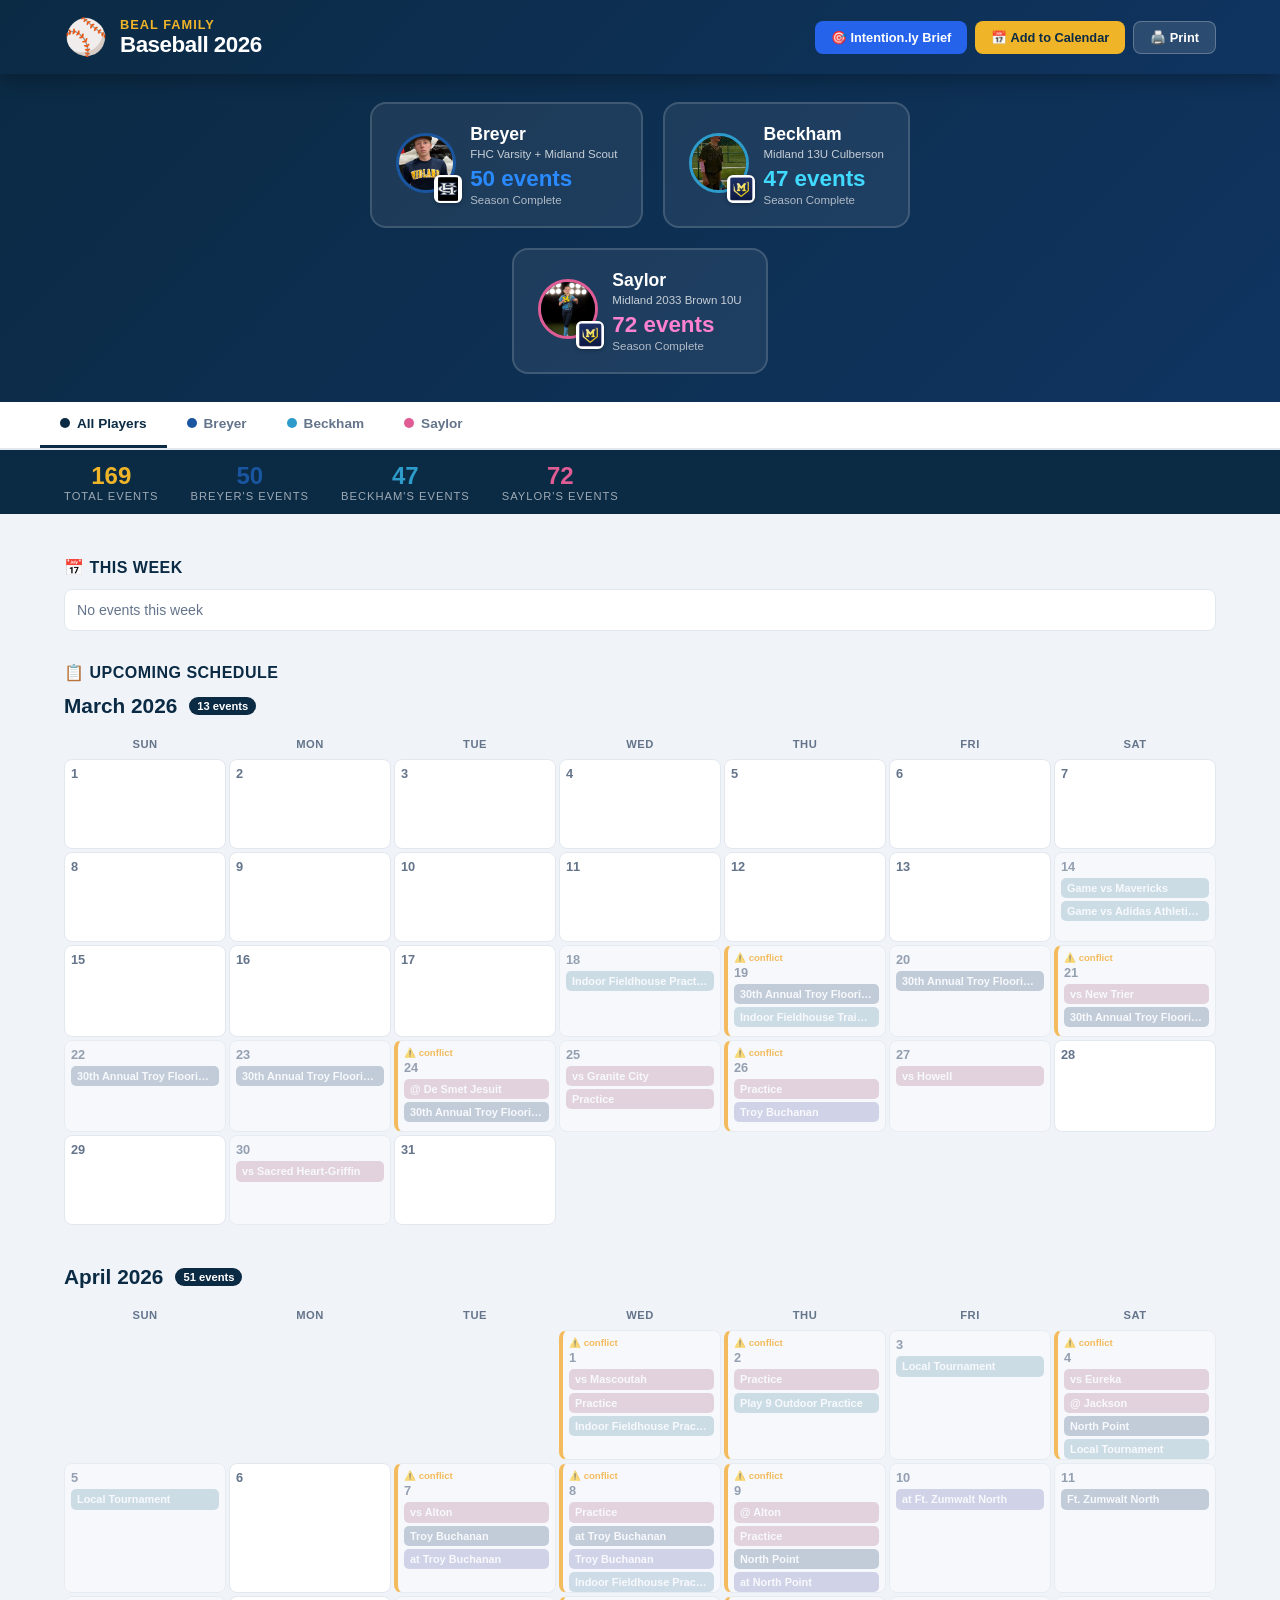
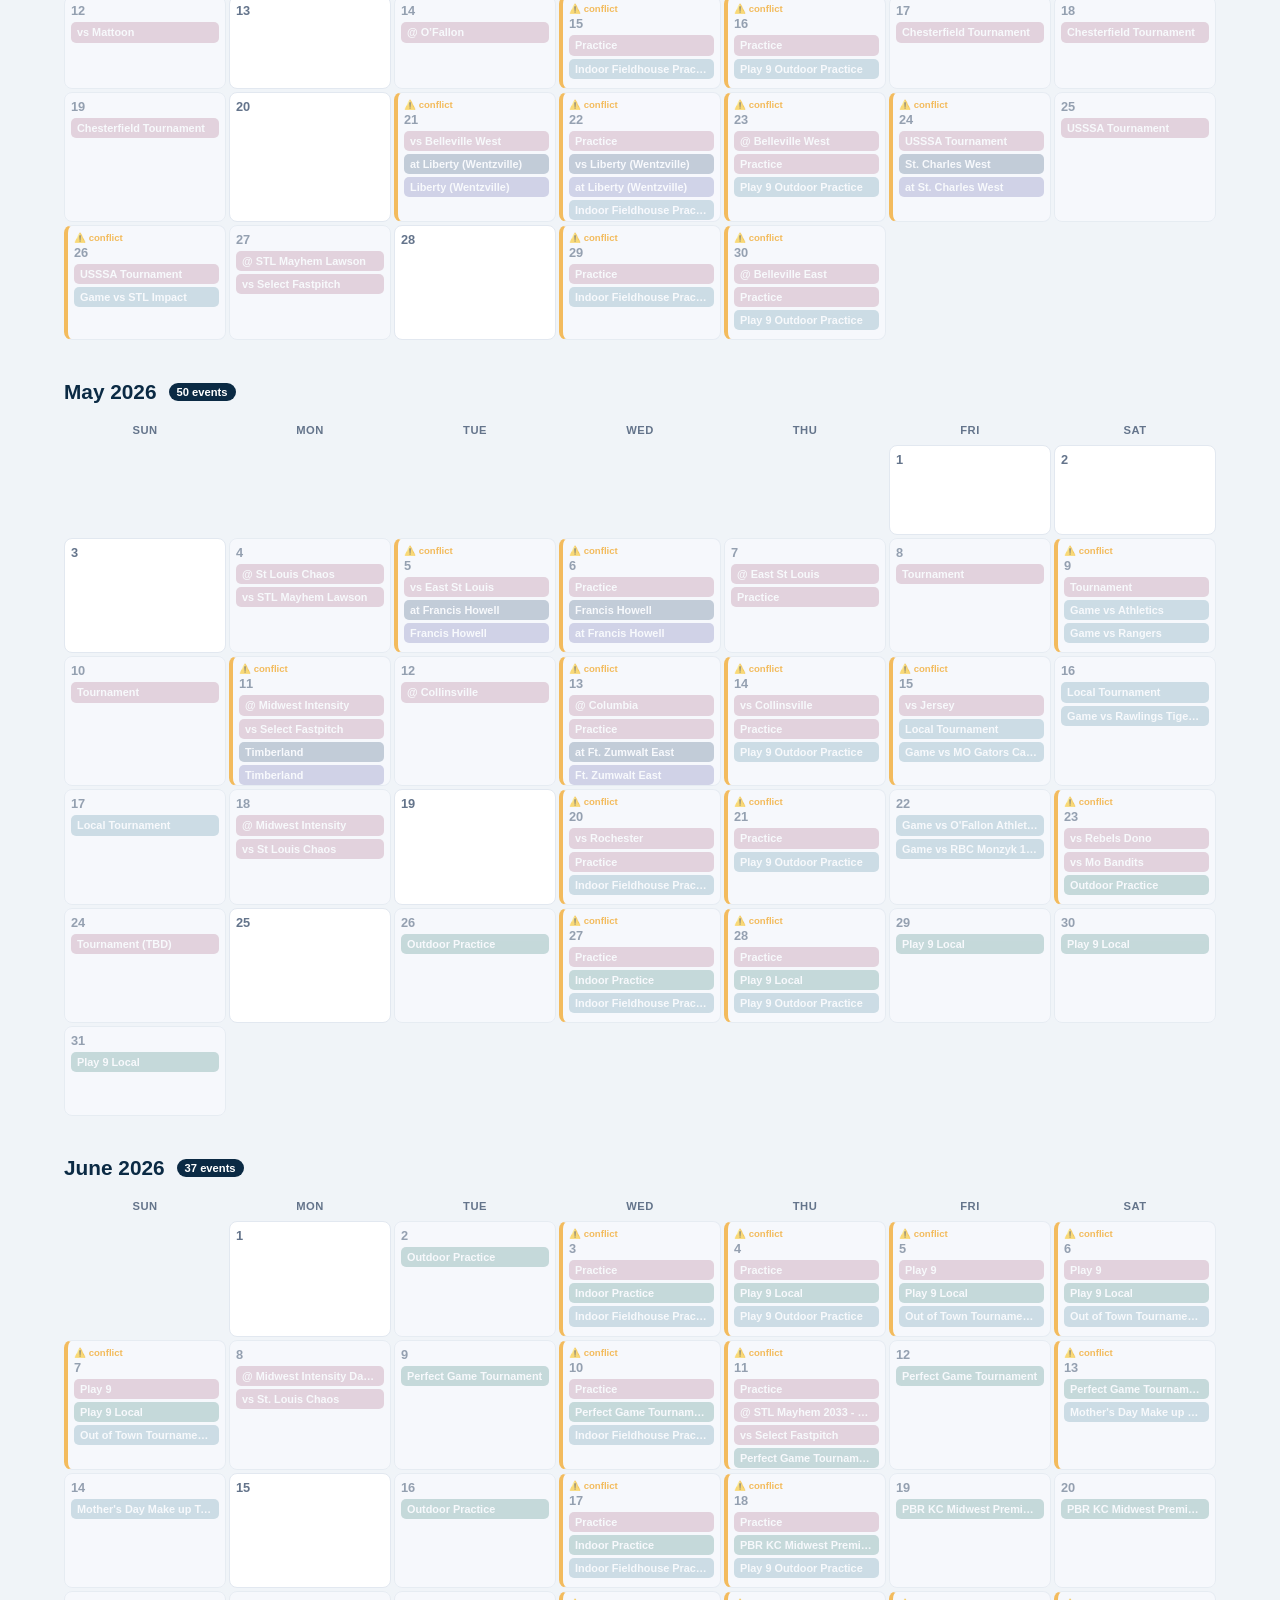
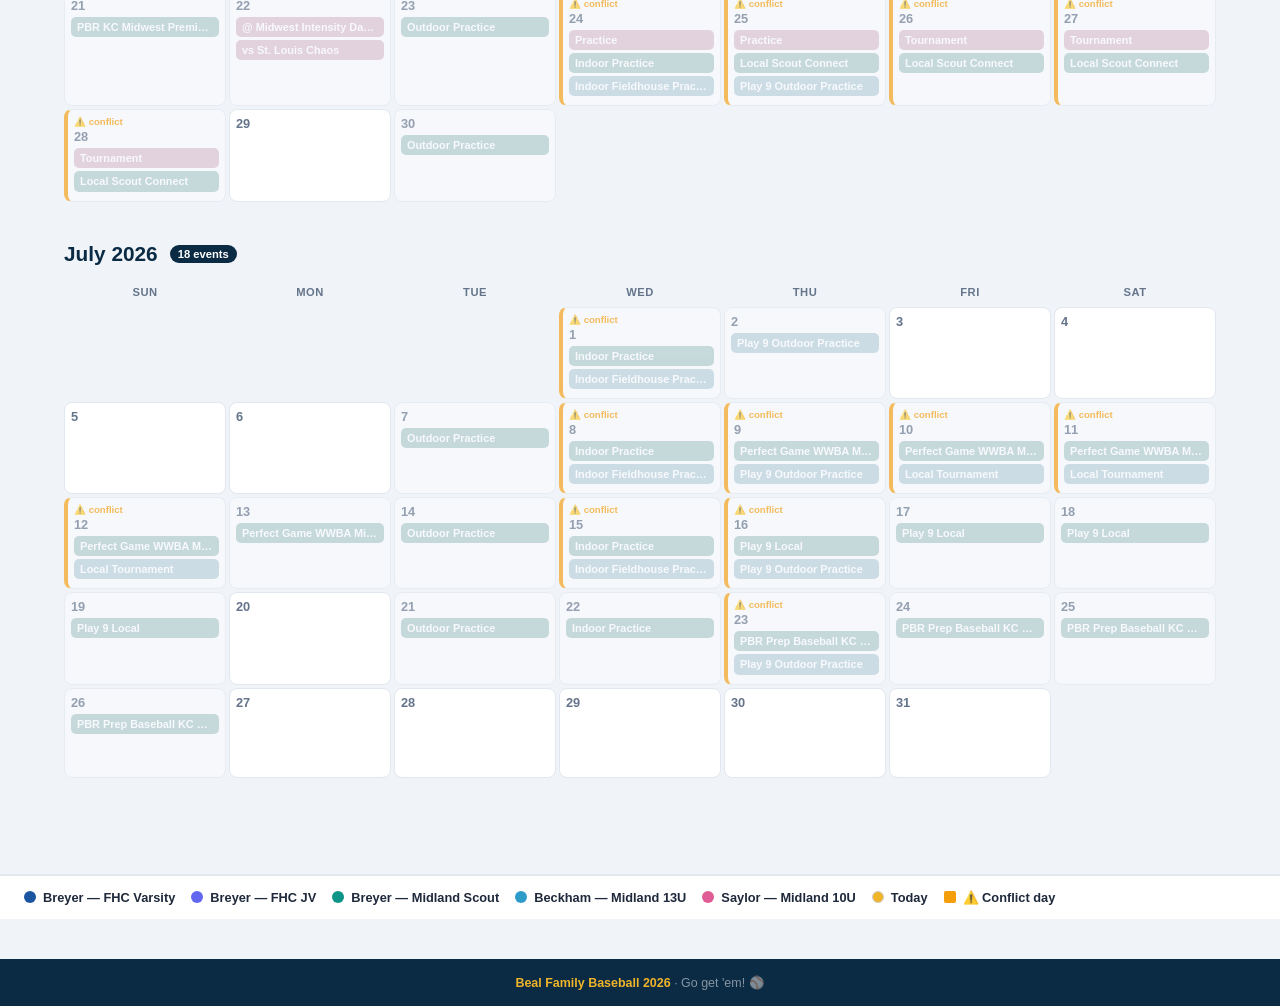
<file: index.html>
<!DOCTYPE html>
<html lang="en">
<head>
  <meta charset="UTF-8" />
  <meta name="viewport" content="width=device-width, initial-scale=1.0" />
  <meta name="robots" content="noindex, nofollow" />
  <title>⚾ Beal Family Baseball 2026</title>
  <link rel="icon" href="data:image/svg+xml,<svg xmlns='http://www.w3.org/2000/svg' viewBox='0 0 64 64'><rect width='64' height='64' rx='12' fill='%230b2a44'/><text y='48' x='32' font-size='40' text-anchor='middle'>⚾</text></svg>" />
  <style>
    *, *::before, *::after { box-sizing: border-box; margin: 0; padding: 0; }

    :root {
      --navy:   #0b2a44;
      --navy2:  #0f3460;
      --gold:   #f0b429;
      --breyer: #1a56a0;
      --breyer-varsity: #1a56a0;
      --breyer-jv:      #6366f1;
      --breyer-midland: #0d9488;
      --beckham:#2e9cca;
      --saylor: #e05c94;
      --bg:     #f0f4f8;
      --card:   #ffffff;
      --text:   #1e293b;
      --muted:  #64748b;
      --border: #e2e8f0;
      --radius: 12px;
    }

    body {
      font-family: -apple-system, BlinkMacSystemFont, 'Segoe UI', Arial, sans-serif;
      background: var(--bg);
      color: var(--text);
      min-height: 100vh;
    }

    /* ── HEADER ── */
    header {
      background: linear-gradient(135deg, var(--navy) 0%, var(--navy2) 100%);
      color: #fff;
      padding: 0;
      position: sticky;
      top: 0;
      z-index: 100;
      box-shadow: 0 4px 20px rgba(0,0,0,0.3);
    }
    .header-inner {
      max-width: 1200px;
      margin: 0 auto;
      padding: 16px 24px;
      display: flex;
      align-items: center;
      justify-content: space-between;
      flex-wrap: wrap;
      gap: 12px;
    }
    .header-title {
      display: flex;
      align-items: center;
      gap: 12px;
    }
    .header-title .ball { font-size: 2.2rem; }
    .header-title h1 { font-size: 1.4rem; font-weight: 800; letter-spacing: -0.5px; }
    .header-title .sub { font-size: 0.8rem; color: var(--gold); font-weight: 600; letter-spacing: 1px; text-transform: uppercase; }

    .header-btns { display: flex; gap: 8px; flex-wrap: wrap; }
    .btn {
      display: inline-flex; align-items: center; gap: 6px;
      padding: 8px 16px; border-radius: 8px; font-size: 0.8rem;
      font-weight: 700; text-decoration: none; cursor: pointer;
      border: none; transition: all 0.2s;
    }
    .btn-gold  { background: var(--gold); color: var(--navy); }
    .btn-ghost { background: rgba(255,255,255,0.12); color: #fff; border: 1px solid rgba(255,255,255,0.25); }
    .btn:hover { transform: translateY(-1px); opacity: 0.9; }

    /* ── PLAYER FILTER TABS ── */
    .filter-bar {
      background: #fff;
      border-bottom: 2px solid var(--border);
      padding: 0 24px;
    }
    .filter-inner {
      max-width: 1200px;
      margin: 0 auto;
      display: flex;
      gap: 0;
      overflow-x: auto;
    }
    .filter-tab {
      padding: 14px 20px;
      font-weight: 700;
      font-size: 0.85rem;
      cursor: pointer;
      border: none;
      background: none;
      border-bottom: 3px solid transparent;
      color: var(--muted);
      transition: all 0.2s;
      white-space: nowrap;
      display: flex;
      align-items: center;
      gap: 7px;
    }
    .filter-tab .dot {
      width: 10px; height: 10px; border-radius: 50%;
    }
    .filter-tab.active, .filter-tab:hover { color: var(--navy); }
    .filter-tab.active { border-bottom-color: var(--navy); }
    .filter-tab[data-kid="breyer"].active   { border-bottom-color: var(--breyer); color: var(--breyer); }
    .filter-tab[data-kid="beckham"].active  { border-bottom-color: var(--beckham); color: var(--beckham); }
    .filter-tab[data-kid="saylor"].active   { border-bottom-color: var(--saylor); color: var(--saylor); }

    /* ── STATS STRIP ── */
    .stats-strip {
      background: var(--navy);
      color: #fff;
    }
    .stats-inner {
      max-width: 1200px;
      margin: 0 auto;
      padding: 12px 24px;
      display: flex;
      gap: 32px;
      flex-wrap: wrap;
    }
    .stat-item { text-align: center; }
    .stat-num { font-size: 1.5rem; font-weight: 900; color: var(--gold); }
    .stat-lbl { font-size: 0.7rem; text-transform: uppercase; letter-spacing: 1px; color: rgba(255,255,255,0.6); }

    /* ── NEXT UP BANNER ── */
    #next-up {
      max-width: 1200px;
      margin: 20px auto 0;
      padding: 0 24px;
    }
    .next-card {
      background: linear-gradient(135deg, var(--navy) 0%, var(--navy2) 100%);
      color: #fff;
      border-radius: var(--radius);
      padding: 20px 24px;
      display: flex;
      align-items: center;
      gap: 16px;
      flex-wrap: wrap;
    }
    .next-badge {
      background: var(--gold);
      color: var(--navy);
      font-size: 0.7rem;
      font-weight: 800;
      padding: 4px 10px;
      border-radius: 20px;
      text-transform: uppercase;
      letter-spacing: 1px;
      white-space: nowrap;
    }
    .next-title { font-size: 1.1rem; font-weight: 800; }
    .next-sub   { font-size: 0.85rem; color: rgba(255,255,255,0.7); margin-top: 2px; }
    .next-days  { margin-left: auto; text-align: right; }
    .next-days .num { font-size: 2rem; font-weight: 900; color: var(--gold); line-height: 1; }
    .next-days .lbl { font-size: 0.7rem; color: rgba(255,255,255,0.6); }

    /* ── MAIN LAYOUT ── */
    main {
      max-width: 1200px;
      margin: 0 auto;
      padding: 24px;
      overflow-x: hidden;
    }
    body { overflow-x: hidden; }

    .month-section { margin-bottom: 40px; }
    .month-header {
      display: flex;
      align-items: center;
      gap: 12px;
      margin-bottom: 14px;
    }
    .month-header h2 {
      font-size: 1.3rem;
      font-weight: 800;
      color: var(--navy);
    }
    .month-header .event-count {
      background: var(--navy);
      color: #fff;
      font-size: 0.7rem;
      font-weight: 700;
      padding: 3px 8px;
      border-radius: 20px;
    }

    /* ── CALENDAR GRID ── */
    .cal-grid {
      display: grid;
      grid-template-columns: repeat(7, minmax(0, 1fr));
      gap: 3px;
      width: 100%;
    }
    .cal-dow {
      text-align: center;
      font-size: 0.7rem;
      font-weight: 700;
      color: var(--muted);
      padding: 6px 0;
      text-transform: uppercase;
      letter-spacing: 0.5px;
    }
    .cal-day {
      background: var(--card);
      border: 1px solid var(--border);
      border-radius: 8px;
      min-height: 90px;
      max-height: 130px;
      padding: 6px;
      overflow: hidden;
      transition: box-shadow 0.2s;
      position: relative;
    }
    .cal-day:hover { box-shadow: 0 2px 12px rgba(0,0,0,0.1); }
    .cal-day.empty { background: transparent; border-color: transparent; }
    .cal-day.today {
      border-color: var(--gold);
      box-shadow: 0 0 0 2px var(--gold);
    }
    .cal-day.has-event { background: #fafbff; }
    .day-num {
      font-size: 0.8rem;
      font-weight: 700;
      color: var(--muted);
      margin-bottom: 4px;
    }
    .cal-day.today .day-num {
      background: var(--gold);
      color: var(--navy);
      width: 22px; height: 22px;
      border-radius: 50%;
      display: flex; align-items: center; justify-content: center;
      font-size: 0.75rem;
    }

    /* ── EVENT CHIPS ── */
    .ev-chip {
      display: block;
      border-radius: 5px;
      padding: 3px 6px;
      font-size: 0.68rem;
      font-weight: 600;
      margin-bottom: 3px;
      line-height: 1.3;
      cursor: pointer;
      transition: opacity 0.2s;
      color: #fff;
      overflow: hidden;
      text-overflow: ellipsis;
      white-space: nowrap;
    }
    .ev-chip:hover { opacity: 0.85; }
    .ev-chip.breyer          { background: var(--breyer-varsity); }
    .ev-chip.breyer-varsity  { background: var(--breyer-varsity); }
    .ev-chip.breyer-jv       { background: var(--breyer-jv); }
    .ev-chip.breyer-midland  { background: var(--breyer-midland); }
    .ev-chip.beckham { background: var(--beckham); }
    .ev-chip.saylor  { background: var(--saylor); }

    /* hidden when filtered */
    .ev-chip.hidden { display: none; }

    /* ── UPCOMING LIST ── */
    .upcoming-section {
      margin-top: 32px;
    }
    .section-title {
      font-size: 1rem;
      font-weight: 800;
      color: var(--navy);
      margin-bottom: 12px;
      text-transform: uppercase;
      letter-spacing: 0.5px;
    }
    .upcoming-list { display: flex; flex-direction: column; gap: 8px; }
    .upcoming-item {
      background: var(--card);
      border: 1px solid var(--border);
      border-radius: 10px;
      padding: 14px 16px;
      display: flex;
      align-items: center;
      gap: 14px;
      transition: box-shadow 0.2s;
    }
    .upcoming-item:hover { box-shadow: 0 2px 12px rgba(0,0,0,0.08); }
    .upcoming-item.hidden { display: none; }
    .ev-color-bar { width: 4px; height: 44px; border-radius: 4px; flex-shrink: 0; }
    .ev-color-bar.breyer          { background: var(--breyer-varsity); }
    .ev-color-bar.breyer-varsity  { background: var(--breyer-varsity); }
    .ev-color-bar.breyer-jv       { background: var(--breyer-jv); }
    .ev-color-bar.breyer-midland  { background: var(--breyer-midland); }
    .ev-color-bar.beckham { background: var(--beckham); }
    .ev-color-bar.saylor  { background: var(--saylor); }
    .ev-date-block { text-align: center; min-width: 44px; }
    .ev-date-block .ev-month { font-size: 0.65rem; font-weight: 700; text-transform: uppercase; color: var(--muted); }
    .ev-date-block .ev-day   { font-size: 1.4rem; font-weight: 900; color: var(--navy); line-height: 1; }
    .ev-info { flex: 1; }
    .ev-info .ev-name { font-weight: 700; font-size: 0.9rem; }
    .ev-info .ev-loc  { font-size: 0.78rem; color: var(--muted); margin-top: 2px; }
    .ev-player-badge {
      padding: 4px 10px; border-radius: 20px; font-size: 0.72rem; font-weight: 700;
      color: #fff; white-space: nowrap;
    }
    .ev-player-badge.breyer          { background: var(--breyer-varsity); }
    .ev-player-badge.breyer-varsity  { background: var(--breyer-varsity); }
    .ev-player-badge.breyer-jv       { background: var(--breyer-jv); }
    .ev-player-badge.breyer-midland  { background: var(--breyer-midland); }
    .ev-player-badge.beckham { background: var(--beckham); }
    .ev-player-badge.saylor  { background: var(--saylor); }

    /* ── LEGEND ── */
    .legend-bar {
      display: flex; gap: 16px; flex-wrap: wrap;
      background: var(--card);
      border-top: 2px solid var(--border);
      padding: 14px 24px;
      margin-top: 32px;
    }
    .legend-bar .leg {
      display: flex; align-items: center; gap: 7px;
      font-size: 0.8rem; font-weight: 600; color: var(--text);
    }
    .leg-dot { width: 12px; height: 12px; border-radius: 50%; }

    /* ── FOOTER ── */
    footer {
      background: var(--navy);
      color: rgba(255,255,255,0.5);
      text-align: center;
      padding: 16px;
      font-size: 0.78rem;
      margin-top: 40px;
    }
    footer span { color: var(--gold); font-weight: 700; }

    /* ── MODAL ── */
    .modal-overlay {
      display: none;
      position: fixed; inset: 0;
      background: rgba(0,0,0,0.5);
      z-index: 999;
      align-items: center;
      justify-content: center;
    }
    .modal-overlay.open { display: flex; }
    .modal {
      background: #fff;
      border-radius: 16px;
      padding: 28px;
      max-width: 420px;
      width: 90%;
      box-shadow: 0 20px 60px rgba(0,0,0,0.3);
    }
    .modal h3 { font-size: 1.1rem; font-weight: 800; margin-bottom: 12px; }
    .modal-row { display: flex; gap: 8px; align-items: flex-start; margin: 8px 0; font-size: 0.9rem; }
    .modal-row .icon { font-size: 1rem; flex-shrink: 0; margin-top: 2px; }
    .modal-close {
      margin-top: 20px; width: 100%;
      padding: 10px; border-radius: 8px; border: none;
      background: var(--navy); color: #fff;
      font-weight: 700; cursor: pointer; font-size: 0.9rem;
    }

    /* Player Cards Hero */
    .players-hero {
      background: linear-gradient(135deg, var(--navy) 0%, var(--navy2) 100%);
      padding: 28px 20px;
    }
    .players-inner {
      max-width: 800px; margin: 0 auto;
      display: flex; gap: 20px; justify-content: center;
      flex-wrap: wrap;
    }
    .player-card {
      background: rgba(255,255,255,0.07);
      border: 2px solid rgba(255,255,255,0.15);
      border-radius: 16px;
      padding: 20px 24px;
      display: flex; align-items: center; gap: 14px;
      cursor: pointer; transition: transform 0.2s, background 0.2s;
      min-width: 180px;
    }
    .player-card:hover { transform: translateY(-3px); background: rgba(255,255,255,0.12); }
    .player-card img {
      width: 60px; height: 60px; border-radius: 50%;
      object-fit: cover; border: 3px solid;
    }
    .player-card.breyer img { border-color: var(--breyer); }
    .player-card.beckham img { border-color: var(--beckham); }
    .player-card.saylor img { border-color: var(--saylor); }
    .player-card-info { color: #fff; }
    .player-card-name { font-size: 1.1rem; font-weight: 800; }
    .player-card-team { font-size: 0.72rem; opacity: 0.75; margin-top: 2px; line-height: 1.3; }
    .player-card-count { font-size: 1.4rem; font-weight: 900; margin-top: 4px; }
    .player-card.breyer .player-card-count { color: var(--breyer); filter: brightness(1.6); }
    .player-card.beckham .player-card-count { color: var(--beckham); filter: brightness(1.4); }
    .player-card.saylor .player-card-count { color: var(--saylor); filter: brightness(1.4); }
    .player-card-next { font-size: 0.72rem; color: rgba(255,255,255,0.65); margin-top: 2px; }

    @media (max-width: 768px) {
      main { padding: 8px; overflow-x: hidden; }
      .cal-grid { gap: 1px; }
      .cal-day { min-height: 52px; max-height: 100px; padding: 3px; border-radius: 4px; }
      .ev-chip { font-size: 0.58rem; padding: 1px 3px; margin-bottom: 2px; }
      .day-num { font-size: 0.7rem; margin-bottom: 2px; }
      .cal-dow { font-size: 0.6rem; padding: 4px 0; }
      .header-title h1 { font-size: 1.1rem; }
      .stats-inner { gap: 12px; padding: 10px 16px; }
      .stat-num { font-size: 1.2rem; }
      .players-inner { gap: 12px; }
      .player-card { padding: 14px 16px; min-width: 140px; }
      .player-card img { width: 48px; height: 48px; }
      .month-header h2 { font-size: 1.1rem; }
      .next-card { padding: 14px 16px; }
    }
    @media (max-width: 420px) {
      main { padding: 6px; }
      .cal-day { min-height: 38px; max-height: 80px; padding: 2px; }
      .ev-chip { font-size: 0.5rem; padding: 1px 2px; }
      .day-num { font-size: 0.62rem; }
      .cal-dow { font-size: 0.55rem; }
      .player-card-name { font-size: 0.95rem; }
      .player-card-team { font-size: 0.65rem; }
    }

    /* ── THIS WEEK ── */
    .this-week-section { margin-bottom: 28px; }
    .week-day-group { margin-bottom: 14px; }
    .week-day-label { font-size: 0.78rem; font-weight: 800; color: var(--navy); text-transform: uppercase; letter-spacing: 0.5px; margin-bottom: 6px; padding-bottom: 4px; border-bottom: 1px solid var(--border); }
    .week-ev-row { display: flex; align-items: center; gap: 10px; padding: 8px 12px; background: var(--card); border: 1px solid var(--border); border-radius: 8px; margin-bottom: 4px; cursor: pointer; transition: box-shadow 0.2s; font-size: 0.85rem; }
    .week-ev-row:hover { box-shadow: 0 2px 8px rgba(0,0,0,0.08); }
    .week-ev-row.hidden { display: none; }
    .week-dot { width: 10px; height: 10px; border-radius: 50%; flex-shrink: 0; }
    .week-time { color: var(--muted); font-size: 0.78rem; min-width: 60px; }
    .week-title { flex: 1; font-weight: 600; }
    .no-week-events { color: var(--muted); font-size: 0.88rem; padding: 12px; background: var(--card); border-radius: 8px; border: 1px solid var(--border); }

    /* ── CONFLICT DETECTOR ── */
    .cal-day.has-conflict { border-left: 4px solid #f59e0b; }
    .conflict-badge { font-size: 0.6rem; font-weight: 700; color: #f59e0b; margin-bottom: 2px; }

    /* ── PAST EVENTS ── */
    .ev-chip.past { opacity: 0.4; filter: grayscale(0.5); }
    .cal-day.all-past { opacity: 0.65; }

    /* ── PRINT ── */
    @page { size: landscape; margin: 0.4in; }
    @media print {
      * { -webkit-print-color-adjust: exact !important; print-color-adjust: exact !important; }
      .header-btns, .filter-bar, .stats-strip, #next-up, .players-hero,
      .this-week-section, .upcoming-section, .legend-bar, footer { display: none !important; }
      header { position: static; box-shadow: none; background: none !important; padding: 0 0 6px 0; }
      header .sub { color: #888 !important; }
      header h1 { color: #000 !important; font-size: 1rem; }
      main { padding: 0; max-width: 100%; }
      .month-section { page-break-after: always; break-after: page; margin-bottom: 0; }
      .month-section:last-child { page-break-after: avoid; break-after: avoid; }
      .cal-grid { gap: 2px; }
      .cal-dow { font-size: 0.65rem; padding: 3px 0; }
      .cal-day { background: #fff !important; border: 1px solid #bbb !important; min-height: 72px; padding: 3px; box-shadow: none !important; opacity: 1 !important; border-radius: 3px; }
      .cal-day.today { border: 2px solid #f0b429 !important; }
      .cal-day.has-conflict { border-left: 3px solid #f59e0b !important; }
      .cal-day.all-past { opacity: 1 !important; }
      .day-num { font-size: 0.7rem; margin-bottom: 2px; }
      .ev-chip { font-size: 6.5px !important; padding: 1px 3px !important; margin-bottom: 2px; opacity: 1 !important; filter: none !important; border-radius: 3px; }
      .ev-chip.past { opacity: 1 !important; filter: none !important; }
      .month-header { margin-bottom: 6px; }
      .month-header h2 { font-size: 1rem; color: #000; }
      .month-header .event-count { background: #0b2a44; color: #fff; font-size: 0.65rem; }
      /* Print legend at bottom */
      .print-legend { display: flex !important; gap: 14px; flex-wrap: wrap; margin-top: 8px; padding-top: 6px; border-top: 1px solid #ccc; font-size: 8px; }
      .print-legend span { display: inline-flex; align-items: center; gap: 4px; }
      .print-legend .dot { width: 8px; height: 8px; border-radius: 50%; display: inline-block; }
      body::before { content: "⚾  Beal Family Baseball 2026  ·  " attr(data-print-date); display: block; text-align: center; font-size: 11px; font-weight: bold; margin-bottom: 10px; padding-bottom: 6px; border-bottom: 1px solid #ccc; letter-spacing: 0.5px; }
    }
  </style>
</head>
<body>

<!-- HEADER -->
<header>
  <div class="header-inner">
    <div class="header-title">
      <span class="ball">⚾</span>
      <div>
        <div class="sub">Beal Family</div>
        <h1>Baseball 2026</h1>
      </div>
    </div>
    <div class="header-btns">
      <a href="intentionally.html" class="btn" style="background:#2563eb;color:#fff;font-weight:700;">🎯 Intention.ly Brief</a>
      <a href="beal-family-baseball.ics" download class="btn btn-gold">📅 Add to Calendar</a>
      <button onclick="window.print()" class="btn btn-ghost">🖨️ Print</button>
    </div>
  </div>
</header>

<!-- PLAYER HEROES -->
<div class="players-hero">
  <div class="players-inner">
    <div class="player-card breyer" onclick="setFilter('breyer', document.querySelector('[data-kid=breyer]'))">
      <div style="position:relative;flex-shrink:0">
        <img src="breyer.png" alt="Breyer" />
        <img src="fhc-logo.png" alt="FHC" style="position:absolute;bottom:-6px;right:-6px;width:28px;height:28px;border-radius:6px;border:2px solid #fff;object-fit:contain;background:#fff;box-shadow:0 1px 4px rgba(0,0,0,0.3)" />
      </div>
      <div class="player-card-info">
        <div class="player-card-name">Breyer</div>
        <div class="player-card-team">FHC Varsity + Midland Scout</div>
        <div class="player-card-count" id="count-breyer">— events</div>
        <div class="player-card-next" id="next-breyer"></div>
      </div>
    </div>
    <div class="player-card beckham" onclick="setFilter('beckham', document.querySelector('[data-kid=beckham]'))">
      <div style="position:relative;flex-shrink:0">
        <img src="beckham.png" alt="Beckham" />
        <img src="baseball-logo.png" alt="Midland" style="position:absolute;bottom:-6px;right:-6px;width:28px;height:28px;border-radius:6px;border:2px solid #fff;object-fit:contain;background:#fff;box-shadow:0 1px 4px rgba(0,0,0,0.3)" />
      </div>
      <div class="player-card-info">
        <div class="player-card-name">Beckham</div>
        <div class="player-card-team">Midland 13U Culberson</div>
        <div class="player-card-count" id="count-beckham">— events</div>
        <div class="player-card-next" id="next-beckham"></div>
      </div>
    </div>
    <div class="player-card saylor" onclick="setFilter('saylor', document.querySelector('[data-kid=saylor]'))">
      <div style="position:relative;flex-shrink:0">
        <img src="saylor.png" alt="Saylor" />
        <img src="baseball-logo.png" alt="Midland" style="position:absolute;bottom:-6px;right:-6px;width:28px;height:28px;border-radius:6px;border:2px solid #fff;object-fit:contain;background:#fff;box-shadow:0 1px 4px rgba(0,0,0,0.3)" />
      </div>
      <div class="player-card-info">
        <div class="player-card-name">Saylor</div>
        <div class="player-card-team">Midland 2033 Brown 10U</div>
        <div class="player-card-count" id="count-saylor">— events</div>
        <div class="player-card-next" id="next-saylor"></div>
      </div>
    </div>
  </div>
</div>

<!-- FILTER TABS -->
<div class="filter-bar">
  <div class="filter-inner">
    <button class="filter-tab active" data-kid="all" onclick="setFilter('all',this)">
      <span class="dot" style="background:#0b2a44"></span> All Players
    </button>
    <button class="filter-tab" data-kid="breyer" onclick="setFilter('breyer',this)">
      <span class="dot" style="background:var(--breyer)"></span> Breyer
    </button>
    <button class="filter-tab" data-kid="beckham" onclick="setFilter('beckham',this)">
      <span class="dot" style="background:var(--beckham)"></span> Beckham
    </button>
    <button class="filter-tab" data-kid="saylor" onclick="setFilter('saylor',this)">
      <span class="dot" style="background:var(--saylor)"></span> Saylor
    </button>
  </div>
</div>

<!-- STATS STRIP -->
<div class="stats-strip">
  <div class="stats-inner" id="stats-strip">
    <!-- filled by JS -->
  </div>
</div>

<!-- NEXT UP -->
<div id="next-up"></div>

<!-- MAIN -->
<main id="main-content">
  <!-- filled by JS -->
</main>

<!-- LEGEND -->
<div class="legend-bar">
  <div class="leg"><div class="leg-dot" style="background:#1a56a0"></div> Breyer — FHC Varsity</div>
  <div class="leg"><div class="leg-dot" style="background:#6366f1"></div> Breyer — FHC JV</div>
  <div class="leg"><div class="leg-dot" style="background:#0d9488"></div> Breyer — Midland Scout</div>
  <div class="leg"><div class="leg-dot" style="background:var(--beckham)"></div> Beckham — Midland 13U</div>
  <div class="leg"><div class="leg-dot" style="background:var(--saylor)"></div> Saylor — Midland 10U</div>
  <div class="leg"><div class="leg-dot" style="background:var(--gold);border:1px solid #ccc"></div> Today</div>
  <div class="leg"><div class="leg-dot" style="background:#f59e0b;border-radius:2px"></div> ⚠️ Conflict day</div>
</div>

<!-- PRINT LEGEND (only shows when printing) -->
<div class="print-legend" style="display:none">
  <span><span class="dot" style="background:#1a56a0"></span> Breyer FHC Varsity</span>
  <span><span class="dot" style="background:#6366f1"></span> Breyer FHC JV</span>
  <span><span class="dot" style="background:#0d9488"></span> Breyer Midland Scout</span>
  <span><span class="dot" style="background:#2e9cca"></span> Beckham Midland 13U</span>
  <span><span class="dot" style="background:#e05c94"></span> Saylor Midland 10U</span>
  <span><span class="dot" style="background:#f0b429;border:1px solid #ccc"></span> Today</span>
  <span><span class="dot" style="background:#f59e0b;border-radius:2px"></span> ⚠️ Conflict</span>
</div>

<!-- FOOTER -->
<footer>
  <span>Beal Family Baseball 2026</span> · Go get 'em! ⚾
</footer>

<!-- EVENT MODAL -->
<div class="modal-overlay" id="modal" onclick="closeModal(event)">
  <div class="modal" id="modal-box">
    <h3 id="modal-title"></h3>
    <div class="modal-row"><span class="icon">📅</span><span id="modal-date"></span></div>
    <div class="modal-row"><span class="icon">🕐</span><span id="modal-time"></span></div>
    <div class="modal-row"><span class="icon">📍</span><span id="modal-loc"></span></div>
    <div class="modal-row"><span class="icon">👤</span><span id="modal-kid"></span> — <span id="modal-team"></span></div>
    <button class="modal-close" style="background:#16a34a;margin-bottom:8px" onclick="downloadICS()">📅 Add to Calendar</button>
    <button class="modal-close" onclick="document.getElementById('modal').classList.remove('open')">Close</button>
  </div>
</div>

<script src="calendar-data.js"></script>
<script>
const events = typeof BEAL_EVENTS !== 'undefined' ? BEAL_EVENTS : [];

// Returns CSS color class for an event (handles Breyer's 3 sub-teams)
function kidClass(ev) {
  if (ev.kid.toLowerCase() !== 'breyer') return ev.kid.toLowerCase();
  const t = (ev.team || '').toLowerCase();
  if (t.includes('jv'))      return 'breyer-jv';
  if (t.includes('midland')) return 'breyer-midland';
  return 'breyer-varsity';
}
const months = [
  {year:2026, month:2, name:"March"},
  {year:2026, month:3, name:"April"},
  {year:2026, month:4, name:"May"},
  {year:2026, month:5, name:"June"},
  {year:2026, month:6, name:"July"},
];

const DAYS = ["Sun","Mon","Tue","Wed","Thu","Fri","Sat"];
const MONTH_SHORT = ["Jan","Feb","Mar","Apr","May","Jun","Jul","Aug","Sep","Oct","Nov","Dec"];

let currentFilter = "all";
let currentModalEvent = null;

function setFilter(kid, btn) {
  currentFilter = kid;
  document.querySelectorAll('.filter-tab').forEach(t => t.classList.remove('active'));
  btn.classList.add('active');
  document.querySelectorAll('.ev-chip').forEach(el => {
    const chipKid = [...el.classList].find(c => c !== 'ev-chip' && c !== 'hidden' && c !== 'past');
    const matches = kid === 'all' || (chipKid && chipKid.startsWith(kid));
    el.classList.toggle('hidden', !matches);
  });
  document.querySelectorAll('.upcoming-item').forEach(el => {
    el.classList.toggle('hidden', kid !== 'all' && el.dataset.kid !== kid);
  });
  document.querySelectorAll('.week-ev-row').forEach(el => {
    el.classList.toggle('hidden', kid !== 'all' && el.dataset.kid !== kid);
  });
  document.querySelectorAll('.week-day-group').forEach(grp => {
    grp.style.display = grp.querySelectorAll('.week-ev-row:not(.hidden)').length ? '' : 'none';
  });
  // Hide month sections that have no events for this kid
  document.querySelectorAll('.month-section').forEach(sec => {
    if (kid === 'all') { sec.style.display = ''; return; }
    sec.style.display = sec.dataset['has' + kid.charAt(0).toUpperCase() + kid.slice(1)] === '1' ? '' : 'none';
  });
  history.replaceState(null, '', kid === 'all' ? location.pathname : '?kid=' + kid);
}

// Normalize events: multi-day events use startDate/endDate, single use date
function getEventDate(ev) { return ev.date || ev.startDate; }
function eventMatchesDate(ev, dateStr) {
  if (ev.date) return ev.date === dateStr;
  if (ev.startDate && ev.endDate) {
    const d = new Date(dateStr + 'T12:00:00');
    const s = new Date(ev.startDate + 'T12:00:00');
    const e = new Date(ev.endDate + 'T12:00:00');
    return d >= s && d <= e;
  }
  return false;
}

function openModal(ev) {
  currentModalEvent = ev;
  const dateStr = getEventDate(ev);
  const d = new Date(dateStr + 'T12:00:00');
  document.getElementById('modal-title').textContent = ev.title;
  let dateLabel = d.toLocaleDateString('en-US',{weekday:'long',month:'long',day:'numeric',year:'numeric'});
  if (ev.startDate && ev.endDate && ev.startDate !== ev.endDate) {
    const s = new Date(ev.startDate+'T12:00:00');
    const e = new Date(ev.endDate+'T12:00:00');
    dateLabel = s.toLocaleDateString('en-US',{month:'long',day:'numeric'}) + ' – ' + e.toLocaleDateString('en-US',{month:'long',day:'numeric',year:'numeric'});
  }
  document.getElementById('modal-date').textContent = dateLabel;
  document.getElementById('modal-loc').textContent = ev.location;
  document.getElementById('modal-kid').textContent = ev.kid.charAt(0).toUpperCase() + ev.kid.slice(1);
  document.getElementById('modal-team').textContent = ev.team || '';
  document.getElementById('modal-time').textContent = ev.time || '';
  document.getElementById('modal').classList.add('open');
}

function closeModal(e) {
  if (e.target.id === 'modal') document.getElementById('modal').classList.remove('open');
}

function downloadICS() {
  const ev = currentModalEvent;
  if (!ev) return;
  const isMultiDay = ev.startDate && ev.endDate && ev.startDate !== ev.endDate;
  let dtstart, dtend;
  if (isMultiDay) {
    dtstart = 'DTSTART;VALUE=DATE:' + ev.startDate.replace(/-/g,'');
    const endD = new Date(ev.endDate + 'T12:00:00');
    endD.setDate(endD.getDate() + 1);
    dtend = 'DTEND;VALUE=DATE:' + endD.getFullYear() + String(endD.getMonth()+1).padStart(2,'0') + String(endD.getDate()).padStart(2,'0');
  } else {
    const ds = getEventDate(ev).replace(/-/g,'');
    const tm = ev.time && ev.time.match(/(\d+):(\d+)\s*(AM|PM)/i);
    if (tm) {
      let h = parseInt(tm[1]), mn = parseInt(tm[2]);
      if (tm[3].toUpperCase()==='PM' && h!==12) h+=12;
      if (tm[3].toUpperCase()==='AM' && h===12) h=0;
      const fmt = (n) => String(n).padStart(2,'0');
      dtstart = 'DTSTART:' + ds + 'T' + fmt(h) + fmt(mn) + '00';
      dtend   = 'DTEND:'   + ds + 'T' + fmt(h+2) + fmt(mn) + '00';
    } else {
      dtstart = 'DTSTART;VALUE=DATE:' + ds;
      dtend   = 'DTEND;VALUE=DATE:'   + ds;
    }
  }
  const ics = [
    'BEGIN:VCALENDAR','VERSION:2.0','PRODID:-//BealBaseball//2026//EN',
    'BEGIN:VEVENT', dtstart, dtend,
    'SUMMARY:' + ev.title,
    'LOCATION:' + (ev.location || ''),
    'DESCRIPTION:' + (ev.kid.charAt(0).toUpperCase()+ev.kid.slice(1)) + ' - ' + (ev.team || ''),
    'END:VEVENT','END:VCALENDAR'
  ].join('\r\n');
  const a = document.createElement('a');
  a.href = URL.createObjectURL(new Blob([ics], {type:'text/calendar'}));
  a.download = ev.title.replace(/[^a-z0-9]/gi,'_') + '.ics';
  a.click();
}

function buildStats() {
  const today = new Date(); today.setHours(0,0,0,0);
  const total = events.length;
  const kids = ['breyer','beckham','saylor'];
  const strip = document.getElementById('stats-strip');
  strip.innerHTML = `
    <div class="stat-item"><div class="stat-num">${total}</div><div class="stat-lbl">Total Events</div></div>
    ${kids.map(k => `<div class="stat-item"><div class="stat-num" style="color:var(--${k})">${events.filter(e=>e.kid.toLowerCase()===k).length}</div><div class="stat-lbl">${k.charAt(0).toUpperCase()+k.slice(1)}'s Events</div></div>`).join('')}
  `;
  kids.forEach(k => {
    const el = document.getElementById('count-' + k);
    const nextEl = document.getElementById('next-' + k);
    const count = events.filter(e => e.kid.toLowerCase() === k).length;
    if (el) el.textContent = count + ' events';
    if (nextEl) {
      const kidFuture = events
        .filter(e => e.kid.toLowerCase() === k)
        .map(e => ({...e, d: new Date(getEventDate(e)+'T12:00:00')}))
        .filter(e => e.d >= today)
        .sort((a,b) => a.d - b.d);
      if (!kidFuture.length) {
        nextEl.textContent = 'Season Complete';
      } else {
        const diff = Math.round((kidFuture[0].d - today) / 86400000);
        if (diff === 0) nextEl.textContent = 'Next: Today!';
        else if (diff === 1) nextEl.textContent = 'Next: Tomorrow';
        else nextEl.textContent = `Next: ${MONTH_SHORT[kidFuture[0].d.getMonth()]} ${kidFuture[0].d.getDate()}`;
      }
    }
  });
}

function buildNextUp() {
  const today = new Date(); today.setHours(0,0,0,0);
  const upcoming = events
    .map(e => ({...e, d: new Date(getEventDate(e)+'T12:00:00')}))
    .filter(e => e.d >= today)
    .sort((a,b) => a.d - b.d);
  const next = upcoming[0];
  if (!next) return;
  const diff = Math.round((next.d - today) / 86400000);
  const label = diff === 0 ? 'TODAY!' : diff === 1 ? 'TOMORROW' : `IN ${diff} DAYS`;
  document.getElementById('next-up').innerHTML = `
    <div class="next-card">
      <div>
        <div class="next-badge">⚾ Next Up</div>
        <div class="next-title" style="margin-top:6px">${next.title}</div>
        <div class="next-sub">📍 ${next.location}</div>
      </div>
      <div class="next-days">
        <div class="num">${diff === 0 ? '🔥' : diff}</div>
        <div class="lbl">${label}</div>
      </div>
    </div>
  `;
}

function buildCalendars() {
  const today = new Date(); today.setHours(0,0,0,0);
  const main = document.getElementById('main-content');
  const DOW_FULL = ['Sunday','Monday','Tuesday','Wednesday','Thursday','Friday','Saturday'];

  // Upcoming list (future events only)
  const sortedEvents = [...events]
    .map(e => ({...e, d: new Date(getEventDate(e)+'T12:00:00')}))
    .filter(e => e.d >= today)
    .sort((a,b) => a.d - b.d);

  // ── This Week section ──
  let thisWeekHTML = `<div class="this-week-section"><div class="section-title">📅 This Week</div>`;
  const weekDays = [];
  for (let i = 0; i <= 6; i++) {
    const d = new Date(today); d.setDate(today.getDate() + i);
    const ds = `${d.getFullYear()}-${String(d.getMonth()+1).padStart(2,'0')}-${String(d.getDate()).padStart(2,'0')}`;
    const dayEvs = events.filter(e => eventMatchesDate(e, ds));
    if (dayEvs.length) weekDays.push({d, dayEvs, i});
  }
  if (!weekDays.length) {
    const nextEv = sortedEvents[0];
    thisWeekHTML += `<div class="no-week-events">No events this week${nextEv ? ` — next up is <strong>${nextEv.title}</strong>` : ''}</div>`;
  } else {
    weekDays.forEach(({d, dayEvs, i}) => {
      const lbl = i===0 ? `Today - ${DOW_FULL[d.getDay()]} ${MONTH_SHORT[d.getMonth()]} ${d.getDate()}`
                : i===1 ? `Tomorrow - ${DOW_FULL[d.getDay()]} ${MONTH_SHORT[d.getMonth()]} ${d.getDate()}`
                        : `${DOW_FULL[d.getDay()]} ${MONTH_SHORT[d.getMonth()]} ${d.getDate()}`;
      thisWeekHTML += `<div class="week-day-group"><div class="week-day-label">${lbl}</div>`;
      dayEvs.forEach(ev => {
        const kLC = ev.kid.toLowerCase();
        const kClass = kidClass(ev);
        const dotColors = {'breyer-varsity':'#1a56a0','breyer-jv':'#6366f1','breyer-midland':'#0d9488','beckham':'#2e9cca','saylor':'#e05c94'};
        const dotColor = dotColors[kClass] || '#1a56a0';
        thisWeekHTML += `<div class="week-ev-row" data-kid="${kLC}" onclick='openModal(${JSON.stringify(ev)})'>
          <span class="week-dot" style="background:${dotColor}"></span>
          <span class="week-time">${ev.time || ''}</span>
          <span class="week-title">${ev.title}</span>
          <span class="ev-player-badge ${kClass}">${ev.kid.charAt(0).toUpperCase()+ev.kid.slice(1)} · ${ev.team||''}</span>
        </div>`;
      });
      thisWeekHTML += `</div>`;
    });
  }
  thisWeekHTML += `</div>`;

  // ── Upcoming list ──
  let upcomingHTML = `<div class="upcoming-section">
    <div class="section-title">📋 Upcoming Schedule</div>
    <div class="upcoming-list">`;
  sortedEvents.forEach(ev => {
    const d = ev.d;
    const kidLC = ev.kid.toLowerCase();
    const kClass = kidClass(ev);
    upcomingHTML += `
      <div class="upcoming-item" data-kid="${kidLC}" onclick='openModal(${JSON.stringify(ev)})'>
        <div class="ev-color-bar ${kClass}"></div>
        <div class="ev-date-block">
          <div class="ev-month">${MONTH_SHORT[d.getMonth()]}</div>
          <div class="ev-day">${d.getDate()}</div>
        </div>
        <div class="ev-info">
          <div class="ev-name">${ev.title}</div>
          <div class="ev-loc">📍 ${ev.location} · ${ev.team || ''}</div>
        </div>
        <div class="ev-player-badge ${kClass}">${ev.kid.charAt(0).toUpperCase()+ev.kid.slice(1)}</div>
      </div>`;
  });
  upcomingHTML += `</div></div>`;

  main.innerHTML = thisWeekHTML + upcomingHTML;

  // ── Calendar months ──
  months.forEach(m => {
    const monthEvents = events.filter(e => {
      const dateStr = getEventDate(e);
      if (!dateStr) return false;
      const [y,mo] = dateStr.split('-').map(Number);
      if (e.startDate && e.endDate) {
        const s = new Date(e.startDate+'T12:00:00');
        const endD = new Date(e.endDate+'T12:00:00');
        const mStart = new Date(m.year, m.month, 1);
        const mEnd = new Date(m.year, m.month+1, 0);
        return s <= mEnd && endD >= mStart;
      }
      return y === m.year && mo === m.month+1;
    });

    const sec = document.createElement('div');
    sec.className = 'month-section';

    const hdr = document.createElement('div');
    hdr.className = 'month-header';
    hdr.innerHTML = `<h2>${m.name} 2026</h2>${monthEvents.length ? `<span class="event-count">${monthEvents.length} event${monthEvents.length>1?'s':''}</span>` : ''}`;
    sec.appendChild(hdr);

    const grid = document.createElement('div');
    grid.className = 'cal-grid';

    DAYS.forEach(d => {
      const dow = document.createElement('div');
      dow.className = 'cal-dow';
      dow.textContent = d;
      grid.appendChild(dow);
    });

    const firstDay = new Date(m.year, m.month, 1).getDay();
    const daysInMonth = new Date(m.year, m.month+1, 0).getDate();

    for (let i = 0; i < firstDay; i++) {
      const blank = document.createElement('div');
      blank.className = 'cal-day empty';
      grid.appendChild(blank);
    }

    for (let d = 1; d <= daysInMonth; d++) {
      const dateStr = `${m.year}-${String(m.month+1).padStart(2,'0')}-${String(d).padStart(2,'0')}`;
      const dayEvents = events.filter(e => eventMatchesDate(e, dateStr));
      const isToday = new Date(m.year, m.month, d).getTime() === today.getTime();
      const cellDate = new Date(m.year, m.month, d);
      const isPastDay = cellDate < today;

      // Conflict: 2+ different kids
      const kidsOnDay = [...new Set(dayEvents.map(e => e.kid.toLowerCase()))];
      const hasConflict = kidsOnDay.length >= 2;

      const cell = document.createElement('div');
      let cls = 'cal-day';
      if (isToday) cls += ' today';
      if (dayEvents.length) cls += ' has-event';
      if (hasConflict) cls += ' has-conflict';
      cell.className = cls;

      if (hasConflict) {
        const badge = document.createElement('div');
        badge.className = 'conflict-badge';
        badge.textContent = '⚠️ conflict';
        cell.appendChild(badge);
      }

      const num = document.createElement('div');
      num.className = 'day-num';
      num.textContent = d;
      cell.appendChild(num);

      const maxChips = window.innerWidth < 420 ? 2 : window.innerWidth < 768 ? 3 : 4;
      dayEvents.forEach((ev, idx) => {
        if (idx === maxChips && dayEvents.length > maxChips) {
          const more = document.createElement('div');
          more.className = 'ev-chip ev-more';
          more.textContent = `+${dayEvents.length - maxChips} more`;
          more.style.cssText = 'background:#64748b;cursor:default;';
          cell.appendChild(more);
          return;
        }
        if (idx > maxChips) return;
        const chip = document.createElement('div');
        chip.className = `ev-chip ${kidClass(ev)}${isPastDay ? ' past' : ''}`;
        chip.title = ev.title;
        chip.textContent = ev.title.replace(/^(Breyer|Beckham|Saylor)\s+[–-]\s+/i,'');
        chip.onclick = () => openModal(ev);
        cell.appendChild(chip);
      });

      // All-past cell
      if (dayEvents.length && isPastDay) cell.classList.add('all-past');

      grid.appendChild(cell);
    }

    sec.appendChild(grid);
    // Add a data attribute so filter can hide months with no matching events
    sec.dataset.hasBreyer = monthEvents.some(e=>e.kid.toLowerCase()==='breyer') ? '1' : '0';
    sec.dataset.hasBeckham = monthEvents.some(e=>e.kid.toLowerCase()==='beckham') ? '1' : '0';
    sec.dataset.hasSaylor = monthEvents.some(e=>e.kid.toLowerCase()==='saylor') ? '1' : '0';
    main.appendChild(sec);
  });
}

buildStats();
buildNextUp();
buildCalendars();

// Set print date attribute
document.body.setAttribute('data-print-date', new Date().toLocaleDateString('en-US',{month:'long',year:'numeric'}));

// Apply URL ?kid= filter on load
(function() {
  const kid = new URLSearchParams(location.search).get('kid');
  if (kid && ['breyer','beckham','saylor','all'].includes(kid)) {
    const tab = document.querySelector(`[data-kid="${kid}"]`);
    if (tab) setFilter(kid, tab);
  }
})();
</script>
</body>
</html>
</file>
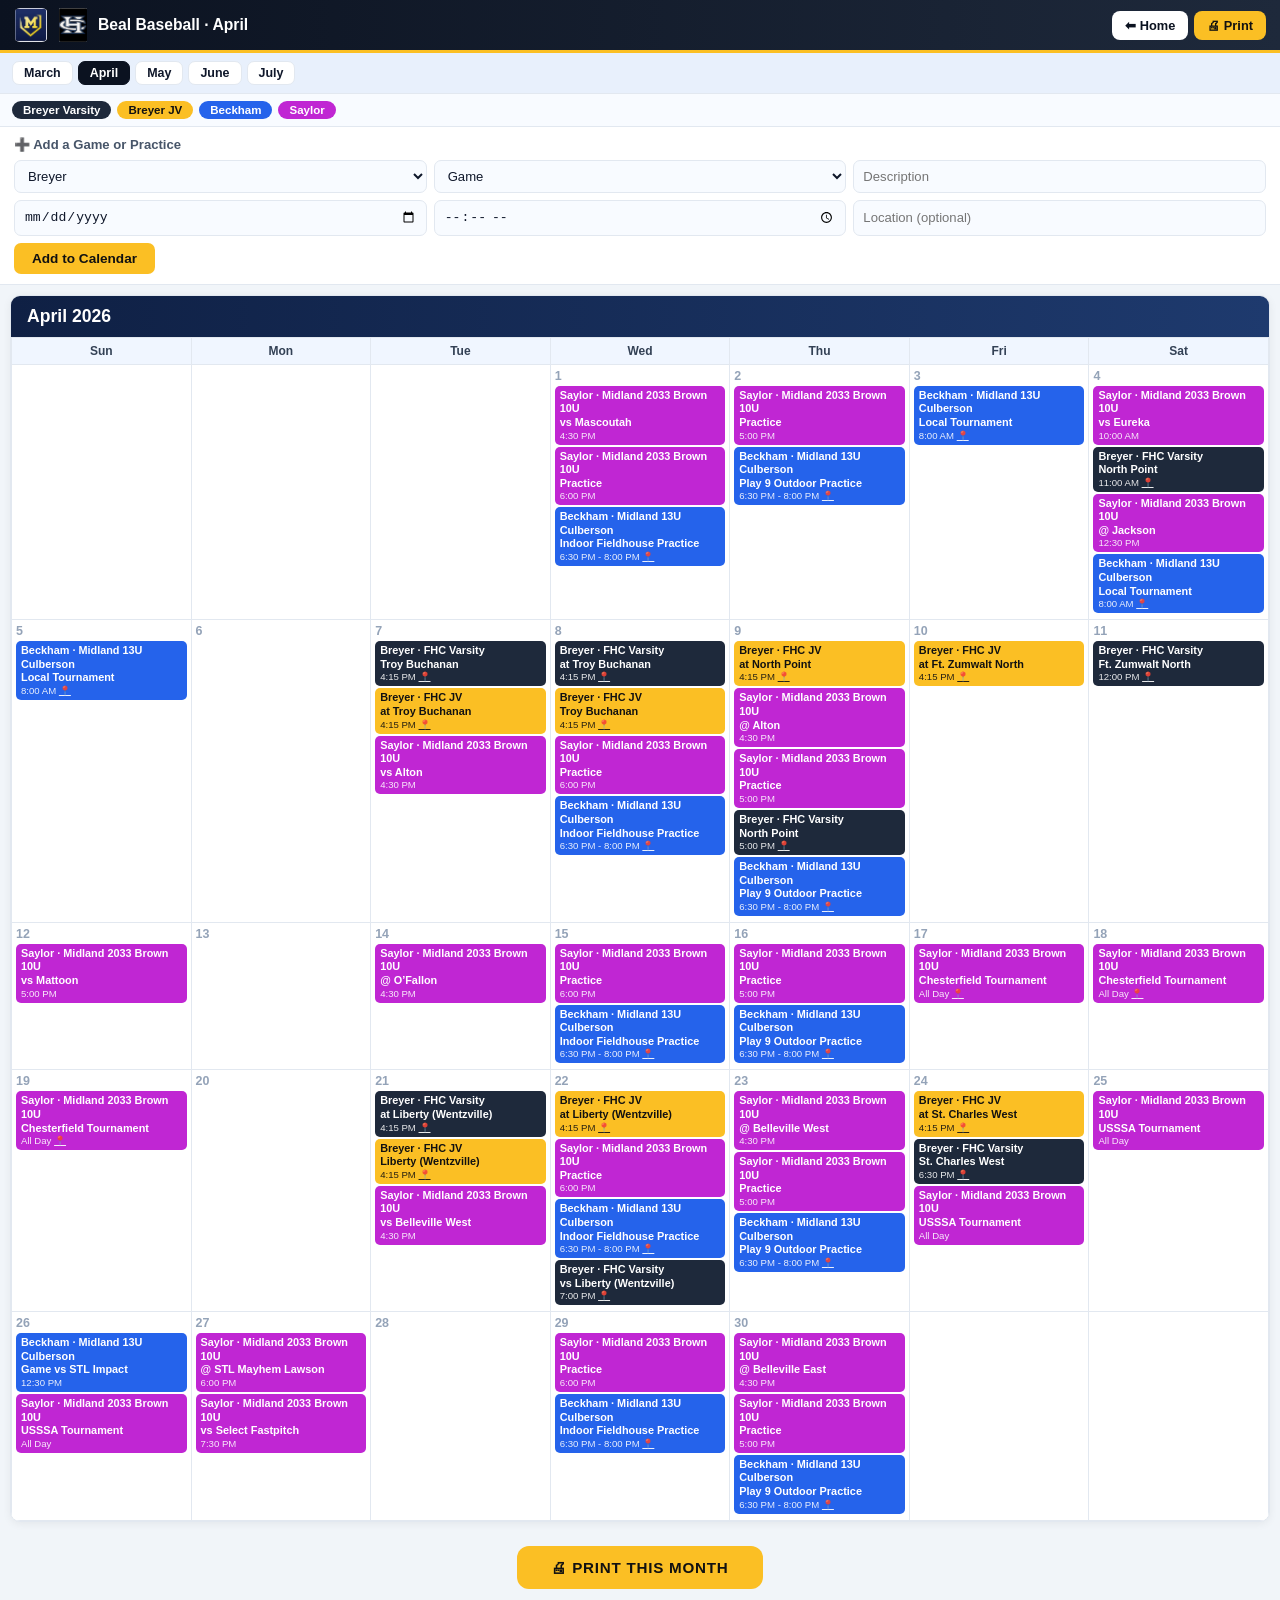
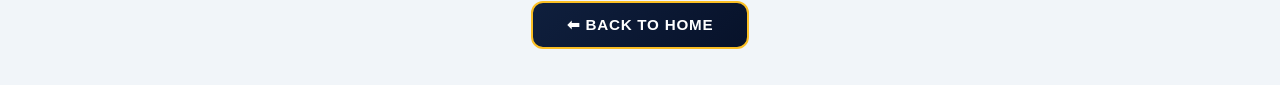
<file: april.html>
<!doctype html>
<html lang="en">
<head>
  <meta charset="UTF-8"/>
  <meta name="viewport" content="width=device-width, initial-scale=1.0"/>
  <title>April - Beal Family Baseball 2026</title>
  <style>
    @page { size: landscape; margin: 0.2in; }
    * { box-sizing: border-box; margin: 0; padding: 0; }
    :root {
      --navy: #0b1220; --gold: #fbbf24;
      --breyer: #1e293b; --bj: #fbbf24;
      --beckham: #2563eb; --saylor: #c026d3;
      --line: #e2e8f0; --bg: #f1f5f9;
    }
    body { font-family: "Segoe UI", Arial, sans-serif; background: var(--bg); color: #0f172a; }

    /* ── TOPBAR ── */
    .topbar {
      background: linear-gradient(90deg, var(--navy), #1e293b);
      color: #fff; padding: 8px 14px;
      display: flex; align-items: center; justify-content: space-between;
      gap: 8px; border-bottom: 3px solid var(--gold);
      position: sticky; top: 0; z-index: 10;
    }
    .tl { display: flex; align-items: center; gap: 8px; min-width: 0; flex: 1; }
    .tl img { height: 34px; width: 34px; object-fit: contain; border-radius: 6px; flex-shrink: 0; }
    .tl h1 { font-size: clamp(.75rem, 2vw, .98rem); font-weight: 800; white-space: nowrap; overflow: hidden; text-overflow: ellipsis; }
    .tr { display: flex; align-items: center; gap: 6px; flex-shrink: 0; }
    .btn { border: 0; border-radius: 8px; padding: 7px 13px; font-weight: 700; font-size: .8rem; text-decoration: none; cursor: pointer; white-space: nowrap; display: inline-block; }
    .btn-home { background: #fff; color: #0b1220; }
    .btn-print { background: var(--gold); color: #111; }

    /* ── MONTH NAV ── */
    .mnav { display: flex; flex-wrap: wrap; gap: 5px; padding: 8px 12px; background: #e8f0fc; border-bottom: 1px solid var(--line); }
    .mnav a { background: #fff; border: 1px solid var(--line); border-radius: 7px; padding: 4px 11px; font-size: .78rem; font-weight: 700; text-decoration: none; color: #0f172a; }
    .mnav a.active, .mnav a:hover { background: var(--navy); color: #fff; border-color: var(--navy); }

    /* ── LEGEND ── */
    .legend { display: flex; flex-wrap: wrap; gap: 6px; padding: 7px 12px; background: #f8fbff; border-bottom: 1px solid var(--line); }
    .chip { padding: 3px 11px; border-radius: 999px; font-size: .72rem; font-weight: 700; }
    .chip.bv { background: var(--breyer); color: #fff; }
    .chip.bj { background: var(--bj); color: #111; }
    .chip.be { background: var(--beckham); color: #fff; }
    .chip.sa { background: var(--saylor); color: #fff; }

    /* ── ADD EVENT ── */
    .add-form { background: #fff; border-bottom: 1px solid var(--line); padding: 10px 14px; }
    .add-form h3 { font-size: .82rem; color: #475569; margin-bottom: 8px; }
    .form-row { display: flex; flex-wrap: wrap; gap: 7px; margin-bottom: 7px; }
    .form-row select, .form-row input { flex: 1; min-width: 100px; padding: 7px 9px; border: 1px solid var(--line); border-radius: 7px; font-size: .82rem; background: #f8fbff; color: #0f172a; }
    .add-form button { background: var(--gold); color: #111; border: 0; border-radius: 7px; padding: 8px 18px; font-weight: 700; cursor: pointer; font-size: .85rem; }

    /* ── CALENDAR GRID ── */
    #cal { padding: 10px 10px 0; }
    .month { background: #fff; border-radius: 10px; border: 1px solid var(--line); overflow: hidden; box-shadow: 0 2px 8px rgba(0,0,0,.06); }
    .month-hdr { padding: 10px 16px; background: linear-gradient(90deg, #0f2044, #1e3a6e); color: #fff; display: flex; align-items: center; gap: 10px; }
    .month-hdr h2 { font-size: 1.1rem; font-weight: 800; }
    .grid { width: 100%; border-collapse: collapse; table-layout: fixed; }
    .grid thead th { background: #f0f6ff; color: #334155; padding: 6px 2px; font-size: .75rem; font-weight: 700; text-align: center; border: 1px solid var(--line); }
    .grid td { border: 1px solid var(--line); vertical-align: top; height: 120px; padding: 4px; background: #fff; }
    .grid td:hover { background: #f8fbff; }
    .day-num { font-size: .78rem; font-weight: 700; color: #94a3b8; margin-bottom: 3px; }
    .event { border-radius: 5px; color: #fff; padding: 3px 5px; margin: 2px 0; font-size: .68rem; line-height: 1.25; cursor: default; }
    .event b { display: block; font-size: .68rem; }
    .event span { display: block; font-size: .6rem; opacity: .9; }
    .event a { color: inherit; text-decoration: underline; }
    .event.breyer-varsity { background: var(--breyer); }
    .event.breyer-jv { background: var(--bj); color: #111; }
    .event.beckham { background: var(--beckham); }
    .event.saylor { background: var(--saylor); }

    /* ── BOTTOM NAV ── */
    .bottom { text-align: center; padding: 24px 16px 36px; }
    .btn-back { display: inline-block; background: linear-gradient(135deg,#0f1f3d,#07122a); color: #fff; border: 2px solid var(--gold); border-radius: 12px; padding: 13px 34px; font-size: .95rem; font-weight: 800; text-decoration: none; letter-spacing: .05em; text-transform: uppercase; }

    /* ── MOBILE ── */
    @media (max-width: 640px) {
      .grid td { height: 80px; padding: 2px; }
      .event { font-size: .58rem; padding: 2px 3px; }
      .event b { font-size: .58rem; }
      .event span { display: none; }
      .tl h1 { max-width: 140px; }
    }

    /* ── PRINT ── */
    @page { size: landscape; margin: 0.15in; }
    @media print {
      * { -webkit-print-color-adjust: exact !important; print-color-adjust: exact !important; }
      html { zoom: 0.72; }
      .topbar, .mnav, .add-form, .bottom { display: none !important; }
      body { background: #fff; }
      #cal { padding: 0; }
      .month { border-radius: 0; box-shadow: none; border: 1px solid #ccc; }
      .month-hdr { padding: 5px 10px; }
      .month-hdr h2 { font-size: 1rem; }
      #cal-wrap { width: 100%; }
      .legend { padding: 4px 10px; }
      .chip { font-size: .65rem; padding: 2px 8px; }
      .grid thead th { font-size: .7rem; padding: 4px 2px; }
      .grid td { height: 100px; padding: 2px; }
      .day-num { font-size: .72rem; }
      .event { font-size: .6rem; padding: 2px 3px; margin: 1px 0; }
      .event b { font-size: .6rem; }
      .event span { font-size: .55rem; }
    }
  </style>
</head>
<body>
  <header class="topbar">
    <div class="tl">
      <img src="baseball-logo.png" alt="M"/>
      <img src="fhc-logo.png" alt="FHC"/>
      <h1>Beal Baseball · April</h1>
    </div>
    <div class="tr">
      <a class="btn btn-home" href="index.html">⬅ Home</a>
      <button class="btn btn-print" onclick="window.print()">🖨 Print</button>
    </div>
  </header>

  <nav class="mnav">
    <a href="march.html" >March</a>
    <a href="april.html" class="active">April</a>
    <a href="may.html"   >May</a>
    <a href="june.html"  >June</a>
    <a href="july.html"  >July</a>
  </nav>

  <div class="legend">
    <span class="chip bv">Breyer Varsity</span>
    <span class="chip bj">Breyer JV</span>
    <span class="chip be">Beckham</span>
    <span class="chip sa">Saylor</span>
  </div>

  <div class="add-form">
    <form id="aef">
      <h3>➕ Add a Game or Practice</h3>
      <div class="form-row">
        <select id="ak"><option>Breyer</option><option>Beckham</option><option>Saylor</option></select>
        <select id="at"><option>Game</option><option>Practice</option><option>Tournament</option></select>
        <input type="text" id="atitle" placeholder="Description" required/>
      </div>
      <div class="form-row">
        <input type="date" id="adate" required/>
        <input type="time" id="atime"/>
        <input type="text" id="aloc" placeholder="Location (optional)"/>
      </div>
      <button type="submit">Add to Calendar</button>
    </form>
  </div>

  <div id="cal"><div id="cal-wrap"></div></div>

  <div class="bottom">
    <button onclick="window.print()" style="display:inline-block;background:var(--gold);color:#111;border:0;border-radius:12px;padding:13px 34px;font-size:.95rem;font-weight:800;cursor:pointer;letter-spacing:.05em;text-transform:uppercase;margin-bottom:12px;">🖨 Print This Month</button><br/>
    <a class="btn-back" href="index.html">⬅ Back to Home</a>
  </div>

  <script src="calendar-data.js"></script>
  <script>
  (() => {
    const MI = 1;
    const MMETA = [{m:2,name:"March 2026"},{m:3,name:"April 2026"},{m:4,name:"May 2026"},{m:5,name:"June 2026"},{m:6,name:"July 2026"}];
    const {m, name} = MMETA[MI];
    const Y = 2026;
    const pad = n => String(n).padStart(2,"0");
    const iso = d => `${d.getFullYear()}-${pad(d.getMonth()+1)}-${pad(d.getDate())}`;
    const esc = (s="") => String(s).replace(/[&<>"']/g,c=>({'&':'&amp;','<':'&lt;','>':'&gt;','"':'&quot;',"'":'&#39;'}[c]));
    function inRange(d,s,e){return d>=s&&d<=e}
    function occursOn(ev,dt){return ev.date===dt||(ev.startDate&&ev.endDate&&inRange(dt,ev.startDate,ev.endDate))}
    function cls(ev){if(ev.kid==="Breyer")return(ev.team||"").toLowerCase().includes("jv")?"breyer-jv":"breyer-varsity";return ev.kid.toLowerCase();}
    function mapLink(loc){if(!loc||loc==="TBD")return "";return `<a target="_blank" href="https://maps.google.com/?q=${encodeURIComponent(loc)}">📍</a>`;}
    function evHtml(ev){
      const loc=ev.location||"TBD";
      return `<div class="event ${cls(ev)}"><b>${esc(ev.kid)}${ev.team?` · ${esc(ev.team)}`:""}<br>${esc(ev.title)}</b><span>${esc(ev.time||"All Day")} ${mapLink(loc)}</span></div>`;
    }
    function render(){
      const first=new Date(Y,m,1), last=new Date(Y,m+1,0);
      const days=last.getDate(), sw=first.getDay();
      let html=`<div class="month"><div class="month-hdr"><h2>${name}</h2></div><table class="grid"><thead><tr><th>Sun</th><th>Mon</th><th>Tue</th><th>Wed</th><th>Thu</th><th>Fri</th><th>Sat</th></tr></thead><tbody><tr>`;
      let cell=0;
      for(;cell<sw;cell++) html+="<td></td>";
      for(let day=1;day<=days;day++,cell++){
        if(cell%7===0&&cell!==0) html+="</tr><tr>";
        const dt=iso(new Date(Y,m,day));
        const evs=(window.BEAL_EVENTS||[]).filter(ev=>occursOn(ev,dt)).sort((a,b)=>(a.time||"").localeCompare(b.time||""));
        html+=`<td><div class="day-num">${day}</div>${evs.map(evHtml).join("")}</td>`;
      }
      while(cell%7!==0){html+="<td></td>";cell++}
      html+="</tr></tbody></table></div>";
      document.getElementById("cal-wrap").innerHTML=html;
    }
    render();
    document.getElementById("aef").addEventListener("submit",function(e){
      e.preventDefault();
      const kid=document.getElementById("ak").value;
      const type=document.getElementById("at").value;
      const title=document.getElementById("atitle").value.trim();
      const date=document.getElementById("adate").value;
      const rt=document.getElementById("atime").value;
      const loc=document.getElementById("aloc").value.trim()||"TBD";
      if(!title||!date)return;
      let time="TBD";
      if(rt){const[h,mn]=rt.split(":").map(Number);const ap=h>=12?"PM":"AM";time=`${h%12||12}:${pad(mn)} ${ap}`;}
      window.BEAL_EVENTS.push({kid,team:"",date,title:`${type}: ${title}`,time,location:loc});
      render();e.target.reset();
    });
  })();
  </script>
</body>
</html>
</file>
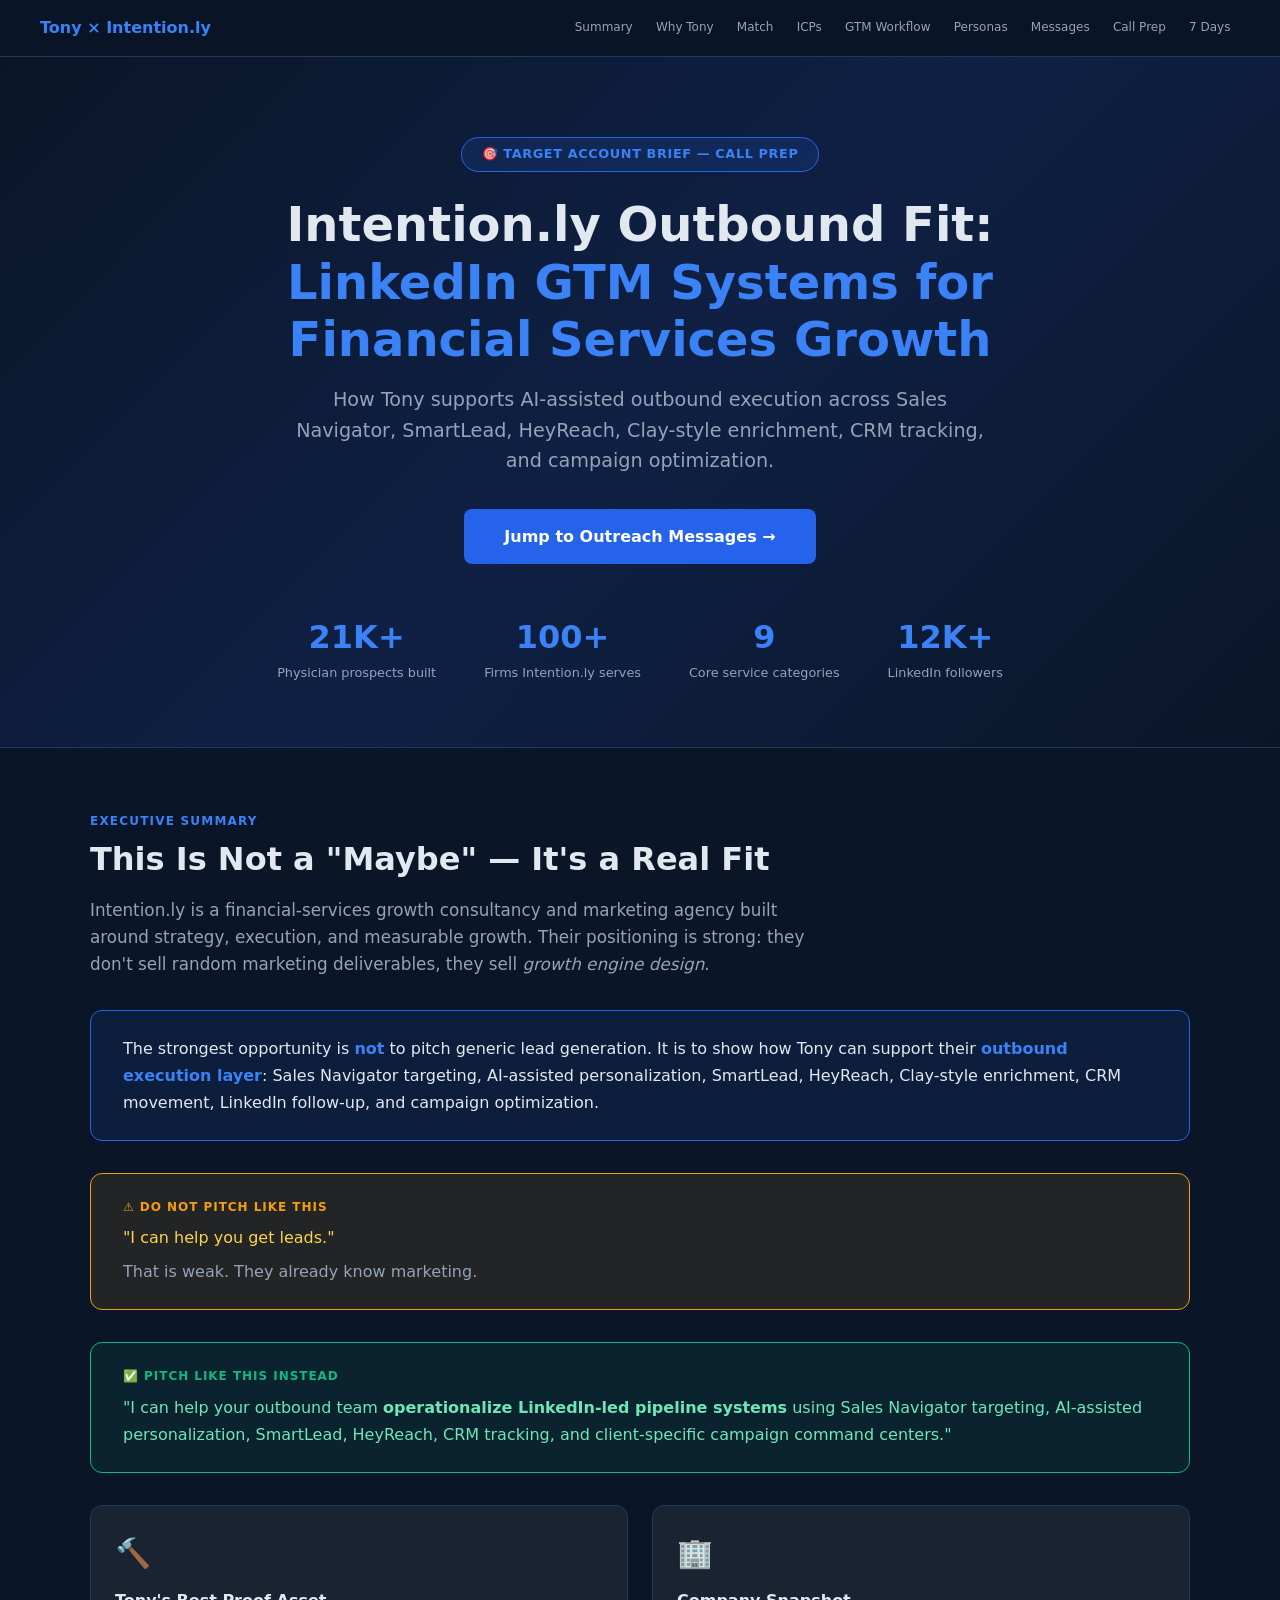
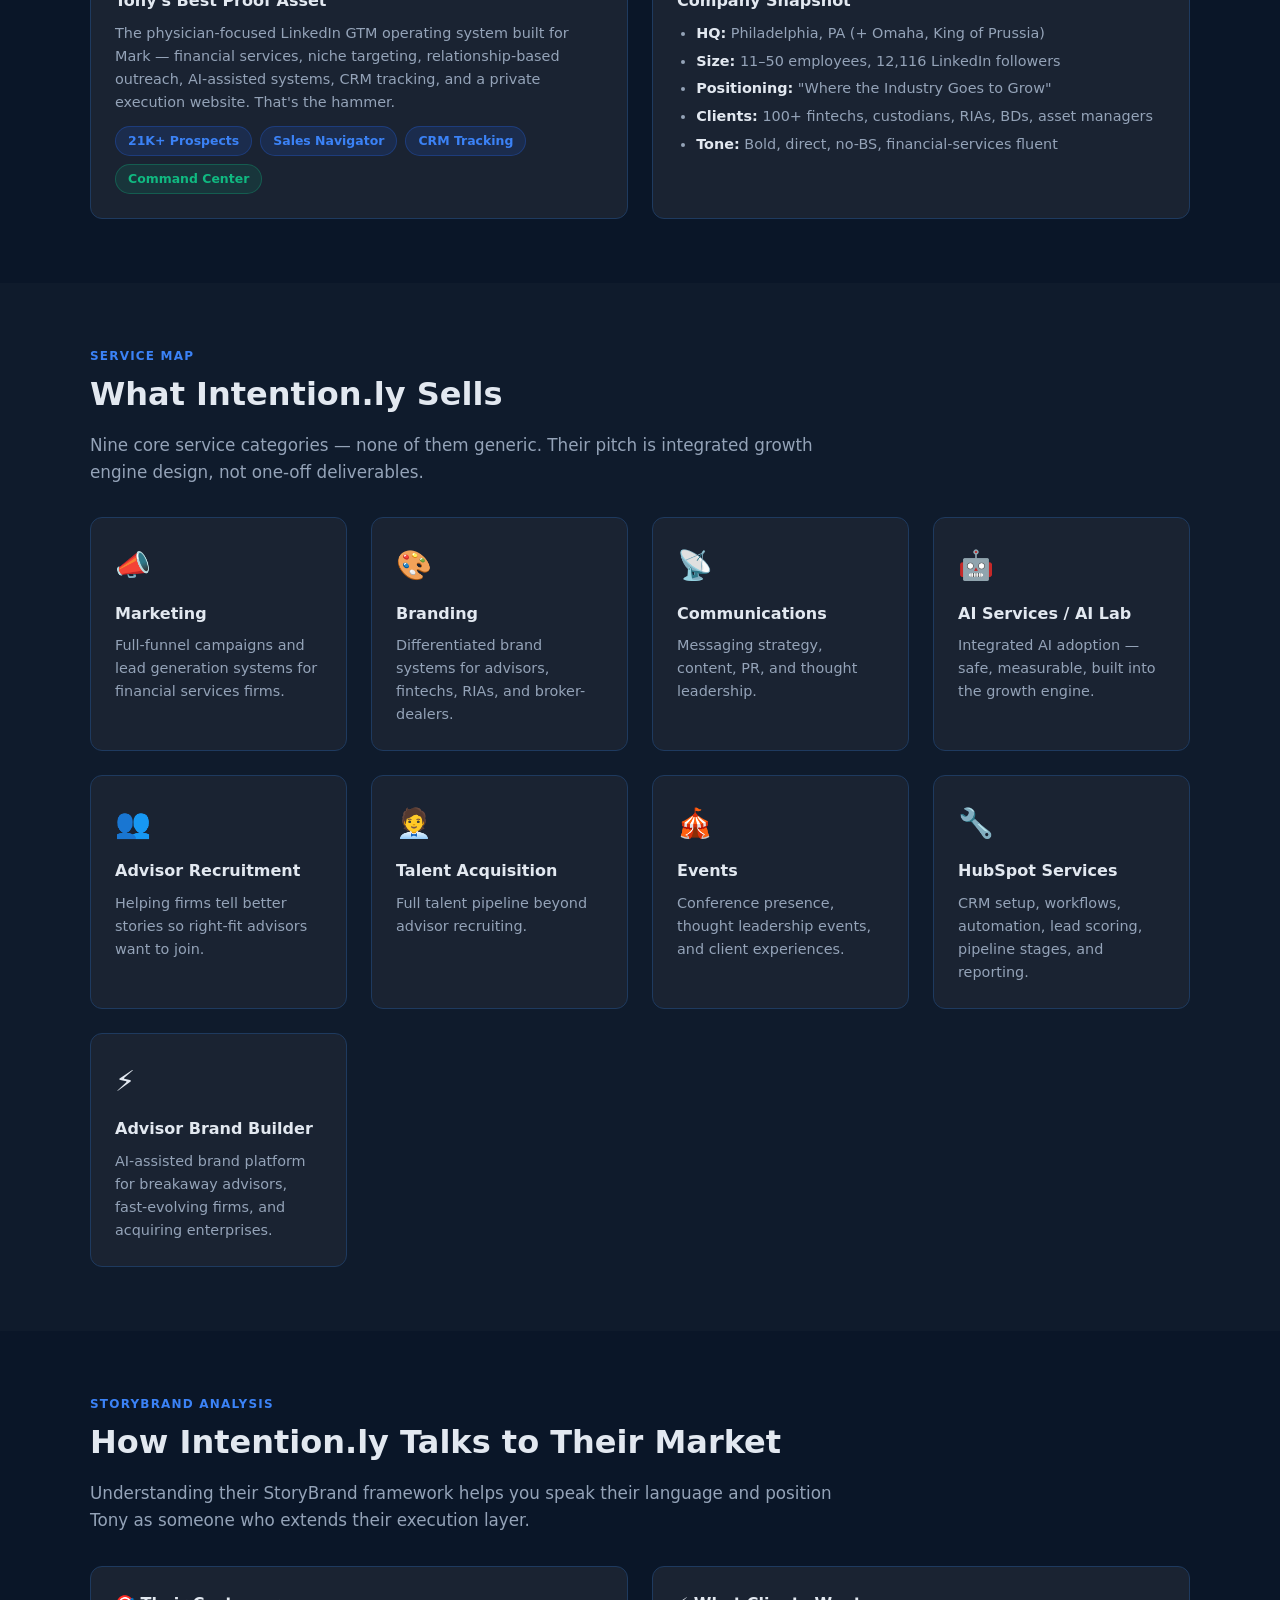
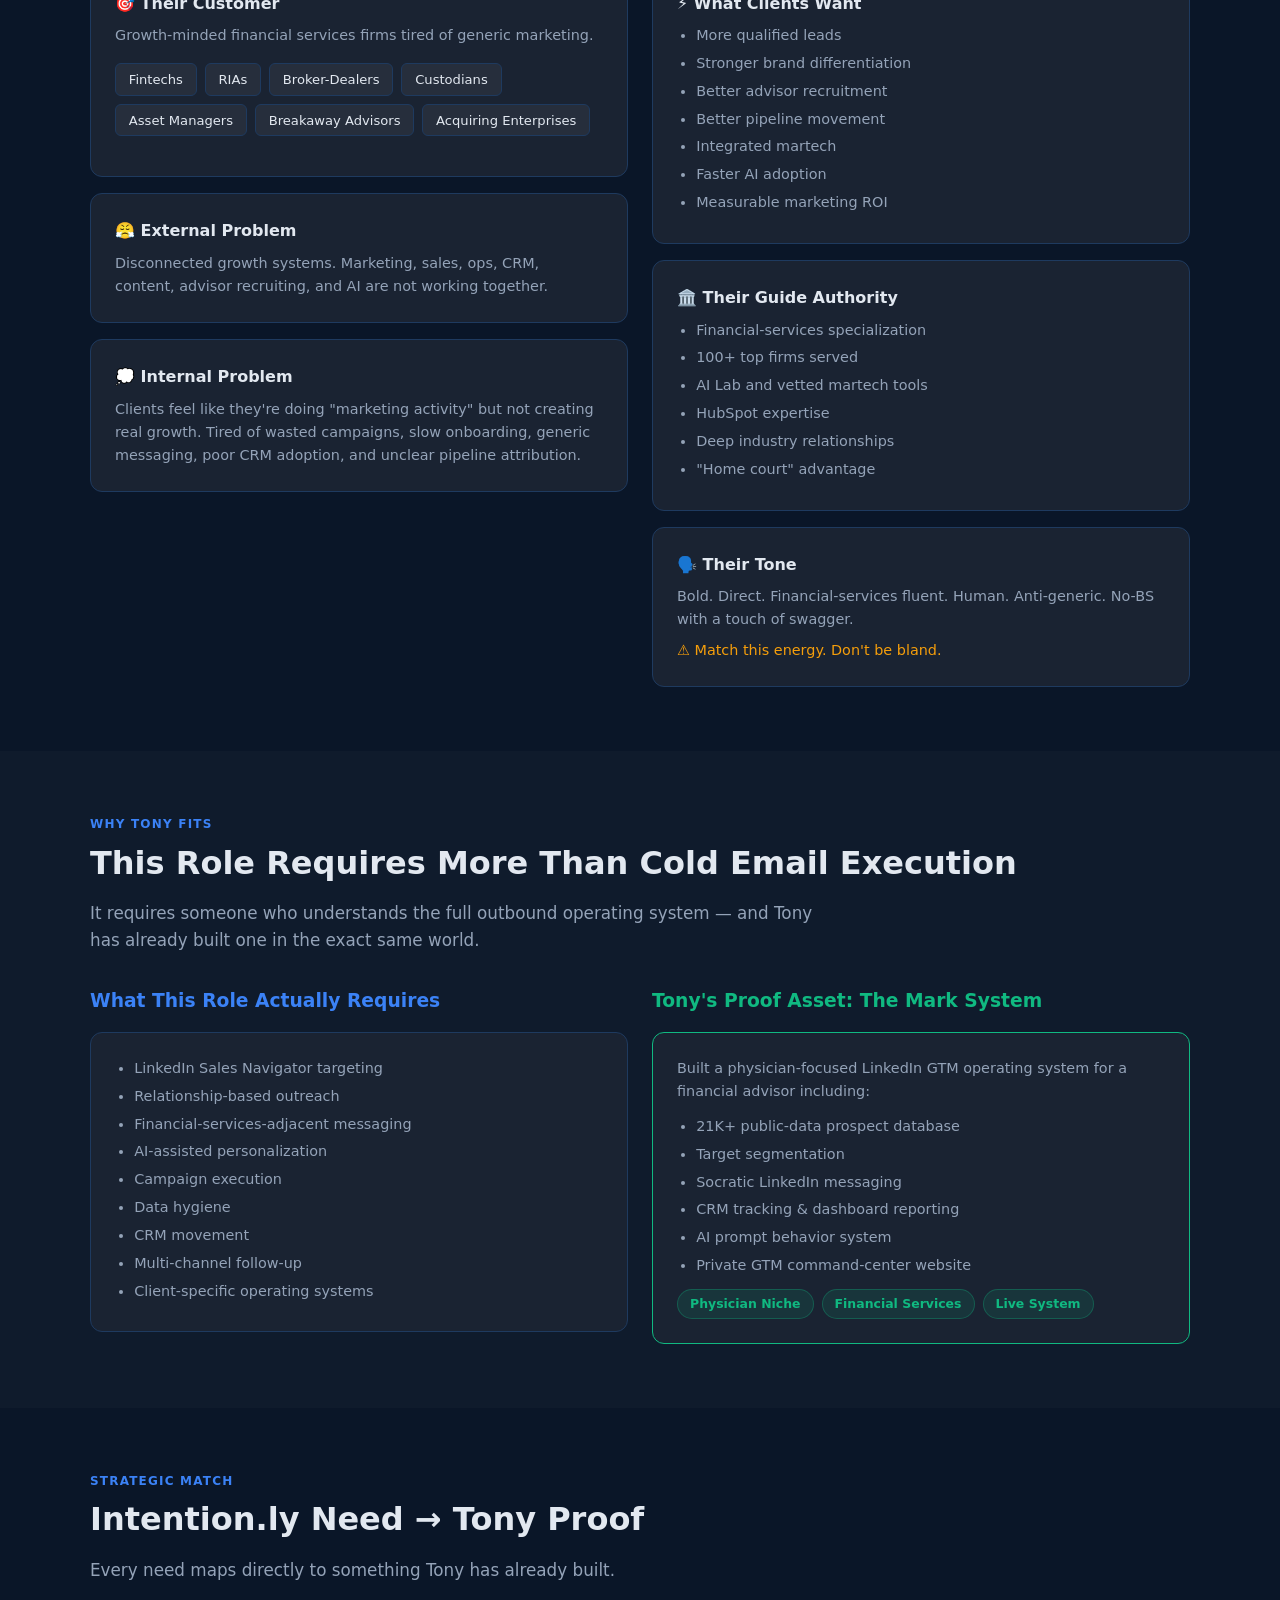
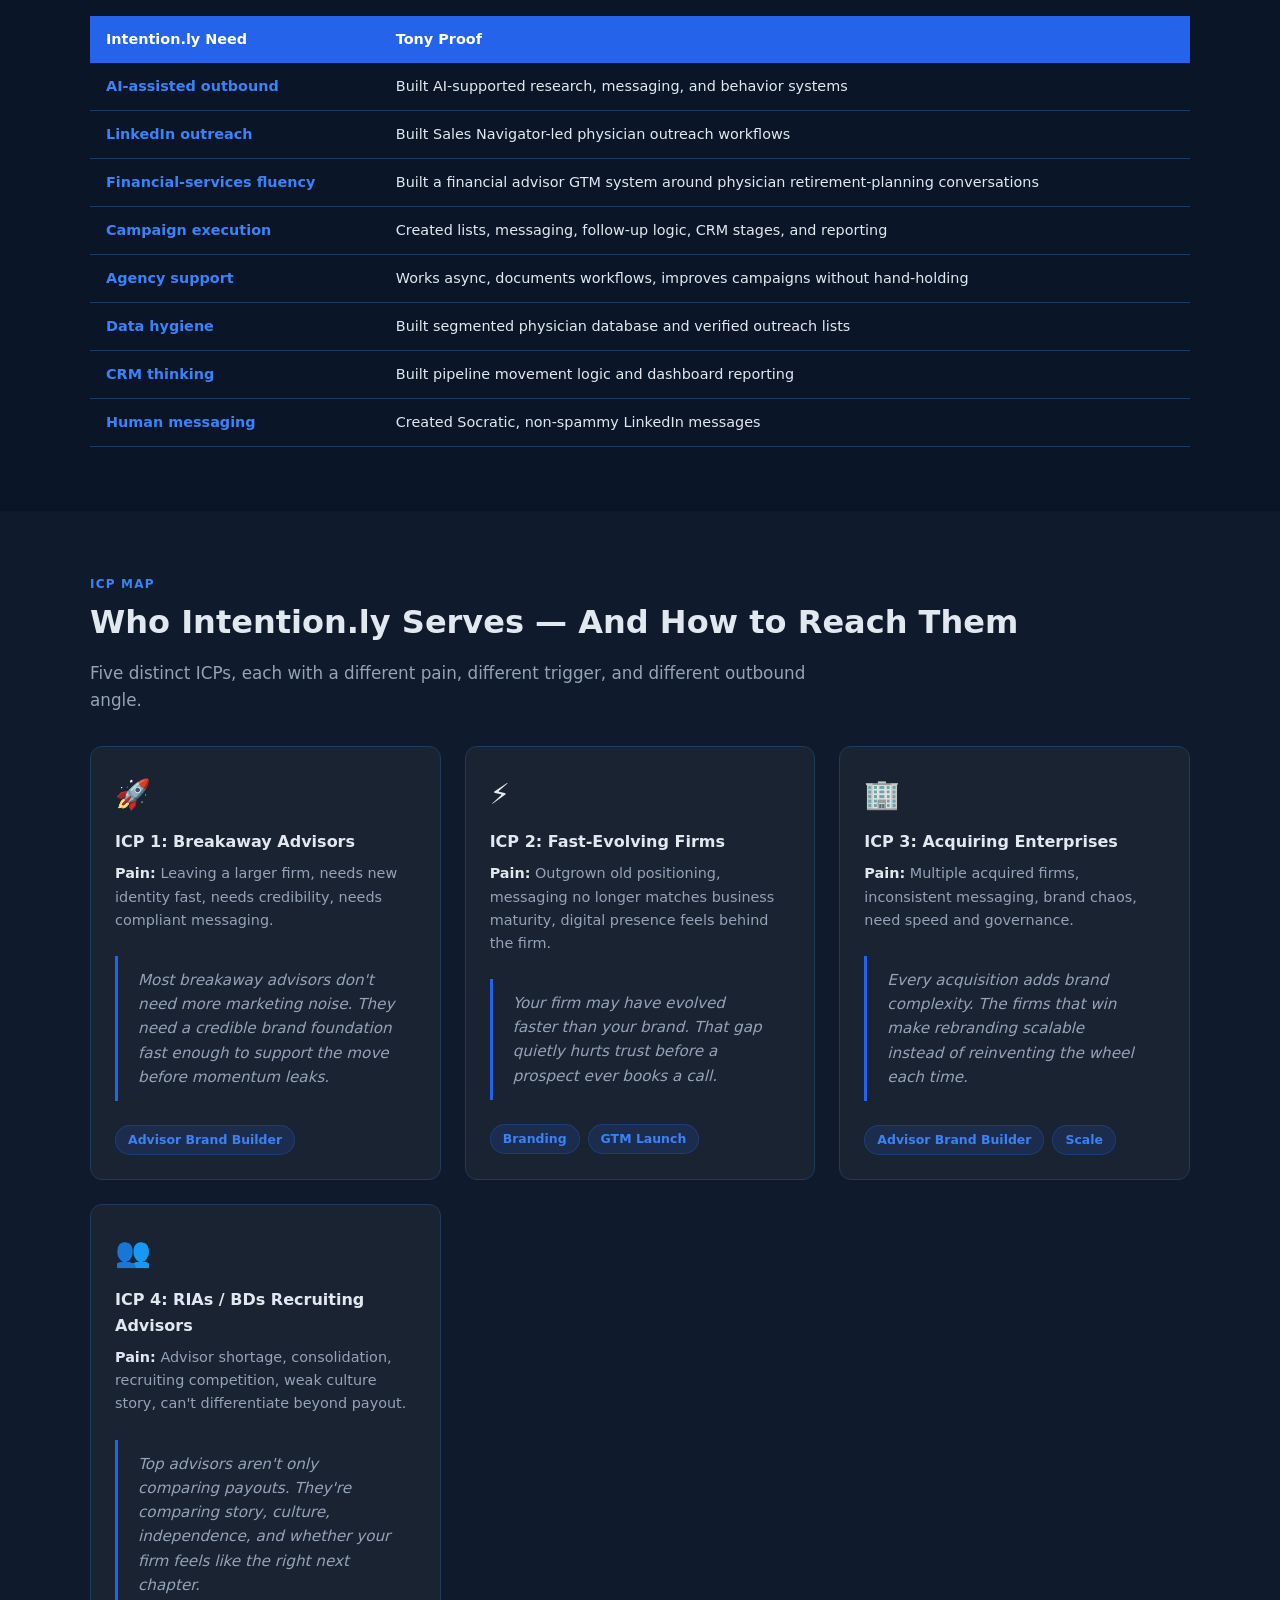
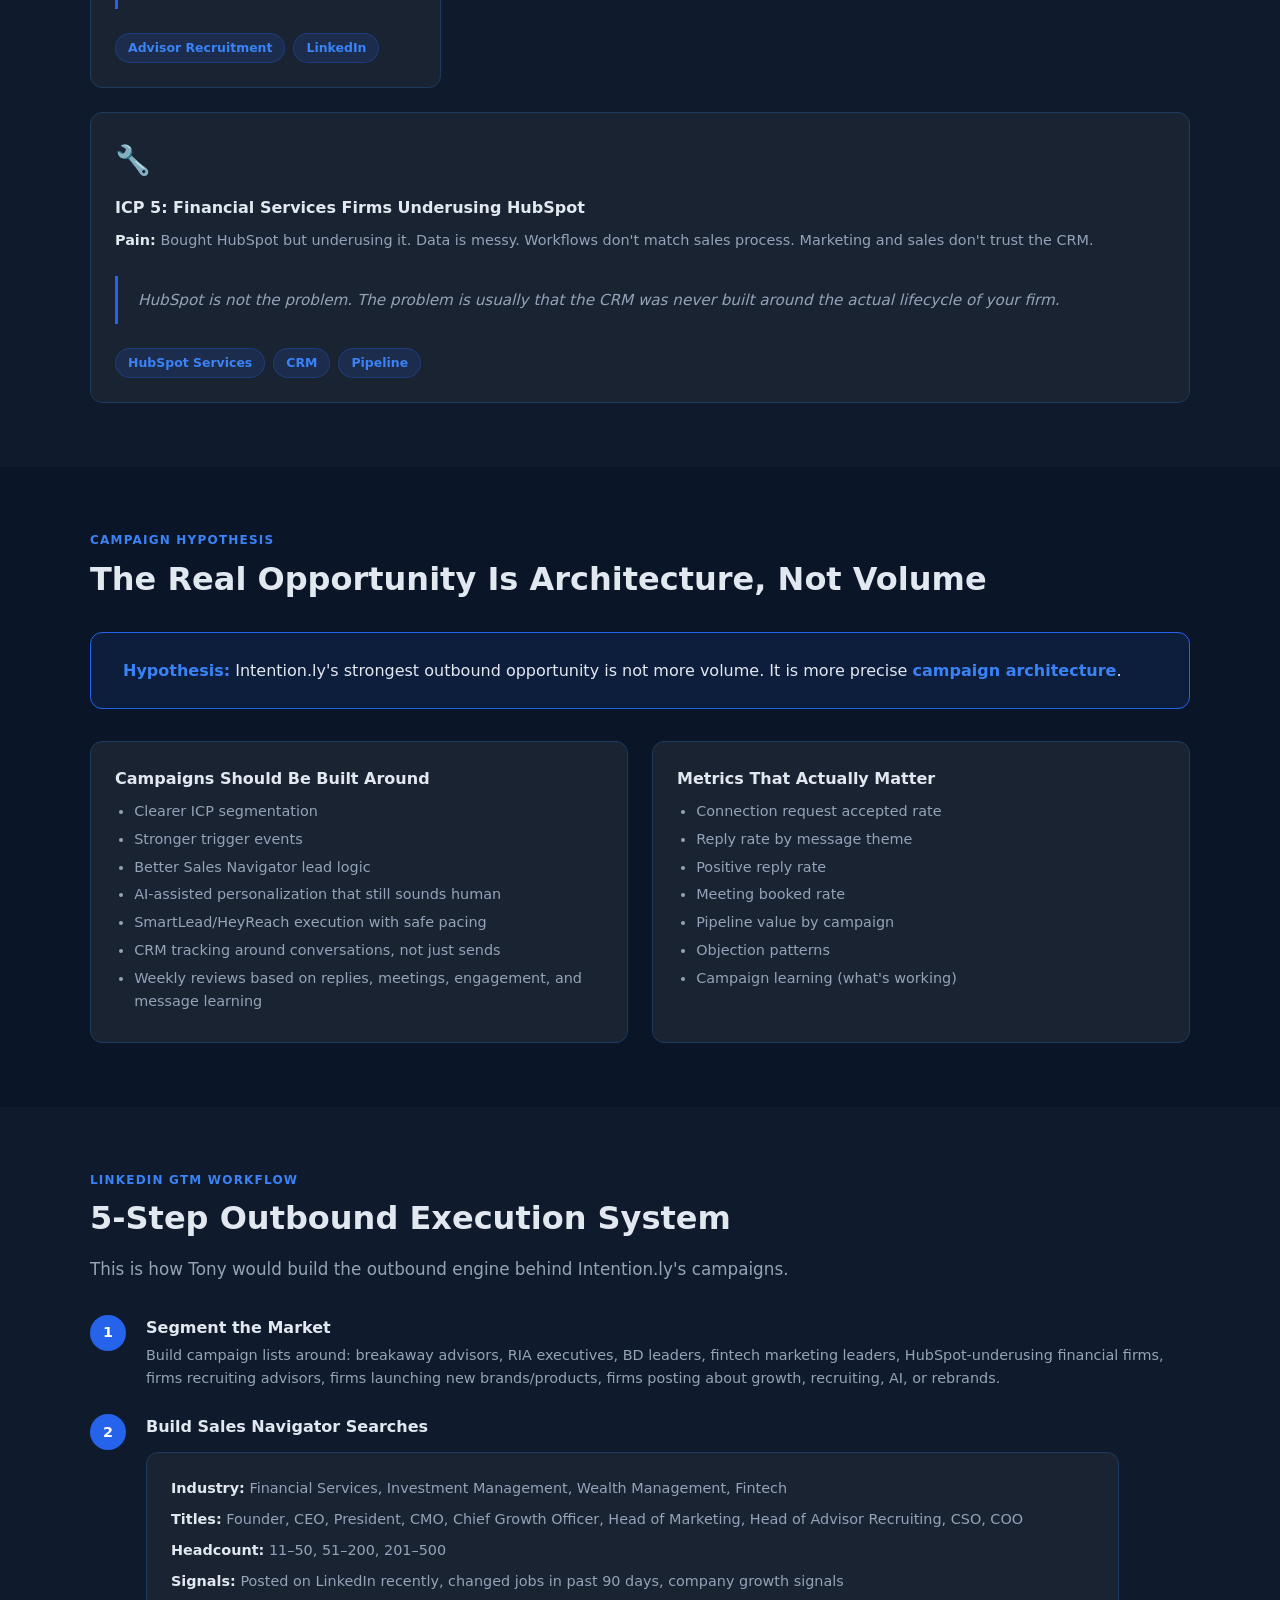
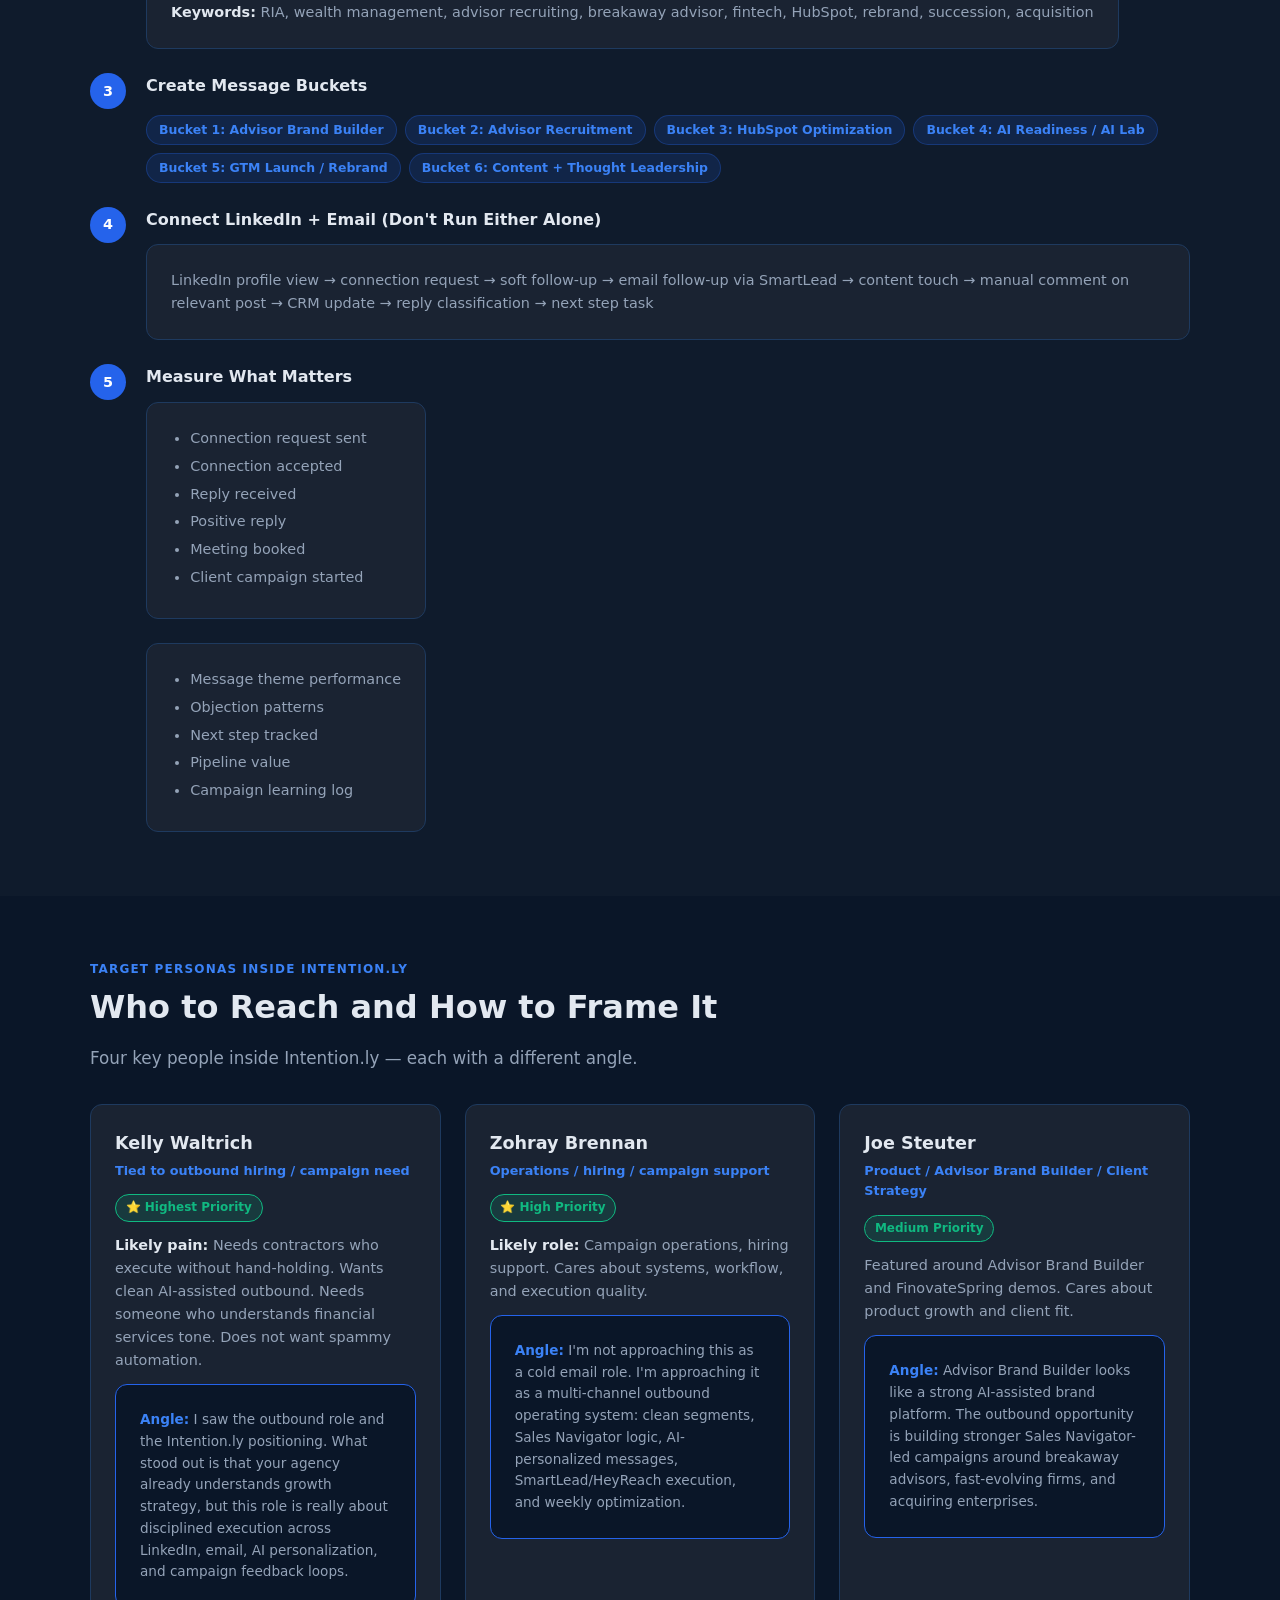
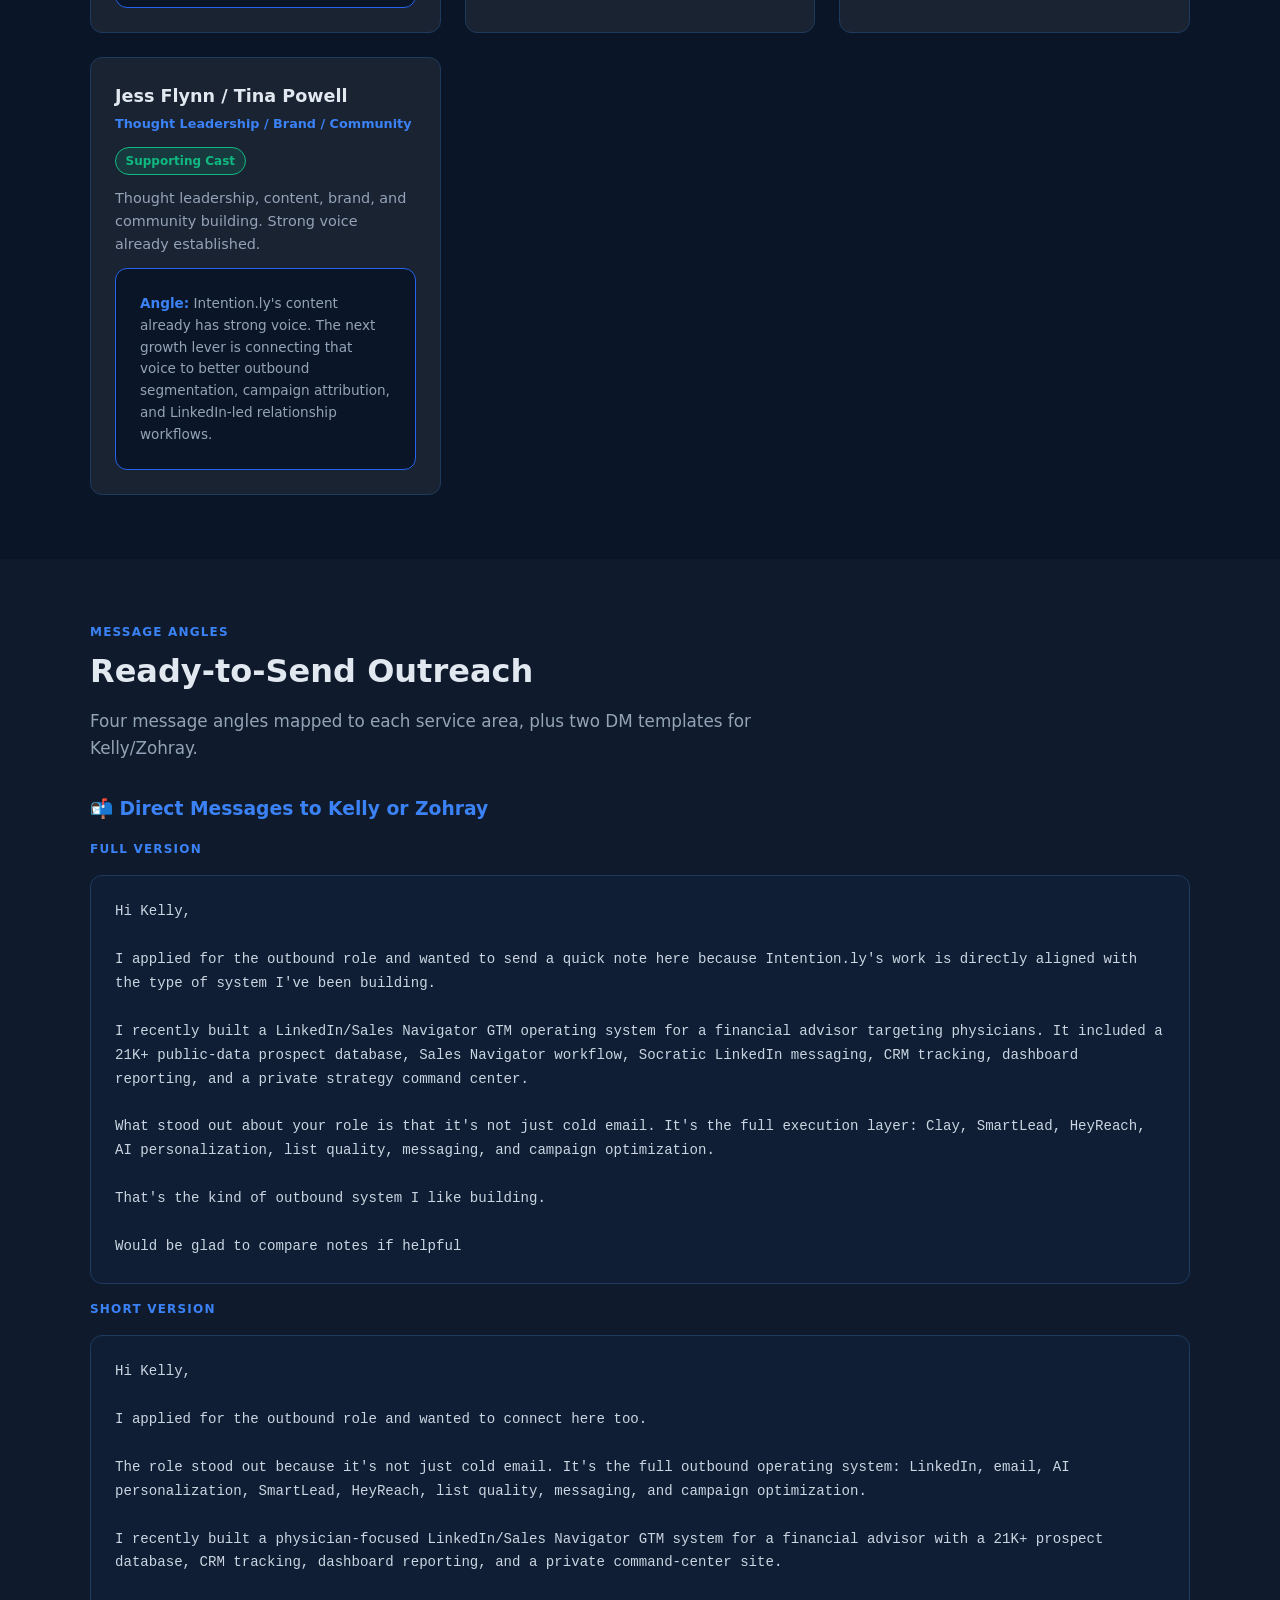
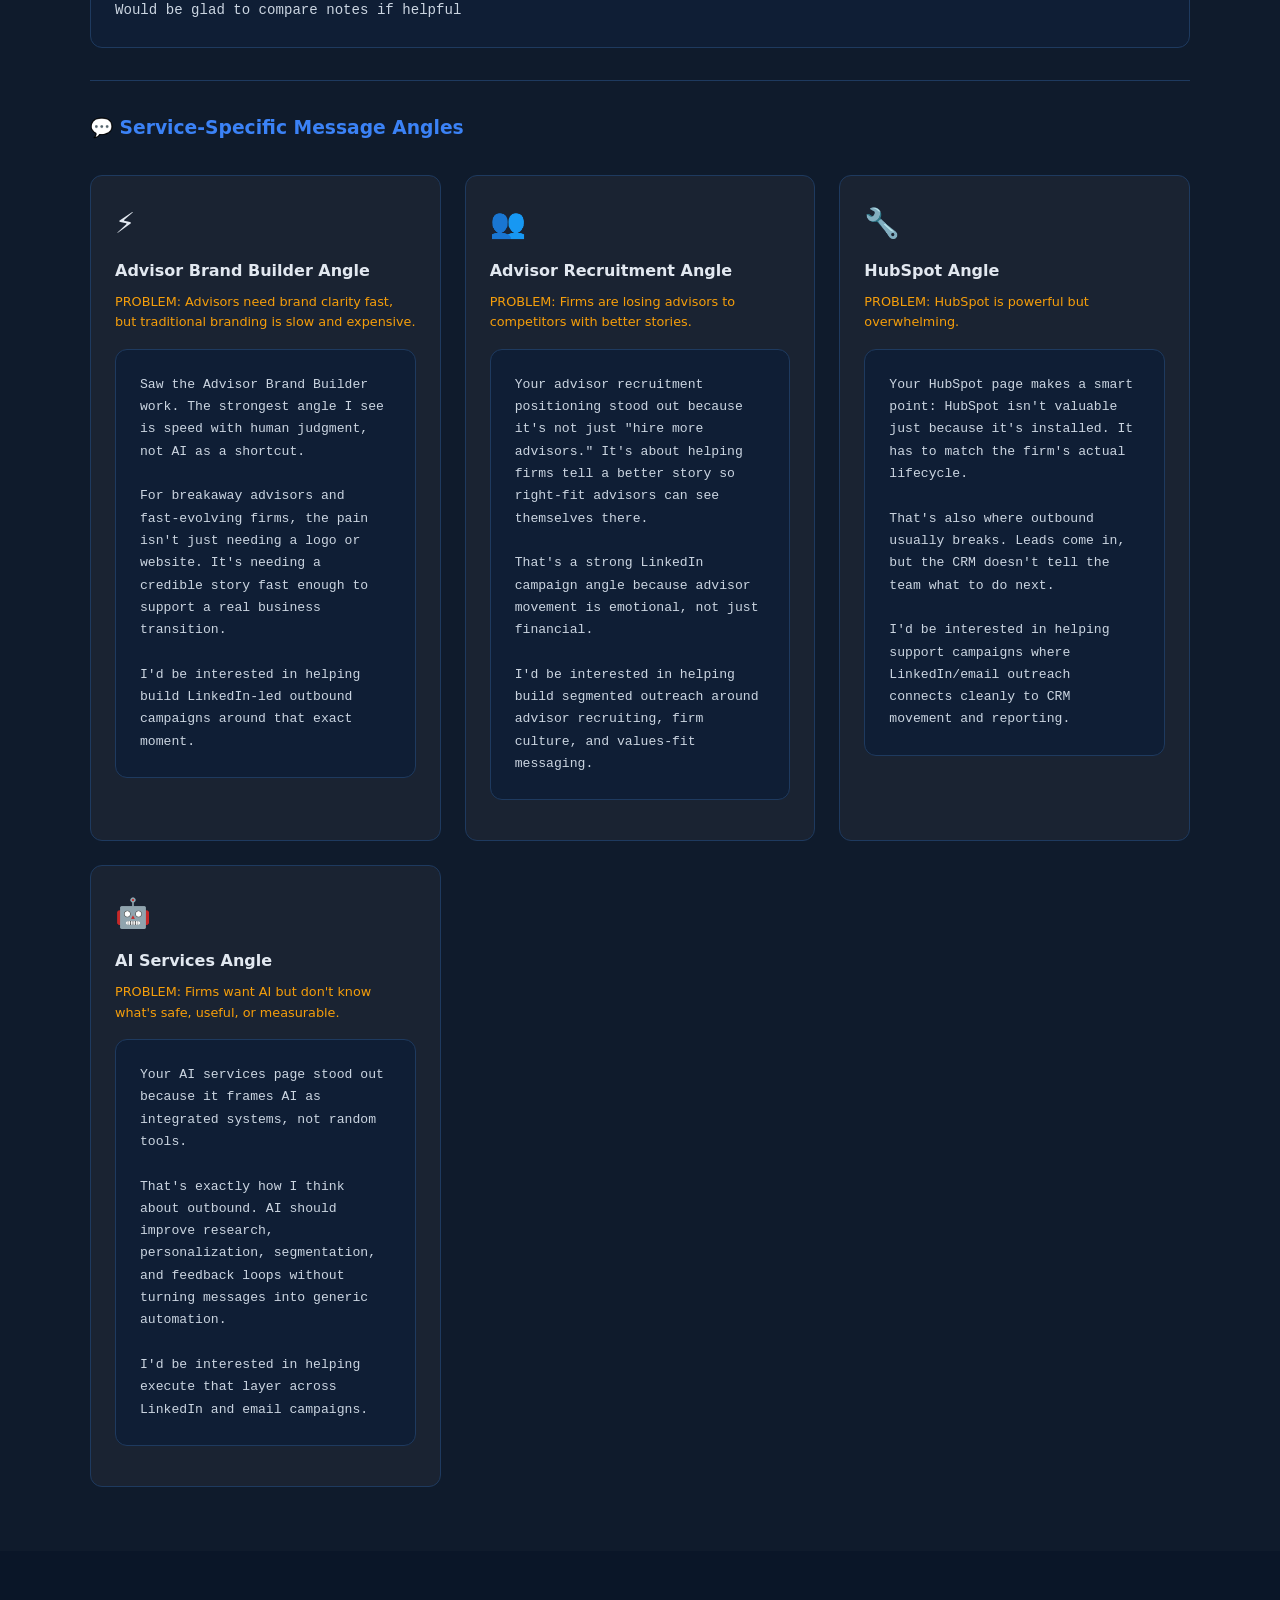
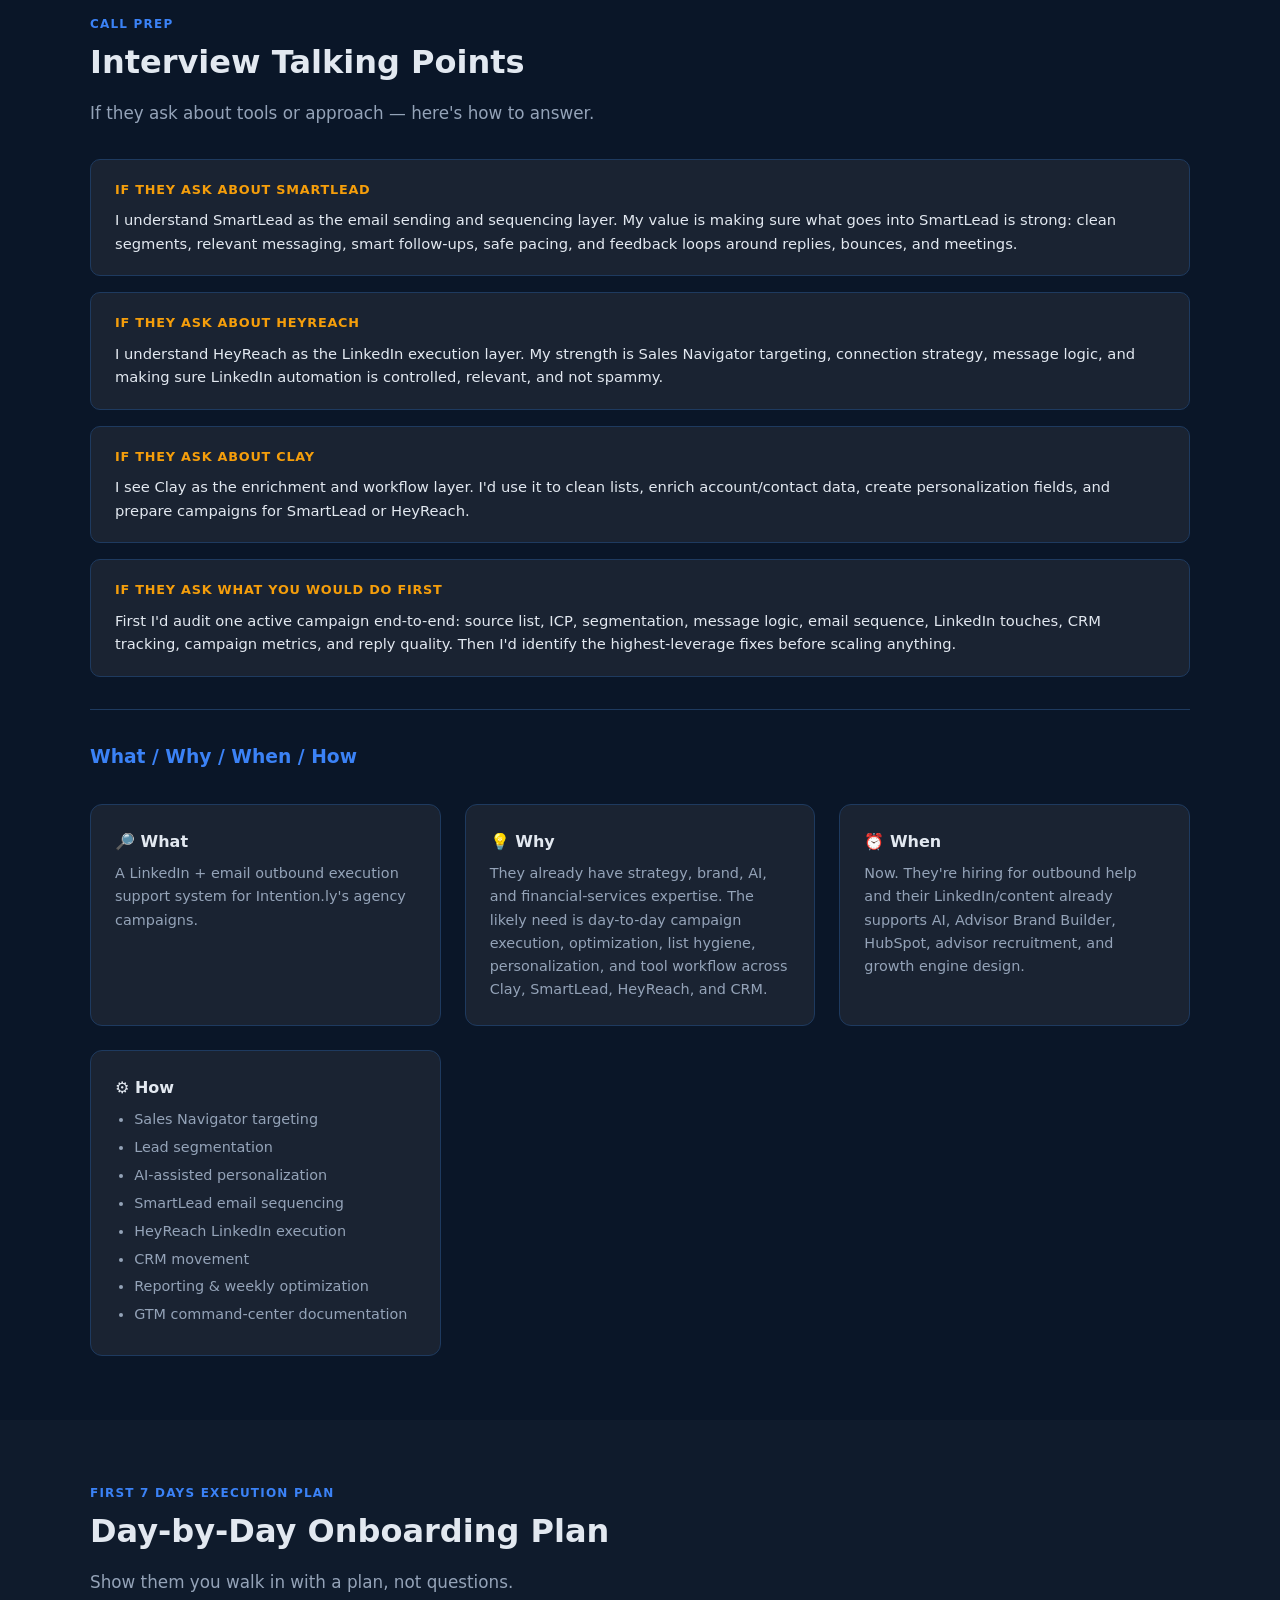
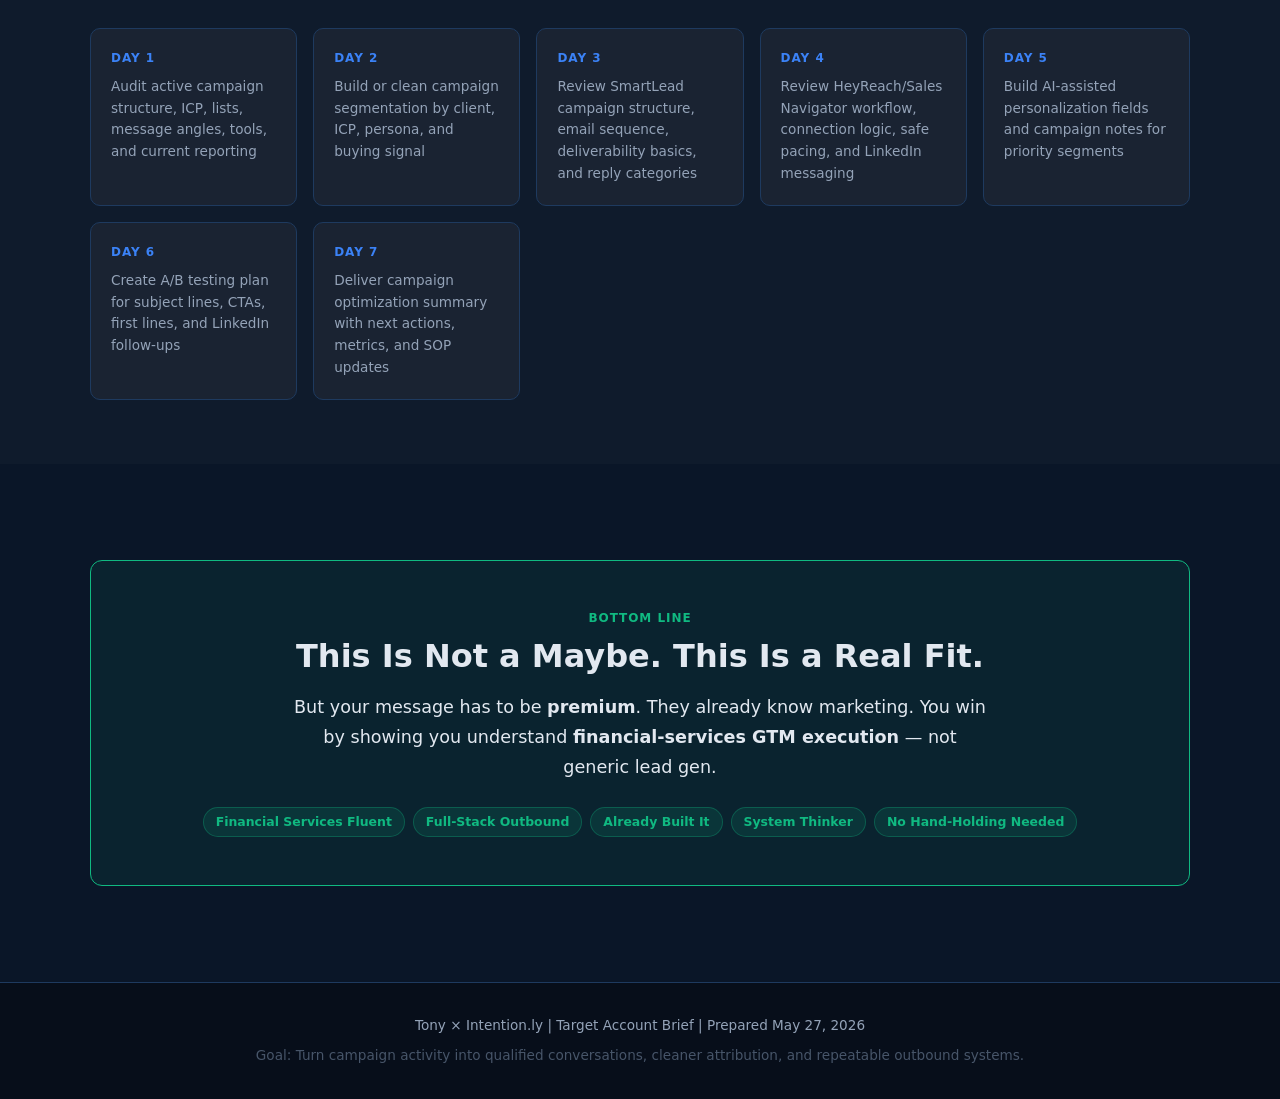
<file: intentionally.html>
<!DOCTYPE html>
<html lang="en">
<head>
  <meta charset="UTF-8" />
  <meta name="viewport" content="width=device-width, initial-scale=1.0" />
  <meta name="robots" content="noindex, nofollow" />
  <title>Tony × Intention.ly | LinkedIn GTM Systems for Financial Services Growth</title>
  <style>
    :root {
      --navy: #0a1628;
      --dark: #111827;
      --card: #1a2332;
      --accent: #2563eb;
      --accent2: #3b82f6;
      --green: #10b981;
      --gold: #f59e0b;
      --text: #e2e8f0;
      --muted: #94a3b8;
      --border: #1e3a5f;
    }
    * { box-sizing: border-box; margin: 0; padding: 0; }
    body { background: var(--navy); color: var(--text); font-family: 'Segoe UI', system-ui, sans-serif; line-height: 1.6; }

    /* NAV */
    nav {
      background: rgba(10,22,40,0.97);
      border-bottom: 1px solid var(--border);
      position: sticky; top: 0; z-index: 100;
      padding: 0 2rem;
    }
    .nav-inner {
      max-width: 1200px; margin: 0 auto;
      display: flex; align-items: center; justify-content: space-between;
      height: 56px; gap: 1rem;
    }
    .nav-brand { font-weight: 700; font-size: 1rem; color: var(--accent2); white-space: nowrap; }
    .nav-links {
      display: flex; gap: 0.25rem; flex-wrap: wrap; justify-content: flex-end;
    }
    .nav-links a {
      color: var(--muted); text-decoration: none; font-size: 0.75rem;
      padding: 0.3rem 0.6rem; border-radius: 4px; transition: all 0.2s;
    }
    .nav-links a:hover { color: var(--text); background: var(--card); }

    /* HERO */
    .hero {
      background: linear-gradient(135deg, #0a1628 0%, #0f2044 50%, #0a1628 100%);
      border-bottom: 1px solid var(--border);
      padding: 5rem 2rem 4rem;
      text-align: center;
    }
    .hero-badge {
      display: inline-block;
      background: rgba(37,99,235,0.15);
      border: 1px solid var(--accent);
      color: var(--accent2);
      padding: 0.4rem 1.2rem;
      border-radius: 100px;
      font-size: 0.8rem;
      font-weight: 600;
      letter-spacing: 0.05em;
      text-transform: uppercase;
      margin-bottom: 1.5rem;
    }
    .hero h1 {
      font-size: clamp(1.8rem, 4vw, 3rem);
      font-weight: 800;
      line-height: 1.2;
      margin-bottom: 1rem;
      max-width: 860px;
      margin-left: auto; margin-right: auto;
    }
    .hero h1 span { color: var(--accent2); }
    .hero-sub {
      font-size: clamp(1rem, 2vw, 1.2rem);
      color: var(--muted);
      max-width: 700px;
      margin: 0 auto 2rem;
    }
    .hero-cta {
      display: inline-block;
      background: var(--accent);
      color: white;
      padding: 0.9rem 2.5rem;
      border-radius: 8px;
      font-weight: 700;
      font-size: 1rem;
      text-decoration: none;
      transition: background 0.2s;
    }
    .hero-cta:hover { background: var(--accent2); }
    .hero-stats {
      display: flex; justify-content: center; gap: 3rem;
      margin-top: 3rem; flex-wrap: wrap;
    }
    .stat { text-align: center; }
    .stat-num { font-size: 2rem; font-weight: 800; color: var(--accent2); }
    .stat-label { font-size: 0.8rem; color: var(--muted); }

    /* SECTIONS */
    section { padding: 4rem 2rem; }
    section:nth-child(even) { background: rgba(255,255,255,0.02); }
    .container { max-width: 1100px; margin: 0 auto; }
    .section-label {
      font-size: 0.75rem; font-weight: 700; letter-spacing: 0.1em;
      text-transform: uppercase; color: var(--accent2); margin-bottom: 0.5rem;
    }
    h2 {
      font-size: clamp(1.4rem, 3vw, 2rem);
      font-weight: 800; margin-bottom: 1rem; line-height: 1.3;
    }
    .lead { font-size: 1.05rem; color: var(--muted); margin-bottom: 2rem; max-width: 750px; }

    /* CARDS */
    .grid-2 { display: grid; grid-template-columns: repeat(auto-fit, minmax(280px, 1fr)); gap: 1.5rem; margin-top: 2rem; }
    .grid-3 { display: grid; grid-template-columns: repeat(auto-fit, minmax(220px, 1fr)); gap: 1.5rem; margin-top: 2rem; }
    .card {
      background: var(--card);
      border: 1px solid var(--border);
      border-radius: 12px;
      padding: 1.5rem;
    }
    .card h3 { font-size: 1rem; font-weight: 700; margin-bottom: 0.5rem; }
    .card p, .card li { font-size: 0.9rem; color: var(--muted); }
    .card ul { padding-left: 1.2rem; }
    .card ul li { margin-bottom: 0.3rem; }
    .card-icon { font-size: 1.8rem; margin-bottom: 0.75rem; }

    /* ALERT/HIGHLIGHT BOX */
    .highlight-box {
      background: rgba(37,99,235,0.1);
      border: 1px solid var(--accent);
      border-radius: 12px;
      padding: 1.5rem 2rem;
      margin: 2rem 0;
    }
    .highlight-box p { font-size: 1rem; line-height: 1.7; }
    .highlight-box strong { color: var(--accent2); }

    .warning-box {
      background: rgba(245,158,11,0.1);
      border: 1px solid var(--gold);
      border-radius: 12px;
      padding: 1.5rem 2rem;
      margin: 2rem 0;
    }
    .warning-box .wlabel { font-size: 0.75rem; font-weight: 700; text-transform: uppercase; letter-spacing: 0.08em; color: var(--gold); margin-bottom: 0.5rem; }

    .green-box {
      background: rgba(16,185,129,0.08);
      border: 1px solid var(--green);
      border-radius: 12px;
      padding: 1.5rem 2rem;
      margin: 2rem 0;
    }
    .green-box .glabel { font-size: 0.75rem; font-weight: 700; text-transform: uppercase; letter-spacing: 0.08em; color: var(--green); margin-bottom: 0.5rem; }

    /* TABLE */
    .match-table { width: 100%; border-collapse: collapse; margin-top: 1.5rem; font-size: 0.9rem; }
    .match-table th {
      background: var(--accent);
      color: white;
      padding: 0.75rem 1rem;
      text-align: left;
    }
    .match-table td { padding: 0.75rem 1rem; border-bottom: 1px solid var(--border); }
    .match-table tr:hover td { background: rgba(255,255,255,0.03); }
    .match-table td:first-child { color: var(--accent2); font-weight: 600; }

    /* TAGS */
    .tags { display: flex; flex-wrap: wrap; gap: 0.5rem; margin-top: 1rem; }
    .tag {
      background: rgba(37,99,235,0.15);
      border: 1px solid rgba(37,99,235,0.3);
      color: var(--accent2);
      padding: 0.25rem 0.75rem;
      border-radius: 100px;
      font-size: 0.78rem;
      font-weight: 600;
    }
    .tag.green {
      background: rgba(16,185,129,0.12);
      border-color: rgba(16,185,129,0.3);
      color: var(--green);
    }
    .tag.gold {
      background: rgba(245,158,11,0.12);
      border-color: rgba(245,158,11,0.3);
      color: var(--gold);
    }

    /* STEPS */
    .steps { display: flex; flex-direction: column; gap: 1.5rem; margin-top: 2rem; }
    .step { display: flex; gap: 1.25rem; align-items: flex-start; }
    .step-num {
      background: var(--accent);
      color: white;
      width: 36px; height: 36px;
      border-radius: 50%;
      display: flex; align-items: center; justify-content: center;
      font-weight: 800; font-size: 0.9rem;
      flex-shrink: 0;
    }
    .step-content h3 { font-size: 1rem; font-weight: 700; margin-bottom: 0.25rem; }
    .step-content p, .step-content li { font-size: 0.9rem; color: var(--muted); }

    /* DM BOX */
    .dm-box {
      background: #0f1e35;
      border: 1px solid var(--border);
      border-radius: 12px;
      padding: 1.5rem;
      font-family: 'Courier New', monospace;
      font-size: 0.88rem;
      line-height: 1.7;
      color: #cbd5e1;
      white-space: pre-wrap;
      margin: 1rem 0;
    }

    /* DAYS GRID */
    .days-grid { display: grid; grid-template-columns: repeat(auto-fit, minmax(200px, 1fr)); gap: 1rem; margin-top: 1.5rem; }
    .day-card {
      background: var(--card);
      border: 1px solid var(--border);
      border-radius: 10px;
      padding: 1.25rem;
    }
    .day-label { font-size: 0.75rem; font-weight: 700; text-transform: uppercase; letter-spacing: 0.08em; color: var(--accent2); margin-bottom: 0.5rem; }
    .day-card p { font-size: 0.85rem; color: var(--muted); }

    /* PERSONA CARDS */
    .persona-card {
      background: var(--card);
      border: 1px solid var(--border);
      border-radius: 12px;
      padding: 1.5rem;
    }
    .persona-name { font-size: 1.1rem; font-weight: 800; margin-bottom: 0.25rem; }
    .persona-role { font-size: 0.8rem; color: var(--accent2); font-weight: 600; margin-bottom: 0.75rem; }
    .relevance {
      display: inline-block;
      background: rgba(16,185,129,0.15);
      border: 1px solid var(--green);
      color: var(--green);
      padding: 0.2rem 0.6rem;
      border-radius: 100px;
      font-size: 0.75rem;
      font-weight: 700;
      margin-bottom: 0.75rem;
    }

    /* QUOTE */
    blockquote {
      border-left: 3px solid var(--accent);
      padding: 0.75rem 1.25rem;
      margin: 1.5rem 0;
      color: var(--muted);
      font-style: italic;
      font-size: 0.95rem;
    }

    /* TALKING POINTS */
    .tp-item {
      background: var(--card);
      border: 1px solid var(--border);
      border-radius: 10px;
      padding: 1.25rem 1.5rem;
      margin-bottom: 1rem;
    }
    .tp-q { font-size: 0.8rem; font-weight: 700; text-transform: uppercase; letter-spacing: 0.06em; color: var(--gold); margin-bottom: 0.5rem; }
    .tp-a { font-size: 0.92rem; color: var(--text); line-height: 1.6; }

    /* FOOTER */
    footer {
      background: #070e1a;
      border-top: 1px solid var(--border);
      text-align: center;
      padding: 2rem;
      font-size: 0.85rem;
      color: var(--muted);
    }

    /* DIVIDER */
    .divider { height: 1px; background: var(--border); margin: 2rem 0; }

    /* PILL ROW */
    .pill-row { display: flex; flex-wrap: wrap; gap: 0.5rem; margin: 1rem 0; }
    .pill {
      background: rgba(255,255,255,0.05);
      border: 1px solid var(--border);
      color: var(--text);
      padding: 0.3rem 0.8rem;
      border-radius: 6px;
      font-size: 0.82rem;
    }

    @media (max-width: 640px) {
      .nav-links { display: none; }
      .hero-stats { gap: 1.5rem; }
    }
  </style>
</head>
<body>

<!-- NAV -->
<nav>
  <div class="nav-inner">
    <div class="nav-brand">Tony × Intention.ly</div>
    <div class="nav-links">
      <a href="#summary">Summary</a>
      <a href="#why">Why Tony</a>
      <a href="#match">Match</a>
      <a href="#icps">ICPs</a>
      <a href="#gtm">GTM Workflow</a>
      <a href="#personas">Personas</a>
      <a href="#messages">Messages</a>
      <a href="#talking-points">Call Prep</a>
      <a href="#7days">7 Days</a>
    </div>
  </div>
</nav>

<!-- HERO -->
<div class="hero">
  <div class="hero-badge">🎯 Target Account Brief — Call Prep</div>
  <h1>Intention.ly Outbound Fit:<br/><span>LinkedIn GTM Systems for Financial Services Growth</span></h1>
  <p class="hero-sub">How Tony supports AI-assisted outbound execution across Sales Navigator, SmartLead, HeyReach, Clay-style enrichment, CRM tracking, and campaign optimization.</p>
  <a href="#messages" class="hero-cta">Jump to Outreach Messages →</a>
  <div class="hero-stats">
    <div class="stat"><div class="stat-num">21K+</div><div class="stat-label">Physician prospects built</div></div>
    <div class="stat"><div class="stat-num">100+</div><div class="stat-label">Firms Intention.ly serves</div></div>
    <div class="stat"><div class="stat-num">9</div><div class="stat-label">Core service categories</div></div>
    <div class="stat"><div class="stat-num">12K+</div><div class="stat-label">LinkedIn followers</div></div>
  </div>
</div>

<!-- EXECUTIVE SUMMARY -->
<section id="summary">
  <div class="container">
    <div class="section-label">Executive Summary</div>
    <h2>This Is Not a "Maybe" — It's a Real Fit</h2>
    <p class="lead">Intention.ly is a financial-services growth consultancy and marketing agency built around strategy, execution, and measurable growth. Their positioning is strong: they don't sell random marketing deliverables, they sell <em>growth engine design</em>.</p>

    <div class="highlight-box">
      <p>The strongest opportunity is <strong>not</strong> to pitch generic lead generation. It is to show how Tony can support their <strong>outbound execution layer</strong>: Sales Navigator targeting, AI-assisted personalization, SmartLead, HeyReach, Clay-style enrichment, CRM movement, LinkedIn follow-up, and campaign optimization.</p>
    </div>

    <div class="warning-box">
      <div class="wlabel">⚠️ Do NOT Pitch Like This</div>
      <p style="font-size:1rem; color: #fcd34d;">"I can help you get leads."</p>
      <p style="margin-top:0.5rem; color: var(--muted);">That is weak. They already know marketing.</p>
    </div>

    <div class="green-box">
      <div class="glabel">✅ Pitch Like This Instead</div>
      <p style="font-size:1rem; color: #6ee7b7; line-height:1.7;">"I can help your outbound team <strong>operationalize LinkedIn-led pipeline systems</strong> using Sales Navigator targeting, AI-assisted personalization, SmartLead, HeyReach, CRM tracking, and client-specific campaign command centers."</p>
    </div>

    <div class="grid-2" style="margin-top:2rem;">
      <div class="card">
        <div class="card-icon">🔨</div>
        <h3>Tony's Best Proof Asset</h3>
        <p>The physician-focused LinkedIn GTM operating system built for Mark — financial services, niche targeting, relationship-based outreach, AI-assisted systems, CRM tracking, and a private execution website. That's the hammer.</p>
        <div class="tags" style="margin-top:0.75rem;">
          <span class="tag">21K+ Prospects</span>
          <span class="tag">Sales Navigator</span>
          <span class="tag">CRM Tracking</span>
          <span class="tag green">Command Center</span>
        </div>
      </div>
      <div class="card">
        <div class="card-icon">🏢</div>
        <h3>Company Snapshot</h3>
        <ul>
          <li><strong style="color:var(--text)">HQ:</strong> Philadelphia, PA (+ Omaha, King of Prussia)</li>
          <li><strong style="color:var(--text)">Size:</strong> 11–50 employees, 12,116 LinkedIn followers</li>
          <li><strong style="color:var(--text)">Positioning:</strong> "Where the Industry Goes to Grow"</li>
          <li><strong style="color:var(--text)">Clients:</strong> 100+ fintechs, custodians, RIAs, BDs, asset managers</li>
          <li><strong style="color:var(--text)">Tone:</strong> Bold, direct, no-BS, financial-services fluent</li>
        </ul>
      </div>
    </div>
  </div>
</section>

<!-- SERVICE MAP -->
<section>
  <div class="container">
    <div class="section-label">Service Map</div>
    <h2>What Intention.ly Sells</h2>
    <p class="lead">Nine core service categories — none of them generic. Their pitch is integrated growth engine design, not one-off deliverables.</p>
    <div class="grid-3">
      <div class="card"><div class="card-icon">📣</div><h3>Marketing</h3><p>Full-funnel campaigns and lead generation systems for financial services firms.</p></div>
      <div class="card"><div class="card-icon">🎨</div><h3>Branding</h3><p>Differentiated brand systems for advisors, fintechs, RIAs, and broker-dealers.</p></div>
      <div class="card"><div class="card-icon">📡</div><h3>Communications</h3><p>Messaging strategy, content, PR, and thought leadership.</p></div>
      <div class="card"><div class="card-icon">🤖</div><h3>AI Services / AI Lab</h3><p>Integrated AI adoption — safe, measurable, built into the growth engine.</p></div>
      <div class="card"><div class="card-icon">👥</div><h3>Advisor Recruitment</h3><p>Helping firms tell better stories so right-fit advisors want to join.</p></div>
      <div class="card"><div class="card-icon">🧑‍💼</div><h3>Talent Acquisition</h3><p>Full talent pipeline beyond advisor recruiting.</p></div>
      <div class="card"><div class="card-icon">🎪</div><h3>Events</h3><p>Conference presence, thought leadership events, and client experiences.</p></div>
      <div class="card"><div class="card-icon">🔧</div><h3>HubSpot Services</h3><p>CRM setup, workflows, automation, lead scoring, pipeline stages, and reporting.</p></div>
      <div class="card"><div class="card-icon">⚡</div><h3>Advisor Brand Builder</h3><p>AI-assisted brand platform for breakaway advisors, fast-evolving firms, and acquiring enterprises.</p></div>
    </div>
  </div>
</section>

<!-- STORYBRAND -->
<section>
  <div class="container">
    <div class="section-label">StoryBrand Analysis</div>
    <h2>How Intention.ly Talks to Their Market</h2>
    <p class="lead">Understanding their StoryBrand framework helps you speak their language and position Tony as someone who extends their execution layer.</p>

    <div class="grid-2">
      <div>
        <div class="card" style="margin-bottom:1rem;">
          <h3>🎯 Their Customer</h3>
          <p style="margin-bottom:0.75rem;">Growth-minded financial services firms tired of generic marketing.</p>
          <div class="pill-row">
            <span class="pill">Fintechs</span><span class="pill">RIAs</span><span class="pill">Broker-Dealers</span><span class="pill">Custodians</span><span class="pill">Asset Managers</span><span class="pill">Breakaway Advisors</span><span class="pill">Acquiring Enterprises</span>
          </div>
        </div>
        <div class="card" style="margin-bottom:1rem;">
          <h3>😤 External Problem</h3>
          <p>Disconnected growth systems. Marketing, sales, ops, CRM, content, advisor recruiting, and AI are not working together.</p>
        </div>
        <div class="card">
          <h3>💭 Internal Problem</h3>
          <p>Clients feel like they're doing "marketing activity" but not creating real growth. Tired of wasted campaigns, slow onboarding, generic messaging, poor CRM adoption, and unclear pipeline attribution.</p>
        </div>
      </div>
      <div>
        <div class="card" style="margin-bottom:1rem;">
          <h3>⚡ What Clients Want</h3>
          <ul>
            <li>More qualified leads</li>
            <li>Stronger brand differentiation</li>
            <li>Better advisor recruitment</li>
            <li>Better pipeline movement</li>
            <li>Integrated martech</li>
            <li>Faster AI adoption</li>
            <li>Measurable marketing ROI</li>
          </ul>
        </div>
        <div class="card" style="margin-bottom:1rem;">
          <h3>🏛️ Their Guide Authority</h3>
          <ul>
            <li>Financial-services specialization</li>
            <li>100+ top firms served</li>
            <li>AI Lab and vetted martech tools</li>
            <li>HubSpot expertise</li>
            <li>Deep industry relationships</li>
            <li>"Home court" advantage</li>
          </ul>
        </div>
        <div class="card">
          <h3>🗣️ Their Tone</h3>
          <p>Bold. Direct. Financial-services fluent. Human. Anti-generic. No-BS with a touch of swagger.</p>
          <p style="margin-top:0.5rem; color: var(--gold);">⚠️ Match this energy. Don't be bland.</p>
        </div>
      </div>
    </div>
  </div>
</section>

<!-- WHY TONY FITS -->
<section id="why">
  <div class="container">
    <div class="section-label">Why Tony Fits</div>
    <h2>This Role Requires More Than Cold Email Execution</h2>
    <p class="lead">It requires someone who understands the full outbound operating system — and Tony has already built one in the exact same world.</p>

    <div class="grid-2">
      <div>
        <h3 style="margin-bottom:1rem; color: var(--accent2);">What This Role Actually Requires</h3>
        <div class="card">
          <ul>
            <li>LinkedIn Sales Navigator targeting</li>
            <li>Relationship-based outreach</li>
            <li>Financial-services-adjacent messaging</li>
            <li>AI-assisted personalization</li>
            <li>Campaign execution</li>
            <li>Data hygiene</li>
            <li>CRM movement</li>
            <li>Multi-channel follow-up</li>
            <li>Client-specific operating systems</li>
          </ul>
        </div>
      </div>
      <div>
        <h3 style="margin-bottom:1rem; color: var(--green);">Tony's Proof Asset: The Mark System</h3>
        <div class="card" style="border-color: var(--green);">
          <p style="margin-bottom:0.75rem;">Built a physician-focused LinkedIn GTM operating system for a financial advisor including:</p>
          <ul>
            <li>21K+ public-data prospect database</li>
            <li>Target segmentation</li>
            <li>Socratic LinkedIn messaging</li>
            <li>CRM tracking &amp; dashboard reporting</li>
            <li>AI prompt behavior system</li>
            <li>Private GTM command-center website</li>
          </ul>
          <div class="tags" style="margin-top:0.75rem;">
            <span class="tag green">Physician Niche</span>
            <span class="tag green">Financial Services</span>
            <span class="tag green">Live System</span>
          </div>
        </div>
      </div>
    </div>
  </div>
</section>

<!-- STRATEGIC MATCH TABLE -->
<section id="match">
  <div class="container">
    <div class="section-label">Strategic Match</div>
    <h2>Intention.ly Need → Tony Proof</h2>
    <p class="lead">Every need maps directly to something Tony has already built.</p>
    <table class="match-table">
      <thead>
        <tr><th>Intention.ly Need</th><th>Tony Proof</th></tr>
      </thead>
      <tbody>
        <tr><td>AI-assisted outbound</td><td>Built AI-supported research, messaging, and behavior systems</td></tr>
        <tr><td>LinkedIn outreach</td><td>Built Sales Navigator-led physician outreach workflows</td></tr>
        <tr><td>Financial-services fluency</td><td>Built a financial advisor GTM system around physician retirement-planning conversations</td></tr>
        <tr><td>Campaign execution</td><td>Created lists, messaging, follow-up logic, CRM stages, and reporting</td></tr>
        <tr><td>Agency support</td><td>Works async, documents workflows, improves campaigns without hand-holding</td></tr>
        <tr><td>Data hygiene</td><td>Built segmented physician database and verified outreach lists</td></tr>
        <tr><td>CRM thinking</td><td>Built pipeline movement logic and dashboard reporting</td></tr>
        <tr><td>Human messaging</td><td>Created Socratic, non-spammy LinkedIn messages</td></tr>
      </tbody>
    </table>
  </div>
</section>

<!-- ICP MAP -->
<section id="icps">
  <div class="container">
    <div class="section-label">ICP Map</div>
    <h2>Who Intention.ly Serves — And How to Reach Them</h2>
    <p class="lead">Five distinct ICPs, each with a different pain, different trigger, and different outbound angle.</p>
    <div class="grid-2">
      <div class="card">
        <div class="card-icon">🚀</div>
        <h3>ICP 1: Breakaway Advisors</h3>
        <p><strong style="color:var(--text)">Pain:</strong> Leaving a larger firm, needs new identity fast, needs credibility, needs compliant messaging.</p>
        <blockquote>Most breakaway advisors don't need more marketing noise. They need a credible brand foundation fast enough to support the move before momentum leaks.</blockquote>
        <div class="tags"><span class="tag">Advisor Brand Builder</span></div>
      </div>
      <div class="card">
        <div class="card-icon">⚡</div>
        <h3>ICP 2: Fast-Evolving Firms</h3>
        <p><strong style="color:var(--text)">Pain:</strong> Outgrown old positioning, messaging no longer matches business maturity, digital presence feels behind the firm.</p>
        <blockquote>Your firm may have evolved faster than your brand. That gap quietly hurts trust before a prospect ever books a call.</blockquote>
        <div class="tags"><span class="tag">Branding</span><span class="tag">GTM Launch</span></div>
      </div>
      <div class="card">
        <div class="card-icon">🏢</div>
        <h3>ICP 3: Acquiring Enterprises</h3>
        <p><strong style="color:var(--text)">Pain:</strong> Multiple acquired firms, inconsistent messaging, brand chaos, need speed and governance.</p>
        <blockquote>Every acquisition adds brand complexity. The firms that win make rebranding scalable instead of reinventing the wheel each time.</blockquote>
        <div class="tags"><span class="tag">Advisor Brand Builder</span><span class="tag">Scale</span></div>
      </div>
      <div class="card">
        <div class="card-icon">👥</div>
        <h3>ICP 4: RIAs / BDs Recruiting Advisors</h3>
        <p><strong style="color:var(--text)">Pain:</strong> Advisor shortage, consolidation, recruiting competition, weak culture story, can't differentiate beyond payout.</p>
        <blockquote>Top advisors aren't only comparing payouts. They're comparing story, culture, independence, and whether your firm feels like the right next chapter.</blockquote>
        <div class="tags"><span class="tag">Advisor Recruitment</span><span class="tag">LinkedIn</span></div>
      </div>
      <div class="card" style="grid-column: 1 / -1;">
        <div class="card-icon">🔧</div>
        <h3>ICP 5: Financial Services Firms Underusing HubSpot</h3>
        <p><strong style="color:var(--text)">Pain:</strong> Bought HubSpot but underusing it. Data is messy. Workflows don't match sales process. Marketing and sales don't trust the CRM.</p>
        <blockquote>HubSpot is not the problem. The problem is usually that the CRM was never built around the actual lifecycle of your firm.</blockquote>
        <div class="tags"><span class="tag">HubSpot Services</span><span class="tag">CRM</span><span class="tag">Pipeline</span></div>
      </div>
    </div>
  </div>
</section>

<!-- CAMPAIGN HYPOTHESIS -->
<section>
  <div class="container">
    <div class="section-label">Campaign Hypothesis</div>
    <h2>The Real Opportunity Is Architecture, Not Volume</h2>

    <div class="highlight-box">
      <p><strong>Hypothesis:</strong> Intention.ly's strongest outbound opportunity is not more volume. It is more precise <strong>campaign architecture</strong>.</p>
    </div>

    <div class="grid-2" style="margin-top:1.5rem;">
      <div class="card">
        <h3>Campaigns Should Be Built Around</h3>
        <ul>
          <li>Clearer ICP segmentation</li>
          <li>Stronger trigger events</li>
          <li>Better Sales Navigator lead logic</li>
          <li>AI-assisted personalization that still sounds human</li>
          <li>SmartLead/HeyReach execution with safe pacing</li>
          <li>CRM tracking around conversations, not just sends</li>
          <li>Weekly reviews based on replies, meetings, engagement, and message learning</li>
        </ul>
      </div>
      <div class="card">
        <h3>Metrics That Actually Matter</h3>
        <ul>
          <li>Connection request accepted rate</li>
          <li>Reply rate by message theme</li>
          <li>Positive reply rate</li>
          <li>Meeting booked rate</li>
          <li>Pipeline value by campaign</li>
          <li>Objection patterns</li>
          <li>Campaign learning (what's working)</li>
        </ul>
      </div>
    </div>
  </div>
</section>

<!-- GTM WORKFLOW -->
<section id="gtm">
  <div class="container">
    <div class="section-label">LinkedIn GTM Workflow</div>
    <h2>5-Step Outbound Execution System</h2>
    <p class="lead">This is how Tony would build the outbound engine behind Intention.ly's campaigns.</p>

    <div class="steps">
      <div class="step">
        <div class="step-num">1</div>
        <div class="step-content">
          <h3>Segment the Market</h3>
          <p>Build campaign lists around: breakaway advisors, RIA executives, BD leaders, fintech marketing leaders, HubSpot-underusing financial firms, firms recruiting advisors, firms launching new brands/products, firms posting about growth, recruiting, AI, or rebrands.</p>
        </div>
      </div>
      <div class="step">
        <div class="step-num">2</div>
        <div class="step-content">
          <h3>Build Sales Navigator Searches</h3>
          <div class="card" style="margin-top:0.75rem;">
            <p style="margin-bottom:0.5rem;"><strong style="color:var(--text)">Industry:</strong> Financial Services, Investment Management, Wealth Management, Fintech</p>
            <p style="margin-bottom:0.5rem;"><strong style="color:var(--text)">Titles:</strong> Founder, CEO, President, CMO, Chief Growth Officer, Head of Marketing, Head of Advisor Recruiting, CSO, COO</p>
            <p style="margin-bottom:0.5rem;"><strong style="color:var(--text)">Headcount:</strong> 11–50, 51–200, 201–500</p>
            <p style="margin-bottom:0.5rem;"><strong style="color:var(--text)">Signals:</strong> Posted on LinkedIn recently, changed jobs in past 90 days, company growth signals</p>
            <p><strong style="color:var(--text)">Keywords:</strong> RIA, wealth management, advisor recruiting, breakaway advisor, fintech, HubSpot, rebrand, succession, acquisition</p>
          </div>
        </div>
      </div>
      <div class="step">
        <div class="step-num">3</div>
        <div class="step-content">
          <h3>Create Message Buckets</h3>
          <div class="tags">
            <span class="tag">Bucket 1: Advisor Brand Builder</span>
            <span class="tag">Bucket 2: Advisor Recruitment</span>
            <span class="tag">Bucket 3: HubSpot Optimization</span>
            <span class="tag">Bucket 4: AI Readiness / AI Lab</span>
            <span class="tag">Bucket 5: GTM Launch / Rebrand</span>
            <span class="tag">Bucket 6: Content + Thought Leadership</span>
          </div>
        </div>
      </div>
      <div class="step">
        <div class="step-num">4</div>
        <div class="step-content">
          <h3>Connect LinkedIn + Email (Don't Run Either Alone)</h3>
          <div class="card" style="margin-top:0.75rem;">
            <p>LinkedIn profile view → connection request → soft follow-up → email follow-up via SmartLead → content touch → manual comment on relevant post → CRM update → reply classification → next step task</p>
          </div>
        </div>
      </div>
      <div class="step">
        <div class="step-num">5</div>
        <div class="step-content">
          <h3>Measure What Matters</h3>
          <div class="grid-2" style="margin-top:0.75rem;">
            <div class="card"><ul><li>Connection request sent</li><li>Connection accepted</li><li>Reply received</li><li>Positive reply</li><li>Meeting booked</li><li>Client campaign started</li></ul></div>
            <div class="card"><ul><li>Message theme performance</li><li>Objection patterns</li><li>Next step tracked</li><li>Pipeline value</li><li>Campaign learning log</li></ul></div>
          </div>
        </div>
      </div>
    </div>
  </div>
</section>

<!-- TARGET PERSONAS -->
<section id="personas">
  <div class="container">
    <div class="section-label">Target Personas Inside Intention.ly</div>
    <h2>Who to Reach and How to Frame It</h2>
    <p class="lead">Four key people inside Intention.ly — each with a different angle.</p>
    <div class="grid-2">
      <div class="persona-card">
        <div class="persona-name">Kelly Waltrich</div>
        <div class="persona-role">Tied to outbound hiring / campaign need</div>
        <div class="relevance">⭐ Highest Priority</div>
        <p style="font-size:0.9rem; color:var(--muted); margin-bottom:0.75rem;"><strong style="color:var(--text)">Likely pain:</strong> Needs contractors who execute without hand-holding. Wants clean AI-assisted outbound. Needs someone who understands financial services tone. Does not want spammy automation.</p>
        <div class="card" style="background:#0a1628; border-color:var(--accent);">
          <p style="font-size:0.85rem; color:var(--muted);"><strong style="color:var(--accent2)">Angle:</strong> I saw the outbound role and the Intention.ly positioning. What stood out is that your agency already understands growth strategy, but this role is really about disciplined execution across LinkedIn, email, AI personalization, and campaign feedback loops.</p>
        </div>
      </div>
      <div class="persona-card">
        <div class="persona-name">Zohray Brennan</div>
        <div class="persona-role">Operations / hiring / campaign support</div>
        <div class="relevance">⭐ High Priority</div>
        <p style="font-size:0.9rem; color:var(--muted); margin-bottom:0.75rem;"><strong style="color:var(--text)">Likely role:</strong> Campaign operations, hiring support. Cares about systems, workflow, and execution quality.</p>
        <div class="card" style="background:#0a1628; border-color:var(--accent);">
          <p style="font-size:0.85rem; color:var(--muted);"><strong style="color:var(--accent2)">Angle:</strong> I'm not approaching this as a cold email role. I'm approaching it as a multi-channel outbound operating system: clean segments, Sales Navigator logic, AI-personalized messages, SmartLead/HeyReach execution, and weekly optimization.</p>
        </div>
      </div>
      <div class="persona-card">
        <div class="persona-name">Joe Steuter</div>
        <div class="persona-role">Product / Advisor Brand Builder / Client Strategy</div>
        <div class="relevance">Medium Priority</div>
        <p style="font-size:0.9rem; color:var(--muted); margin-bottom:0.75rem;">Featured around Advisor Brand Builder and FinovateSpring demos. Cares about product growth and client fit.</p>
        <div class="card" style="background:#0a1628; border-color:var(--accent);">
          <p style="font-size:0.85rem; color:var(--muted);"><strong style="color:var(--accent2)">Angle:</strong> Advisor Brand Builder looks like a strong AI-assisted brand platform. The outbound opportunity is building stronger Sales Navigator-led campaigns around breakaway advisors, fast-evolving firms, and acquiring enterprises.</p>
        </div>
      </div>
      <div class="persona-card">
        <div class="persona-name">Jess Flynn / Tina Powell</div>
        <div class="persona-role">Thought Leadership / Brand / Community</div>
        <div class="relevance">Supporting Cast</div>
        <p style="font-size:0.9rem; color:var(--muted); margin-bottom:0.75rem;">Thought leadership, content, brand, and community building. Strong voice already established.</p>
        <div class="card" style="background:#0a1628; border-color:var(--accent);">
          <p style="font-size:0.85rem; color:var(--muted);"><strong style="color:var(--accent2)">Angle:</strong> Intention.ly's content already has strong voice. The next growth lever is connecting that voice to better outbound segmentation, campaign attribution, and LinkedIn-led relationship workflows.</p>
        </div>
      </div>
    </div>
  </div>
</section>

<!-- MESSAGE ANGLES -->
<section id="messages">
  <div class="container">
    <div class="section-label">Message Angles</div>
    <h2>Ready-to-Send Outreach</h2>
    <p class="lead">Four message angles mapped to each service area, plus two DM templates for Kelly/Zohray.</p>

    <h3 style="margin-bottom:1rem; color:var(--accent2);">📬 Direct Messages to Kelly or Zohray</h3>

    <div style="margin-bottom:1rem;">
      <div class="section-label" style="margin-bottom:0.5rem;">Full Version</div>
      <div class="dm-box">Hi Kelly,

I applied for the outbound role and wanted to send a quick note here because Intention.ly's work is directly aligned with the type of system I've been building.

I recently built a LinkedIn/Sales Navigator GTM operating system for a financial advisor targeting physicians. It included a 21K+ public-data prospect database, Sales Navigator workflow, Socratic LinkedIn messaging, CRM tracking, dashboard reporting, and a private strategy command center.

What stood out about your role is that it's not just cold email. It's the full execution layer: Clay, SmartLead, HeyReach, AI personalization, list quality, messaging, and campaign optimization.

That's the kind of outbound system I like building.

Would be glad to compare notes if helpful</div>
    </div>

    <div style="margin-bottom:2rem;">
      <div class="section-label" style="margin-bottom:0.5rem;">Short Version</div>
      <div class="dm-box">Hi Kelly,

I applied for the outbound role and wanted to connect here too.

The role stood out because it's not just cold email. It's the full outbound operating system: LinkedIn, email, AI personalization, SmartLead, HeyReach, list quality, messaging, and campaign optimization.

I recently built a physician-focused LinkedIn/Sales Navigator GTM system for a financial advisor with a 21K+ prospect database, CRM tracking, dashboard reporting, and a private command-center site.

Would be glad to compare notes if helpful</div>
    </div>

    <div class="divider"></div>

    <h3 style="margin-bottom:1.5rem; color:var(--accent2);">💬 Service-Specific Message Angles</h3>
    <div class="grid-2">
      <div class="card">
        <div class="card-icon">⚡</div>
        <h3>Advisor Brand Builder Angle</h3>
        <p style="color:var(--gold); font-size:0.8rem; margin-bottom:0.5rem;">PROBLEM: Advisors need brand clarity fast, but traditional branding is slow and expensive.</p>
        <div class="dm-box" style="font-size:0.82rem;">Saw the Advisor Brand Builder work. The strongest angle I see is speed with human judgment, not AI as a shortcut.

For breakaway advisors and fast-evolving firms, the pain isn't just needing a logo or website. It's needing a credible story fast enough to support a real business transition.

I'd be interested in helping build LinkedIn-led outbound campaigns around that exact moment.</div>
      </div>
      <div class="card">
        <div class="card-icon">👥</div>
        <h3>Advisor Recruitment Angle</h3>
        <p style="color:var(--gold); font-size:0.8rem; margin-bottom:0.5rem;">PROBLEM: Firms are losing advisors to competitors with better stories.</p>
        <div class="dm-box" style="font-size:0.82rem;">Your advisor recruitment positioning stood out because it's not just "hire more advisors." It's about helping firms tell a better story so right-fit advisors can see themselves there.

That's a strong LinkedIn campaign angle because advisor movement is emotional, not just financial.

I'd be interested in helping build segmented outreach around advisor recruiting, firm culture, and values-fit messaging.</div>
      </div>
      <div class="card">
        <div class="card-icon">🔧</div>
        <h3>HubSpot Angle</h3>
        <p style="color:var(--gold); font-size:0.8rem; margin-bottom:0.5rem;">PROBLEM: HubSpot is powerful but overwhelming.</p>
        <div class="dm-box" style="font-size:0.82rem;">Your HubSpot page makes a smart point: HubSpot isn't valuable just because it's installed. It has to match the firm's actual lifecycle.

That's also where outbound usually breaks. Leads come in, but the CRM doesn't tell the team what to do next.

I'd be interested in helping support campaigns where LinkedIn/email outreach connects cleanly to CRM movement and reporting.</div>
      </div>
      <div class="card">
        <div class="card-icon">🤖</div>
        <h3>AI Services Angle</h3>
        <p style="color:var(--gold); font-size:0.8rem; margin-bottom:0.5rem;">PROBLEM: Firms want AI but don't know what's safe, useful, or measurable.</p>
        <div class="dm-box" style="font-size:0.82rem;">Your AI services page stood out because it frames AI as integrated systems, not random tools.

That's exactly how I think about outbound. AI should improve research, personalization, segmentation, and feedback loops without turning messages into generic automation.

I'd be interested in helping execute that layer across LinkedIn and email campaigns.</div>
      </div>
    </div>
  </div>
</section>

<!-- INTERVIEW TALKING POINTS -->
<section id="talking-points">
  <div class="container">
    <div class="section-label">Call Prep</div>
    <h2>Interview Talking Points</h2>
    <p class="lead">If they ask about tools or approach — here's how to answer.</p>

    <div class="tp-item">
      <div class="tp-q">If they ask about SmartLead</div>
      <div class="tp-a">I understand SmartLead as the email sending and sequencing layer. My value is making sure what goes into SmartLead is strong: clean segments, relevant messaging, smart follow-ups, safe pacing, and feedback loops around replies, bounces, and meetings.</div>
    </div>
    <div class="tp-item">
      <div class="tp-q">If they ask about HeyReach</div>
      <div class="tp-a">I understand HeyReach as the LinkedIn execution layer. My strength is Sales Navigator targeting, connection strategy, message logic, and making sure LinkedIn automation is controlled, relevant, and not spammy.</div>
    </div>
    <div class="tp-item">
      <div class="tp-q">If they ask about Clay</div>
      <div class="tp-a">I see Clay as the enrichment and workflow layer. I'd use it to clean lists, enrich account/contact data, create personalization fields, and prepare campaigns for SmartLead or HeyReach.</div>
    </div>
    <div class="tp-item">
      <div class="tp-q">If they ask what you would do first</div>
      <div class="tp-a">First I'd audit one active campaign end-to-end: source list, ICP, segmentation, message logic, email sequence, LinkedIn touches, CRM tracking, campaign metrics, and reply quality. Then I'd identify the highest-leverage fixes before scaling anything.</div>
    </div>

    <div class="divider"></div>
    <h3 style="margin-bottom:1rem; color:var(--accent2);">What / Why / When / How</h3>
    <div class="grid-2">
      <div class="card">
        <h3>🔎 What</h3>
        <p>A LinkedIn + email outbound execution support system for Intention.ly's agency campaigns.</p>
      </div>
      <div class="card">
        <h3>💡 Why</h3>
        <p>They already have strategy, brand, AI, and financial-services expertise. The likely need is day-to-day campaign execution, optimization, list hygiene, personalization, and tool workflow across Clay, SmartLead, HeyReach, and CRM.</p>
      </div>
      <div class="card">
        <h3>⏰ When</h3>
        <p>Now. They're hiring for outbound help and their LinkedIn/content already supports AI, Advisor Brand Builder, HubSpot, advisor recruitment, and growth engine design.</p>
      </div>
      <div class="card">
        <h3>⚙️ How</h3>
        <ul>
          <li>Sales Navigator targeting</li>
          <li>Lead segmentation</li>
          <li>AI-assisted personalization</li>
          <li>SmartLead email sequencing</li>
          <li>HeyReach LinkedIn execution</li>
          <li>CRM movement</li>
          <li>Reporting &amp; weekly optimization</li>
          <li>GTM command-center documentation</li>
        </ul>
      </div>
    </div>
  </div>
</section>

<!-- 7 DAYS -->
<section id="7days">
  <div class="container">
    <div class="section-label">First 7 Days Execution Plan</div>
    <h2>Day-by-Day Onboarding Plan</h2>
    <p class="lead">Show them you walk in with a plan, not questions.</p>
    <div class="days-grid">
      <div class="day-card">
        <div class="day-label">Day 1</div>
        <p>Audit active campaign structure, ICP, lists, message angles, tools, and current reporting</p>
      </div>
      <div class="day-card">
        <div class="day-label">Day 2</div>
        <p>Build or clean campaign segmentation by client, ICP, persona, and buying signal</p>
      </div>
      <div class="day-card">
        <div class="day-label">Day 3</div>
        <p>Review SmartLead campaign structure, email sequence, deliverability basics, and reply categories</p>
      </div>
      <div class="day-card">
        <div class="day-label">Day 4</div>
        <p>Review HeyReach/Sales Navigator workflow, connection logic, safe pacing, and LinkedIn messaging</p>
      </div>
      <div class="day-card">
        <div class="day-label">Day 5</div>
        <p>Build AI-assisted personalization fields and campaign notes for priority segments</p>
      </div>
      <div class="day-card">
        <div class="day-label">Day 6</div>
        <p>Create A/B testing plan for subject lines, CTAs, first lines, and LinkedIn follow-ups</p>
      </div>
      <div class="day-card">
        <div class="day-label">Day 7</div>
        <p>Deliver campaign optimization summary with next actions, metrics, and SOP updates</p>
      </div>
    </div>
  </div>
</section>

<!-- BOTTOM LINE -->
<section>
  <div class="container">
    <div class="green-box" style="text-align:center; padding:3rem 2rem;">
      <div class="glabel" style="text-align:center;">Bottom Line</div>
      <h2 style="margin-bottom:1rem;">This Is Not a Maybe. This Is a Real Fit.</h2>
      <p style="font-size:1.1rem; color:var(--text); max-width:700px; margin:0 auto 1.5rem; line-height:1.7;">But your message has to be <strong>premium</strong>. They already know marketing. You win by showing you understand <strong>financial-services GTM execution</strong> — not generic lead gen.</p>
      <div class="tags" style="justify-content:center;">
        <span class="tag green">Financial Services Fluent</span>
        <span class="tag green">Full-Stack Outbound</span>
        <span class="tag green">Already Built It</span>
        <span class="tag green">System Thinker</span>
        <span class="tag green">No Hand-Holding Needed</span>
      </div>
    </div>
  </div>
</section>

<footer>
  <p>Tony × Intention.ly | Target Account Brief | Prepared May 27, 2026</p>
  <p style="margin-top:0.5rem; color:#475569;">Goal: Turn campaign activity into qualified conversations, cleaner attribution, and repeatable outbound systems.</p>
</footer>

</body>
</html>
</file>
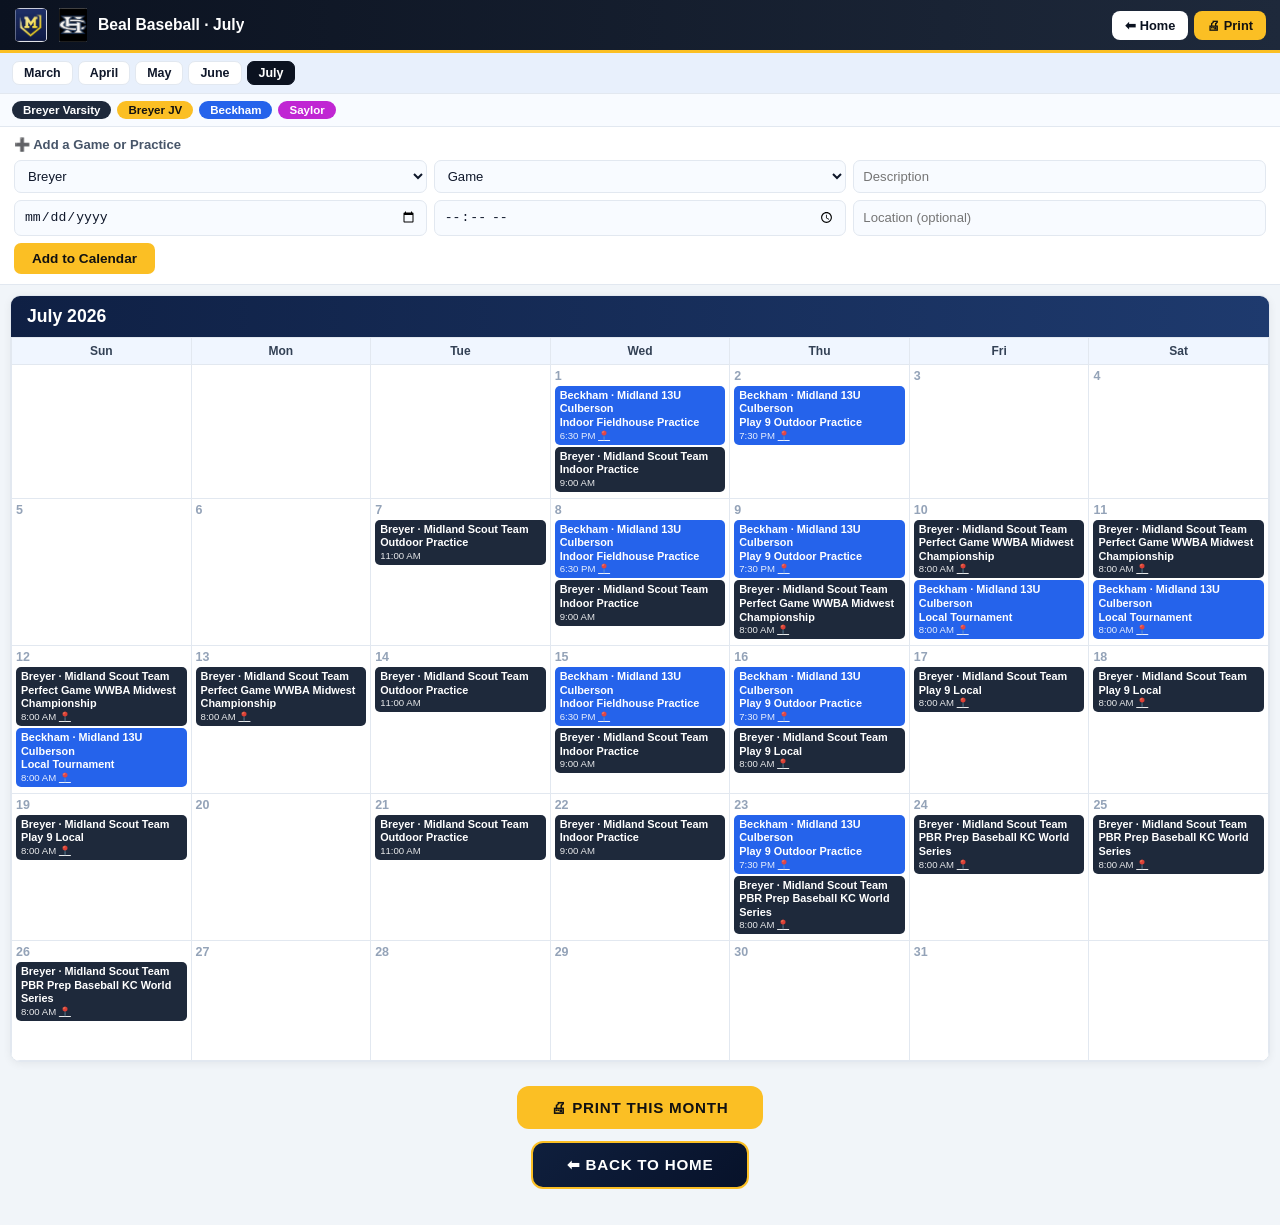
<file: july.html>
<!doctype html>
<html lang="en">
<head>
  <meta charset="UTF-8"/>
  <meta name="viewport" content="width=device-width, initial-scale=1.0"/>
  <title>July - Beal Family Baseball 2026</title>
  <style>
    @page { size: landscape; margin: 0.2in; }
    * { box-sizing: border-box; margin: 0; padding: 0; }
    :root {
      --navy: #0b1220; --gold: #fbbf24;
      --breyer: #1e293b; --bj: #fbbf24;
      --beckham: #2563eb; --saylor: #c026d3;
      --line: #e2e8f0; --bg: #f1f5f9;
    }
    body { font-family: "Segoe UI", Arial, sans-serif; background: var(--bg); color: #0f172a; }

    /* ── TOPBAR ── */
    .topbar {
      background: linear-gradient(90deg, var(--navy), #1e293b);
      color: #fff; padding: 8px 14px;
      display: flex; align-items: center; justify-content: space-between;
      gap: 8px; border-bottom: 3px solid var(--gold);
      position: sticky; top: 0; z-index: 10;
    }
    .tl { display: flex; align-items: center; gap: 8px; min-width: 0; flex: 1; }
    .tl img { height: 34px; width: 34px; object-fit: contain; border-radius: 6px; flex-shrink: 0; }
    .tl h1 { font-size: clamp(.75rem, 2vw, .98rem); font-weight: 800; white-space: nowrap; overflow: hidden; text-overflow: ellipsis; }
    .tr { display: flex; align-items: center; gap: 6px; flex-shrink: 0; }
    .btn { border: 0; border-radius: 8px; padding: 7px 13px; font-weight: 700; font-size: .8rem; text-decoration: none; cursor: pointer; white-space: nowrap; display: inline-block; }
    .btn-home { background: #fff; color: #0b1220; }
    .btn-print { background: var(--gold); color: #111; }

    /* ── MONTH NAV ── */
    .mnav { display: flex; flex-wrap: wrap; gap: 5px; padding: 8px 12px; background: #e8f0fc; border-bottom: 1px solid var(--line); }
    .mnav a { background: #fff; border: 1px solid var(--line); border-radius: 7px; padding: 4px 11px; font-size: .78rem; font-weight: 700; text-decoration: none; color: #0f172a; }
    .mnav a.active, .mnav a:hover { background: var(--navy); color: #fff; border-color: var(--navy); }

    /* ── LEGEND ── */
    .legend { display: flex; flex-wrap: wrap; gap: 6px; padding: 7px 12px; background: #f8fbff; border-bottom: 1px solid var(--line); }
    .chip { padding: 3px 11px; border-radius: 999px; font-size: .72rem; font-weight: 700; }
    .chip.bv { background: var(--breyer); color: #fff; }
    .chip.bj { background: var(--bj); color: #111; }
    .chip.be { background: var(--beckham); color: #fff; }
    .chip.sa { background: var(--saylor); color: #fff; }

    /* ── ADD EVENT ── */
    .add-form { background: #fff; border-bottom: 1px solid var(--line); padding: 10px 14px; }
    .add-form h3 { font-size: .82rem; color: #475569; margin-bottom: 8px; }
    .form-row { display: flex; flex-wrap: wrap; gap: 7px; margin-bottom: 7px; }
    .form-row select, .form-row input { flex: 1; min-width: 100px; padding: 7px 9px; border: 1px solid var(--line); border-radius: 7px; font-size: .82rem; background: #f8fbff; color: #0f172a; }
    .add-form button { background: var(--gold); color: #111; border: 0; border-radius: 7px; padding: 8px 18px; font-weight: 700; cursor: pointer; font-size: .85rem; }

    /* ── CALENDAR GRID ── */
    #cal { padding: 10px 10px 0; }
    .month { background: #fff; border-radius: 10px; border: 1px solid var(--line); overflow: hidden; box-shadow: 0 2px 8px rgba(0,0,0,.06); }
    .month-hdr { padding: 10px 16px; background: linear-gradient(90deg, #0f2044, #1e3a6e); color: #fff; display: flex; align-items: center; gap: 10px; }
    .month-hdr h2 { font-size: 1.1rem; font-weight: 800; }
    .grid { width: 100%; border-collapse: collapse; table-layout: fixed; }
    .grid thead th { background: #f0f6ff; color: #334155; padding: 6px 2px; font-size: .75rem; font-weight: 700; text-align: center; border: 1px solid var(--line); }
    .grid td { border: 1px solid var(--line); vertical-align: top; height: 120px; padding: 4px; background: #fff; }
    .grid td:hover { background: #f8fbff; }
    .day-num { font-size: .78rem; font-weight: 700; color: #94a3b8; margin-bottom: 3px; }
    .event { border-radius: 5px; color: #fff; padding: 3px 5px; margin: 2px 0; font-size: .68rem; line-height: 1.25; cursor: default; }
    .event b { display: block; font-size: .68rem; }
    .event span { display: block; font-size: .6rem; opacity: .9; }
    .event a { color: inherit; text-decoration: underline; }
    .event.breyer-varsity { background: var(--breyer); }
    .event.breyer-jv { background: var(--bj); color: #111; }
    .event.beckham { background: var(--beckham); }
    .event.saylor { background: var(--saylor); }

    /* ── BOTTOM NAV ── */
    .bottom { text-align: center; padding: 24px 16px 36px; }
    .btn-back { display: inline-block; background: linear-gradient(135deg,#0f1f3d,#07122a); color: #fff; border: 2px solid var(--gold); border-radius: 12px; padding: 13px 34px; font-size: .95rem; font-weight: 800; text-decoration: none; letter-spacing: .05em; text-transform: uppercase; }

    /* ── MOBILE ── */
    @media (max-width: 640px) {
      .grid td { height: 80px; padding: 2px; }
      .event { font-size: .58rem; padding: 2px 3px; }
      .event b { font-size: .58rem; }
      .event span { display: none; }
      .tl h1 { max-width: 140px; }
    }

    /* ── PRINT ── */
    @page { size: landscape; margin: 0.15in; }
    @media print {
      * { -webkit-print-color-adjust: exact !important; print-color-adjust: exact !important; }
      html { zoom: 0.72; }
      .topbar, .mnav, .add-form, .bottom { display: none !important; }
      body { background: #fff; }
      #cal { padding: 0; }
      .month { border-radius: 0; box-shadow: none; border: 1px solid #ccc; }
      .month-hdr { padding: 5px 10px; }
      .month-hdr h2 { font-size: 1rem; }
      #cal-wrap { width: 100%; }
      .legend { padding: 4px 10px; }
      .chip { font-size: .65rem; padding: 2px 8px; }
      .grid thead th { font-size: .7rem; padding: 4px 2px; }
      .grid td { height: 100px; padding: 2px; }
      .day-num { font-size: .72rem; }
      .event { font-size: .6rem; padding: 2px 3px; margin: 1px 0; }
      .event b { font-size: .6rem; }
      .event span { font-size: .55rem; }
    }
  </style>
</head>
<body>
  <header class="topbar">
    <div class="tl">
      <img src="baseball-logo.png" alt="M"/>
      <img src="fhc-logo.png" alt="FHC"/>
      <h1>Beal Baseball · July</h1>
    </div>
    <div class="tr">
      <a class="btn btn-home" href="index.html">⬅ Home</a>
      <button class="btn btn-print" onclick="window.print()">🖨 Print</button>
    </div>
  </header>

  <nav class="mnav">
    <a href="march.html" >March</a>
    <a href="april.html" >April</a>
    <a href="may.html"   >May</a>
    <a href="june.html"  >June</a>
    <a href="july.html"  class="active">July</a>
  </nav>

  <div class="legend">
    <span class="chip bv">Breyer Varsity</span>
    <span class="chip bj">Breyer JV</span>
    <span class="chip be">Beckham</span>
    <span class="chip sa">Saylor</span>
  </div>

  <div class="add-form">
    <form id="aef">
      <h3>➕ Add a Game or Practice</h3>
      <div class="form-row">
        <select id="ak"><option>Breyer</option><option>Beckham</option><option>Saylor</option></select>
        <select id="at"><option>Game</option><option>Practice</option><option>Tournament</option></select>
        <input type="text" id="atitle" placeholder="Description" required/>
      </div>
      <div class="form-row">
        <input type="date" id="adate" required/>
        <input type="time" id="atime"/>
        <input type="text" id="aloc" placeholder="Location (optional)"/>
      </div>
      <button type="submit">Add to Calendar</button>
    </form>
  </div>

  <div id="cal"><div id="cal-wrap"></div></div>

  <div class="bottom">
    <button onclick="window.print()" style="display:inline-block;background:var(--gold);color:#111;border:0;border-radius:12px;padding:13px 34px;font-size:.95rem;font-weight:800;cursor:pointer;letter-spacing:.05em;text-transform:uppercase;margin-bottom:12px;">🖨 Print This Month</button><br/>
    <a class="btn-back" href="index.html">⬅ Back to Home</a>
  </div>

  <script src="calendar-data.js"></script>
  <script>
  (() => {
    const MI = 4;
    const MMETA = [{m:2,name:"March 2026"},{m:3,name:"April 2026"},{m:4,name:"May 2026"},{m:5,name:"June 2026"},{m:6,name:"July 2026"}];
    const {m, name} = MMETA[MI];
    const Y = 2026;
    const pad = n => String(n).padStart(2,"0");
    const iso = d => `${d.getFullYear()}-${pad(d.getMonth()+1)}-${pad(d.getDate())}`;
    const esc = (s="") => String(s).replace(/[&<>"']/g,c=>({'&':'&amp;','<':'&lt;','>':'&gt;','"':'&quot;',"'":'&#39;'}[c]));
    function inRange(d,s,e){return d>=s&&d<=e}
    function occursOn(ev,dt){return ev.date===dt||(ev.startDate&&ev.endDate&&inRange(dt,ev.startDate,ev.endDate))}
    function cls(ev){if(ev.kid==="Breyer")return(ev.team||"").toLowerCase().includes("jv")?"breyer-jv":"breyer-varsity";return ev.kid.toLowerCase();}
    function mapLink(loc){if(!loc||loc==="TBD")return "";return `<a target="_blank" href="https://maps.google.com/?q=${encodeURIComponent(loc)}">📍</a>`;}
    function evHtml(ev){
      const loc=ev.location||"TBD";
      return `<div class="event ${cls(ev)}"><b>${esc(ev.kid)}${ev.team?` · ${esc(ev.team)}`:""}<br>${esc(ev.title)}</b><span>${esc(ev.time||"All Day")} ${mapLink(loc)}</span></div>`;
    }
    function render(){
      const first=new Date(Y,m,1), last=new Date(Y,m+1,0);
      const days=last.getDate(), sw=first.getDay();
      let html=`<div class="month"><div class="month-hdr"><h2>${name}</h2></div><table class="grid"><thead><tr><th>Sun</th><th>Mon</th><th>Tue</th><th>Wed</th><th>Thu</th><th>Fri</th><th>Sat</th></tr></thead><tbody><tr>`;
      let cell=0;
      for(;cell<sw;cell++) html+="<td></td>";
      for(let day=1;day<=days;day++,cell++){
        if(cell%7===0&&cell!==0) html+="</tr><tr>";
        const dt=iso(new Date(Y,m,day));
        const evs=(window.BEAL_EVENTS||[]).filter(ev=>occursOn(ev,dt)).sort((a,b)=>(a.time||"").localeCompare(b.time||""));
        html+=`<td><div class="day-num">${day}</div>${evs.map(evHtml).join("")}</td>`;
      }
      while(cell%7!==0){html+="<td></td>";cell++}
      html+="</tr></tbody></table></div>";
      document.getElementById("cal-wrap").innerHTML=html;
    }
    render();
    document.getElementById("aef").addEventListener("submit",function(e){
      e.preventDefault();
      const kid=document.getElementById("ak").value;
      const type=document.getElementById("at").value;
      const title=document.getElementById("atitle").value.trim();
      const date=document.getElementById("adate").value;
      const rt=document.getElementById("atime").value;
      const loc=document.getElementById("aloc").value.trim()||"TBD";
      if(!title||!date)return;
      let time="TBD";
      if(rt){const[h,mn]=rt.split(":").map(Number);const ap=h>=12?"PM":"AM";time=`${h%12||12}:${pad(mn)} ${ap}`;}
      window.BEAL_EVENTS.push({kid,team:"",date,title:`${type}: ${title}`,time,location:loc});
      render();e.target.reset();
    });
  })();
  </script>
</body>
</html>
</file>
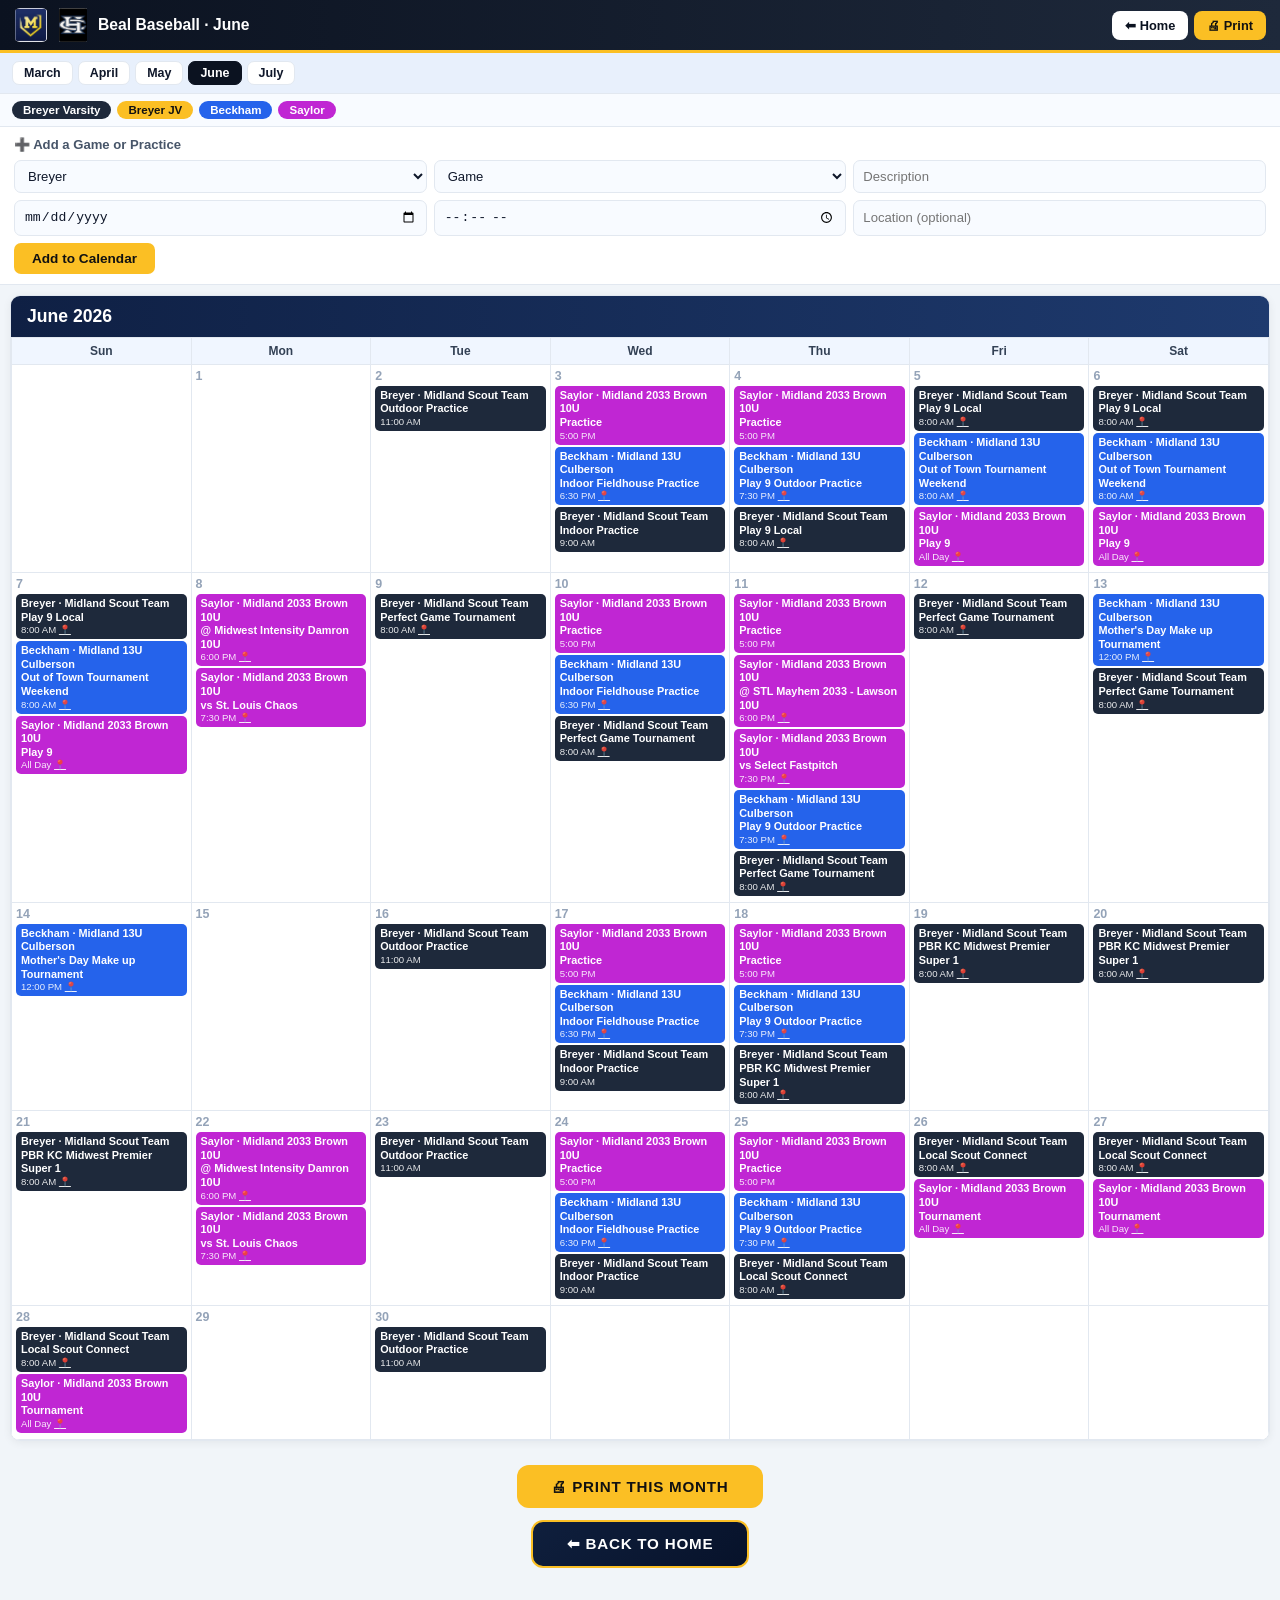
<file: june.html>
<!doctype html>
<html lang="en">
<head>
  <meta charset="UTF-8"/>
  <meta name="viewport" content="width=device-width, initial-scale=1.0"/>
  <title>June - Beal Family Baseball 2026</title>
  <style>
    @page { size: landscape; margin: 0.2in; }
    * { box-sizing: border-box; margin: 0; padding: 0; }
    :root {
      --navy: #0b1220; --gold: #fbbf24;
      --breyer: #1e293b; --bj: #fbbf24;
      --beckham: #2563eb; --saylor: #c026d3;
      --line: #e2e8f0; --bg: #f1f5f9;
    }
    body { font-family: "Segoe UI", Arial, sans-serif; background: var(--bg); color: #0f172a; }

    /* ── TOPBAR ── */
    .topbar {
      background: linear-gradient(90deg, var(--navy), #1e293b);
      color: #fff; padding: 8px 14px;
      display: flex; align-items: center; justify-content: space-between;
      gap: 8px; border-bottom: 3px solid var(--gold);
      position: sticky; top: 0; z-index: 10;
    }
    .tl { display: flex; align-items: center; gap: 8px; min-width: 0; flex: 1; }
    .tl img { height: 34px; width: 34px; object-fit: contain; border-radius: 6px; flex-shrink: 0; }
    .tl h1 { font-size: clamp(.75rem, 2vw, .98rem); font-weight: 800; white-space: nowrap; overflow: hidden; text-overflow: ellipsis; }
    .tr { display: flex; align-items: center; gap: 6px; flex-shrink: 0; }
    .btn { border: 0; border-radius: 8px; padding: 7px 13px; font-weight: 700; font-size: .8rem; text-decoration: none; cursor: pointer; white-space: nowrap; display: inline-block; }
    .btn-home { background: #fff; color: #0b1220; }
    .btn-print { background: var(--gold); color: #111; }

    /* ── MONTH NAV ── */
    .mnav { display: flex; flex-wrap: wrap; gap: 5px; padding: 8px 12px; background: #e8f0fc; border-bottom: 1px solid var(--line); }
    .mnav a { background: #fff; border: 1px solid var(--line); border-radius: 7px; padding: 4px 11px; font-size: .78rem; font-weight: 700; text-decoration: none; color: #0f172a; }
    .mnav a.active, .mnav a:hover { background: var(--navy); color: #fff; border-color: var(--navy); }

    /* ── LEGEND ── */
    .legend { display: flex; flex-wrap: wrap; gap: 6px; padding: 7px 12px; background: #f8fbff; border-bottom: 1px solid var(--line); }
    .chip { padding: 3px 11px; border-radius: 999px; font-size: .72rem; font-weight: 700; }
    .chip.bv { background: var(--breyer); color: #fff; }
    .chip.bj { background: var(--bj); color: #111; }
    .chip.be { background: var(--beckham); color: #fff; }
    .chip.sa { background: var(--saylor); color: #fff; }

    /* ── ADD EVENT ── */
    .add-form { background: #fff; border-bottom: 1px solid var(--line); padding: 10px 14px; }
    .add-form h3 { font-size: .82rem; color: #475569; margin-bottom: 8px; }
    .form-row { display: flex; flex-wrap: wrap; gap: 7px; margin-bottom: 7px; }
    .form-row select, .form-row input { flex: 1; min-width: 100px; padding: 7px 9px; border: 1px solid var(--line); border-radius: 7px; font-size: .82rem; background: #f8fbff; color: #0f172a; }
    .add-form button { background: var(--gold); color: #111; border: 0; border-radius: 7px; padding: 8px 18px; font-weight: 700; cursor: pointer; font-size: .85rem; }

    /* ── CALENDAR GRID ── */
    #cal { padding: 10px 10px 0; }
    .month { background: #fff; border-radius: 10px; border: 1px solid var(--line); overflow: hidden; box-shadow: 0 2px 8px rgba(0,0,0,.06); }
    .month-hdr { padding: 10px 16px; background: linear-gradient(90deg, #0f2044, #1e3a6e); color: #fff; display: flex; align-items: center; gap: 10px; }
    .month-hdr h2 { font-size: 1.1rem; font-weight: 800; }
    .grid { width: 100%; border-collapse: collapse; table-layout: fixed; }
    .grid thead th { background: #f0f6ff; color: #334155; padding: 6px 2px; font-size: .75rem; font-weight: 700; text-align: center; border: 1px solid var(--line); }
    .grid td { border: 1px solid var(--line); vertical-align: top; height: 120px; padding: 4px; background: #fff; }
    .grid td:hover { background: #f8fbff; }
    .day-num { font-size: .78rem; font-weight: 700; color: #94a3b8; margin-bottom: 3px; }
    .event { border-radius: 5px; color: #fff; padding: 3px 5px; margin: 2px 0; font-size: .68rem; line-height: 1.25; cursor: default; }
    .event b { display: block; font-size: .68rem; }
    .event span { display: block; font-size: .6rem; opacity: .9; }
    .event a { color: inherit; text-decoration: underline; }
    .event.breyer-varsity { background: var(--breyer); }
    .event.breyer-jv { background: var(--bj); color: #111; }
    .event.beckham { background: var(--beckham); }
    .event.saylor { background: var(--saylor); }

    /* ── BOTTOM NAV ── */
    .bottom { text-align: center; padding: 24px 16px 36px; }
    .btn-back { display: inline-block; background: linear-gradient(135deg,#0f1f3d,#07122a); color: #fff; border: 2px solid var(--gold); border-radius: 12px; padding: 13px 34px; font-size: .95rem; font-weight: 800; text-decoration: none; letter-spacing: .05em; text-transform: uppercase; }

    /* ── MOBILE ── */
    @media (max-width: 640px) {
      .grid td { height: 80px; padding: 2px; }
      .event { font-size: .58rem; padding: 2px 3px; }
      .event b { font-size: .58rem; }
      .event span { display: none; }
      .tl h1 { max-width: 140px; }
    }

    /* ── PRINT ── */
    @page { size: landscape; margin: 0.15in; }
    @media print {
      * { -webkit-print-color-adjust: exact !important; print-color-adjust: exact !important; }
      html { zoom: 0.72; }
      .topbar, .mnav, .add-form, .bottom { display: none !important; }
      body { background: #fff; }
      #cal { padding: 0; }
      .month { border-radius: 0; box-shadow: none; border: 1px solid #ccc; }
      .month-hdr { padding: 5px 10px; }
      .month-hdr h2 { font-size: 1rem; }
      #cal-wrap { width: 100%; }
      .legend { padding: 4px 10px; }
      .chip { font-size: .65rem; padding: 2px 8px; }
      .grid thead th { font-size: .7rem; padding: 4px 2px; }
      .grid td { height: 100px; padding: 2px; }
      .day-num { font-size: .72rem; }
      .event { font-size: .6rem; padding: 2px 3px; margin: 1px 0; }
      .event b { font-size: .6rem; }
      .event span { font-size: .55rem; }
    }
  </style>
</head>
<body>
  <header class="topbar">
    <div class="tl">
      <img src="baseball-logo.png" alt="M"/>
      <img src="fhc-logo.png" alt="FHC"/>
      <h1>Beal Baseball · June</h1>
    </div>
    <div class="tr">
      <a class="btn btn-home" href="index.html">⬅ Home</a>
      <button class="btn btn-print" onclick="window.print()">🖨 Print</button>
    </div>
  </header>

  <nav class="mnav">
    <a href="march.html" >March</a>
    <a href="april.html" >April</a>
    <a href="may.html"   >May</a>
    <a href="june.html"  class="active">June</a>
    <a href="july.html"  >July</a>
  </nav>

  <div class="legend">
    <span class="chip bv">Breyer Varsity</span>
    <span class="chip bj">Breyer JV</span>
    <span class="chip be">Beckham</span>
    <span class="chip sa">Saylor</span>
  </div>

  <div class="add-form">
    <form id="aef">
      <h3>➕ Add a Game or Practice</h3>
      <div class="form-row">
        <select id="ak"><option>Breyer</option><option>Beckham</option><option>Saylor</option></select>
        <select id="at"><option>Game</option><option>Practice</option><option>Tournament</option></select>
        <input type="text" id="atitle" placeholder="Description" required/>
      </div>
      <div class="form-row">
        <input type="date" id="adate" required/>
        <input type="time" id="atime"/>
        <input type="text" id="aloc" placeholder="Location (optional)"/>
      </div>
      <button type="submit">Add to Calendar</button>
    </form>
  </div>

  <div id="cal"><div id="cal-wrap"></div></div>

  <div class="bottom">
    <button onclick="window.print()" style="display:inline-block;background:var(--gold);color:#111;border:0;border-radius:12px;padding:13px 34px;font-size:.95rem;font-weight:800;cursor:pointer;letter-spacing:.05em;text-transform:uppercase;margin-bottom:12px;">🖨 Print This Month</button><br/>
    <a class="btn-back" href="index.html">⬅ Back to Home</a>
  </div>

  <script src="calendar-data.js"></script>
  <script>
  (() => {
    const MI = 3;
    const MMETA = [{m:2,name:"March 2026"},{m:3,name:"April 2026"},{m:4,name:"May 2026"},{m:5,name:"June 2026"},{m:6,name:"July 2026"}];
    const {m, name} = MMETA[MI];
    const Y = 2026;
    const pad = n => String(n).padStart(2,"0");
    const iso = d => `${d.getFullYear()}-${pad(d.getMonth()+1)}-${pad(d.getDate())}`;
    const esc = (s="") => String(s).replace(/[&<>"']/g,c=>({'&':'&amp;','<':'&lt;','>':'&gt;','"':'&quot;',"'":'&#39;'}[c]));
    function inRange(d,s,e){return d>=s&&d<=e}
    function occursOn(ev,dt){return ev.date===dt||(ev.startDate&&ev.endDate&&inRange(dt,ev.startDate,ev.endDate))}
    function cls(ev){if(ev.kid==="Breyer")return(ev.team||"").toLowerCase().includes("jv")?"breyer-jv":"breyer-varsity";return ev.kid.toLowerCase();}
    function mapLink(loc){if(!loc||loc==="TBD")return "";return `<a target="_blank" href="https://maps.google.com/?q=${encodeURIComponent(loc)}">📍</a>`;}
    function evHtml(ev){
      const loc=ev.location||"TBD";
      return `<div class="event ${cls(ev)}"><b>${esc(ev.kid)}${ev.team?` · ${esc(ev.team)}`:""}<br>${esc(ev.title)}</b><span>${esc(ev.time||"All Day")} ${mapLink(loc)}</span></div>`;
    }
    function render(){
      const first=new Date(Y,m,1), last=new Date(Y,m+1,0);
      const days=last.getDate(), sw=first.getDay();
      let html=`<div class="month"><div class="month-hdr"><h2>${name}</h2></div><table class="grid"><thead><tr><th>Sun</th><th>Mon</th><th>Tue</th><th>Wed</th><th>Thu</th><th>Fri</th><th>Sat</th></tr></thead><tbody><tr>`;
      let cell=0;
      for(;cell<sw;cell++) html+="<td></td>";
      for(let day=1;day<=days;day++,cell++){
        if(cell%7===0&&cell!==0) html+="</tr><tr>";
        const dt=iso(new Date(Y,m,day));
        const evs=(window.BEAL_EVENTS||[]).filter(ev=>occursOn(ev,dt)).sort((a,b)=>(a.time||"").localeCompare(b.time||""));
        html+=`<td><div class="day-num">${day}</div>${evs.map(evHtml).join("")}</td>`;
      }
      while(cell%7!==0){html+="<td></td>";cell++}
      html+="</tr></tbody></table></div>";
      document.getElementById("cal-wrap").innerHTML=html;
    }
    render();
    document.getElementById("aef").addEventListener("submit",function(e){
      e.preventDefault();
      const kid=document.getElementById("ak").value;
      const type=document.getElementById("at").value;
      const title=document.getElementById("atitle").value.trim();
      const date=document.getElementById("adate").value;
      const rt=document.getElementById("atime").value;
      const loc=document.getElementById("aloc").value.trim()||"TBD";
      if(!title||!date)return;
      let time="TBD";
      if(rt){const[h,mn]=rt.split(":").map(Number);const ap=h>=12?"PM":"AM";time=`${h%12||12}:${pad(mn)} ${ap}`;}
      window.BEAL_EVENTS.push({kid,team:"",date,title:`${type}: ${title}`,time,location:loc});
      render();e.target.reset();
    });
  })();
  </script>
</body>
</html>
</file>
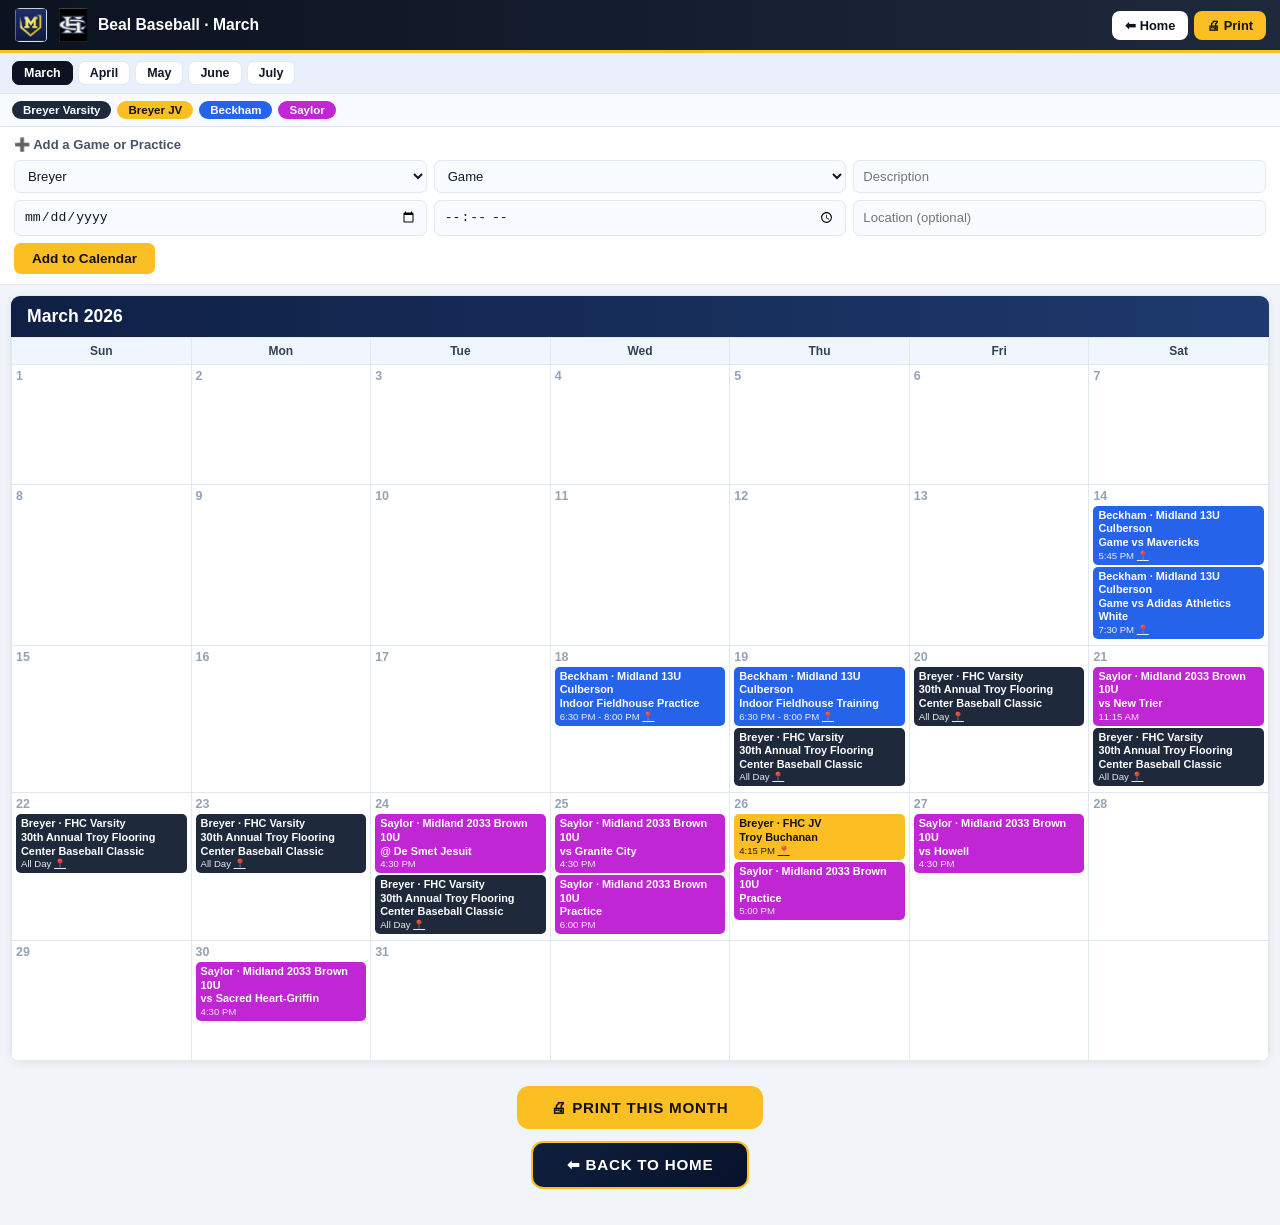
<file: march.html>
<!doctype html>
<html lang="en">
<head>
  <meta charset="UTF-8"/>
  <meta name="viewport" content="width=device-width, initial-scale=1.0"/>
  <title>March - Beal Family Baseball 2026</title>
  <style>
    @page { size: landscape; margin: 0.2in; }
    * { box-sizing: border-box; margin: 0; padding: 0; }
    :root {
      --navy: #0b1220; --gold: #fbbf24;
      --breyer: #1e293b; --bj: #fbbf24;
      --beckham: #2563eb; --saylor: #c026d3;
      --line: #e2e8f0; --bg: #f1f5f9;
    }
    body { font-family: "Segoe UI", Arial, sans-serif; background: var(--bg); color: #0f172a; }

    /* ── TOPBAR ── */
    .topbar {
      background: linear-gradient(90deg, var(--navy), #1e293b);
      color: #fff; padding: 8px 14px;
      display: flex; align-items: center; justify-content: space-between;
      gap: 8px; border-bottom: 3px solid var(--gold);
      position: sticky; top: 0; z-index: 10;
    }
    .tl { display: flex; align-items: center; gap: 8px; min-width: 0; flex: 1; }
    .tl img { height: 34px; width: 34px; object-fit: contain; border-radius: 6px; flex-shrink: 0; }
    .tl h1 { font-size: clamp(.75rem, 2vw, .98rem); font-weight: 800; white-space: nowrap; overflow: hidden; text-overflow: ellipsis; }
    .tr { display: flex; align-items: center; gap: 6px; flex-shrink: 0; }
    .btn { border: 0; border-radius: 8px; padding: 7px 13px; font-weight: 700; font-size: .8rem; text-decoration: none; cursor: pointer; white-space: nowrap; display: inline-block; }
    .btn-home { background: #fff; color: #0b1220; }
    .btn-print { background: var(--gold); color: #111; }

    /* ── MONTH NAV ── */
    .mnav { display: flex; flex-wrap: wrap; gap: 5px; padding: 8px 12px; background: #e8f0fc; border-bottom: 1px solid var(--line); }
    .mnav a { background: #fff; border: 1px solid var(--line); border-radius: 7px; padding: 4px 11px; font-size: .78rem; font-weight: 700; text-decoration: none; color: #0f172a; }
    .mnav a.active, .mnav a:hover { background: var(--navy); color: #fff; border-color: var(--navy); }

    /* ── LEGEND ── */
    .legend { display: flex; flex-wrap: wrap; gap: 6px; padding: 7px 12px; background: #f8fbff; border-bottom: 1px solid var(--line); }
    .chip { padding: 3px 11px; border-radius: 999px; font-size: .72rem; font-weight: 700; }
    .chip.bv { background: var(--breyer); color: #fff; }
    .chip.bj { background: var(--bj); color: #111; }
    .chip.be { background: var(--beckham); color: #fff; }
    .chip.sa { background: var(--saylor); color: #fff; }

    /* ── ADD EVENT ── */
    .add-form { background: #fff; border-bottom: 1px solid var(--line); padding: 10px 14px; }
    .add-form h3 { font-size: .82rem; color: #475569; margin-bottom: 8px; }
    .form-row { display: flex; flex-wrap: wrap; gap: 7px; margin-bottom: 7px; }
    .form-row select, .form-row input { flex: 1; min-width: 100px; padding: 7px 9px; border: 1px solid var(--line); border-radius: 7px; font-size: .82rem; background: #f8fbff; color: #0f172a; }
    .add-form button { background: var(--gold); color: #111; border: 0; border-radius: 7px; padding: 8px 18px; font-weight: 700; cursor: pointer; font-size: .85rem; }

    /* ── CALENDAR GRID ── */
    #cal { padding: 10px 10px 0; }
    .month { background: #fff; border-radius: 10px; border: 1px solid var(--line); overflow: hidden; box-shadow: 0 2px 8px rgba(0,0,0,.06); }
    .month-hdr { padding: 10px 16px; background: linear-gradient(90deg, #0f2044, #1e3a6e); color: #fff; display: flex; align-items: center; gap: 10px; }
    .month-hdr h2 { font-size: 1.1rem; font-weight: 800; }
    .grid { width: 100%; border-collapse: collapse; table-layout: fixed; }
    .grid thead th { background: #f0f6ff; color: #334155; padding: 6px 2px; font-size: .75rem; font-weight: 700; text-align: center; border: 1px solid var(--line); }
    .grid td { border: 1px solid var(--line); vertical-align: top; height: 120px; padding: 4px; background: #fff; }
    .grid td:hover { background: #f8fbff; }
    .day-num { font-size: .78rem; font-weight: 700; color: #94a3b8; margin-bottom: 3px; }
    .event { border-radius: 5px; color: #fff; padding: 3px 5px; margin: 2px 0; font-size: .68rem; line-height: 1.25; cursor: default; }
    .event b { display: block; font-size: .68rem; }
    .event span { display: block; font-size: .6rem; opacity: .9; }
    .event a { color: inherit; text-decoration: underline; }
    .event.breyer-varsity { background: var(--breyer); }
    .event.breyer-jv { background: var(--bj); color: #111; }
    .event.beckham { background: var(--beckham); }
    .event.saylor { background: var(--saylor); }

    /* ── BOTTOM NAV ── */
    .bottom { text-align: center; padding: 24px 16px 36px; }
    .btn-back { display: inline-block; background: linear-gradient(135deg,#0f1f3d,#07122a); color: #fff; border: 2px solid var(--gold); border-radius: 12px; padding: 13px 34px; font-size: .95rem; font-weight: 800; text-decoration: none; letter-spacing: .05em; text-transform: uppercase; }

    /* ── MOBILE ── */
    @media (max-width: 640px) {
      .grid td { height: 80px; padding: 2px; }
      .event { font-size: .58rem; padding: 2px 3px; }
      .event b { font-size: .58rem; }
      .event span { display: none; }
      .tl h1 { max-width: 140px; }
    }

    /* ── PRINT ── */
    @page { size: landscape; margin: 0.15in; }
    @media print {
      * { -webkit-print-color-adjust: exact !important; print-color-adjust: exact !important; }
      html { zoom: 0.72; }
      .topbar, .mnav, .add-form, .bottom { display: none !important; }
      body { background: #fff; }
      #cal { padding: 0; }
      .month { border-radius: 0; box-shadow: none; border: 1px solid #ccc; }
      .month-hdr { padding: 5px 10px; }
      .month-hdr h2 { font-size: 1rem; }
      #cal-wrap { width: 100%; }
      .legend { padding: 4px 10px; }
      .chip { font-size: .65rem; padding: 2px 8px; }
      .grid thead th { font-size: .7rem; padding: 4px 2px; }
      .grid td { height: 100px; padding: 2px; }
      .day-num { font-size: .72rem; }
      .event { font-size: .6rem; padding: 2px 3px; margin: 1px 0; }
      .event b { font-size: .6rem; }
      .event span { font-size: .55rem; }
    }
  </style>
</head>
<body>
  <header class="topbar">
    <div class="tl">
      <img src="baseball-logo.png" alt="M"/>
      <img src="fhc-logo.png" alt="FHC"/>
      <h1>Beal Baseball · March</h1>
    </div>
    <div class="tr">
      <a class="btn btn-home" href="index.html">⬅ Home</a>
      <button class="btn btn-print" onclick="window.print()">🖨 Print</button>
    </div>
  </header>

  <nav class="mnav">
    <a href="march.html" class="active">March</a>
    <a href="april.html" >April</a>
    <a href="may.html"   >May</a>
    <a href="june.html"  >June</a>
    <a href="july.html"  >July</a>
  </nav>

  <div class="legend">
    <span class="chip bv">Breyer Varsity</span>
    <span class="chip bj">Breyer JV</span>
    <span class="chip be">Beckham</span>
    <span class="chip sa">Saylor</span>
  </div>

  <div class="add-form">
    <form id="aef">
      <h3>➕ Add a Game or Practice</h3>
      <div class="form-row">
        <select id="ak"><option>Breyer</option><option>Beckham</option><option>Saylor</option></select>
        <select id="at"><option>Game</option><option>Practice</option><option>Tournament</option></select>
        <input type="text" id="atitle" placeholder="Description" required/>
      </div>
      <div class="form-row">
        <input type="date" id="adate" required/>
        <input type="time" id="atime"/>
        <input type="text" id="aloc" placeholder="Location (optional)"/>
      </div>
      <button type="submit">Add to Calendar</button>
    </form>
  </div>

  <div id="cal"><div id="cal-wrap"></div></div>

  <div class="bottom">
    <button onclick="window.print()" style="display:inline-block;background:var(--gold);color:#111;border:0;border-radius:12px;padding:13px 34px;font-size:.95rem;font-weight:800;cursor:pointer;letter-spacing:.05em;text-transform:uppercase;margin-bottom:12px;">🖨 Print This Month</button><br/>
    <a class="btn-back" href="index.html">⬅ Back to Home</a>
  </div>

  <script src="calendar-data.js"></script>
  <script>
  (() => {
    const MI = 0;
    const MMETA = [{m:2,name:"March 2026"},{m:3,name:"April 2026"},{m:4,name:"May 2026"},{m:5,name:"June 2026"},{m:6,name:"July 2026"}];
    const {m, name} = MMETA[MI];
    const Y = 2026;
    const pad = n => String(n).padStart(2,"0");
    const iso = d => `${d.getFullYear()}-${pad(d.getMonth()+1)}-${pad(d.getDate())}`;
    const esc = (s="") => String(s).replace(/[&<>"']/g,c=>({'&':'&amp;','<':'&lt;','>':'&gt;','"':'&quot;',"'":'&#39;'}[c]));
    function inRange(d,s,e){return d>=s&&d<=e}
    function occursOn(ev,dt){return ev.date===dt||(ev.startDate&&ev.endDate&&inRange(dt,ev.startDate,ev.endDate))}
    function cls(ev){if(ev.kid==="Breyer")return(ev.team||"").toLowerCase().includes("jv")?"breyer-jv":"breyer-varsity";return ev.kid.toLowerCase();}
    function mapLink(loc){if(!loc||loc==="TBD")return "";return `<a target="_blank" href="https://maps.google.com/?q=${encodeURIComponent(loc)}">📍</a>`;}
    function evHtml(ev){
      const loc=ev.location||"TBD";
      return `<div class="event ${cls(ev)}"><b>${esc(ev.kid)}${ev.team?` · ${esc(ev.team)}`:""}<br>${esc(ev.title)}</b><span>${esc(ev.time||"All Day")} ${mapLink(loc)}</span></div>`;
    }
    function render(){
      const first=new Date(Y,m,1), last=new Date(Y,m+1,0);
      const days=last.getDate(), sw=first.getDay();
      let html=`<div class="month"><div class="month-hdr"><h2>${name}</h2></div><table class="grid"><thead><tr><th>Sun</th><th>Mon</th><th>Tue</th><th>Wed</th><th>Thu</th><th>Fri</th><th>Sat</th></tr></thead><tbody><tr>`;
      let cell=0;
      for(;cell<sw;cell++) html+="<td></td>";
      for(let day=1;day<=days;day++,cell++){
        if(cell%7===0&&cell!==0) html+="</tr><tr>";
        const dt=iso(new Date(Y,m,day));
        const evs=(window.BEAL_EVENTS||[]).filter(ev=>occursOn(ev,dt)).sort((a,b)=>(a.time||"").localeCompare(b.time||""));
        html+=`<td><div class="day-num">${day}</div>${evs.map(evHtml).join("")}</td>`;
      }
      while(cell%7!==0){html+="<td></td>";cell++}
      html+="</tr></tbody></table></div>";
      document.getElementById("cal-wrap").innerHTML=html;
    }
    render();
    document.getElementById("aef").addEventListener("submit",function(e){
      e.preventDefault();
      const kid=document.getElementById("ak").value;
      const type=document.getElementById("at").value;
      const title=document.getElementById("atitle").value.trim();
      const date=document.getElementById("adate").value;
      const rt=document.getElementById("atime").value;
      const loc=document.getElementById("aloc").value.trim()||"TBD";
      if(!title||!date)return;
      let time="TBD";
      if(rt){const[h,mn]=rt.split(":").map(Number);const ap=h>=12?"PM":"AM";time=`${h%12||12}:${pad(mn)} ${ap}`;}
      window.BEAL_EVENTS.push({kid,team:"",date,title:`${type}: ${title}`,time,location:loc});
      render();e.target.reset();
    });
  })();
  </script>
</body>
</html>
</file>
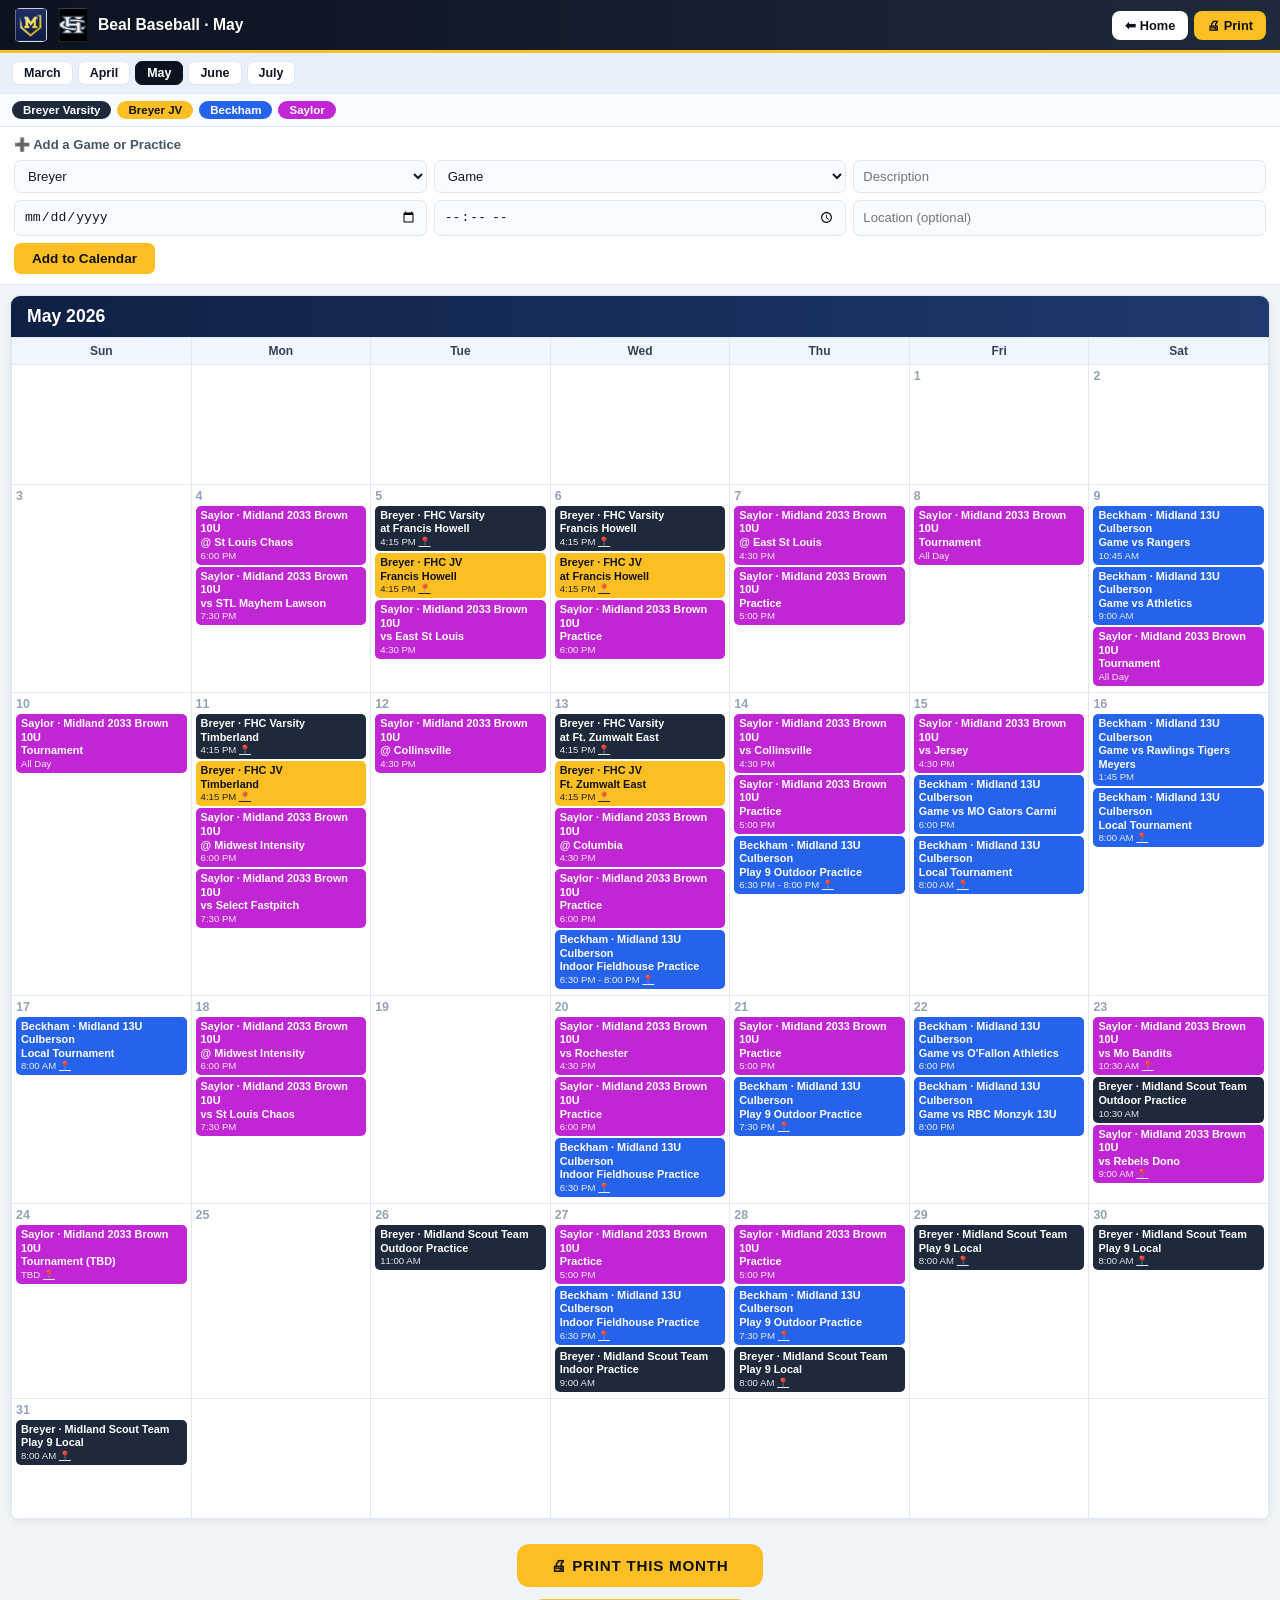
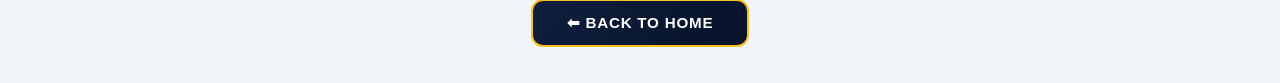
<file: may.html>
<!doctype html>
<html lang="en">
<head>
  <meta charset="UTF-8"/>
  <meta name="viewport" content="width=device-width, initial-scale=1.0"/>
  <title>May - Beal Family Baseball 2026</title>
  <style>
    @page { size: landscape; margin: 0.2in; }
    * { box-sizing: border-box; margin: 0; padding: 0; }
    :root {
      --navy: #0b1220; --gold: #fbbf24;
      --breyer: #1e293b; --bj: #fbbf24;
      --beckham: #2563eb; --saylor: #c026d3;
      --line: #e2e8f0; --bg: #f1f5f9;
    }
    body { font-family: "Segoe UI", Arial, sans-serif; background: var(--bg); color: #0f172a; }

    /* ── TOPBAR ── */
    .topbar {
      background: linear-gradient(90deg, var(--navy), #1e293b);
      color: #fff; padding: 8px 14px;
      display: flex; align-items: center; justify-content: space-between;
      gap: 8px; border-bottom: 3px solid var(--gold);
      position: sticky; top: 0; z-index: 10;
    }
    .tl { display: flex; align-items: center; gap: 8px; min-width: 0; flex: 1; }
    .tl img { height: 34px; width: 34px; object-fit: contain; border-radius: 6px; flex-shrink: 0; }
    .tl h1 { font-size: clamp(.75rem, 2vw, .98rem); font-weight: 800; white-space: nowrap; overflow: hidden; text-overflow: ellipsis; }
    .tr { display: flex; align-items: center; gap: 6px; flex-shrink: 0; }
    .btn { border: 0; border-radius: 8px; padding: 7px 13px; font-weight: 700; font-size: .8rem; text-decoration: none; cursor: pointer; white-space: nowrap; display: inline-block; }
    .btn-home { background: #fff; color: #0b1220; }
    .btn-print { background: var(--gold); color: #111; }

    /* ── MONTH NAV ── */
    .mnav { display: flex; flex-wrap: wrap; gap: 5px; padding: 8px 12px; background: #e8f0fc; border-bottom: 1px solid var(--line); }
    .mnav a { background: #fff; border: 1px solid var(--line); border-radius: 7px; padding: 4px 11px; font-size: .78rem; font-weight: 700; text-decoration: none; color: #0f172a; }
    .mnav a.active, .mnav a:hover { background: var(--navy); color: #fff; border-color: var(--navy); }

    /* ── LEGEND ── */
    .legend { display: flex; flex-wrap: wrap; gap: 6px; padding: 7px 12px; background: #f8fbff; border-bottom: 1px solid var(--line); }
    .chip { padding: 3px 11px; border-radius: 999px; font-size: .72rem; font-weight: 700; }
    .chip.bv { background: var(--breyer); color: #fff; }
    .chip.bj { background: var(--bj); color: #111; }
    .chip.be { background: var(--beckham); color: #fff; }
    .chip.sa { background: var(--saylor); color: #fff; }

    /* ── ADD EVENT ── */
    .add-form { background: #fff; border-bottom: 1px solid var(--line); padding: 10px 14px; }
    .add-form h3 { font-size: .82rem; color: #475569; margin-bottom: 8px; }
    .form-row { display: flex; flex-wrap: wrap; gap: 7px; margin-bottom: 7px; }
    .form-row select, .form-row input { flex: 1; min-width: 100px; padding: 7px 9px; border: 1px solid var(--line); border-radius: 7px; font-size: .82rem; background: #f8fbff; color: #0f172a; }
    .add-form button { background: var(--gold); color: #111; border: 0; border-radius: 7px; padding: 8px 18px; font-weight: 700; cursor: pointer; font-size: .85rem; }

    /* ── CALENDAR GRID ── */
    #cal { padding: 10px 10px 0; }
    .month { background: #fff; border-radius: 10px; border: 1px solid var(--line); overflow: hidden; box-shadow: 0 2px 8px rgba(0,0,0,.06); }
    .month-hdr { padding: 10px 16px; background: linear-gradient(90deg, #0f2044, #1e3a6e); color: #fff; display: flex; align-items: center; gap: 10px; }
    .month-hdr h2 { font-size: 1.1rem; font-weight: 800; }
    .grid { width: 100%; border-collapse: collapse; table-layout: fixed; }
    .grid thead th { background: #f0f6ff; color: #334155; padding: 6px 2px; font-size: .75rem; font-weight: 700; text-align: center; border: 1px solid var(--line); }
    .grid td { border: 1px solid var(--line); vertical-align: top; height: 120px; padding: 4px; background: #fff; }
    .grid td:hover { background: #f8fbff; }
    .day-num { font-size: .78rem; font-weight: 700; color: #94a3b8; margin-bottom: 3px; }
    .event { border-radius: 5px; color: #fff; padding: 3px 5px; margin: 2px 0; font-size: .68rem; line-height: 1.25; cursor: default; }
    .event b { display: block; font-size: .68rem; }
    .event span { display: block; font-size: .6rem; opacity: .9; }
    .event a { color: inherit; text-decoration: underline; }
    .event.breyer-varsity { background: var(--breyer); }
    .event.breyer-jv { background: var(--bj); color: #111; }
    .event.beckham { background: var(--beckham); }
    .event.saylor { background: var(--saylor); }

    /* ── BOTTOM NAV ── */
    .bottom { text-align: center; padding: 24px 16px 36px; }
    .btn-back { display: inline-block; background: linear-gradient(135deg,#0f1f3d,#07122a); color: #fff; border: 2px solid var(--gold); border-radius: 12px; padding: 13px 34px; font-size: .95rem; font-weight: 800; text-decoration: none; letter-spacing: .05em; text-transform: uppercase; }

    /* ── MOBILE ── */
    @media (max-width: 640px) {
      .grid td { height: 80px; padding: 2px; }
      .event { font-size: .58rem; padding: 2px 3px; }
      .event b { font-size: .58rem; }
      .event span { display: none; }
      .tl h1 { max-width: 140px; }
    }

    /* ── PRINT ── */
    @page { size: landscape; margin: 0.15in; }
    @media print {
      * { -webkit-print-color-adjust: exact !important; print-color-adjust: exact !important; }
      html { zoom: 0.72; }
      .topbar, .mnav, .add-form, .bottom { display: none !important; }
      body { background: #fff; }
      #cal { padding: 0; }
      .month { border-radius: 0; box-shadow: none; border: 1px solid #ccc; }
      .month-hdr { padding: 5px 10px; }
      .month-hdr h2 { font-size: 1rem; }
      #cal-wrap { width: 100%; }
      .legend { padding: 4px 10px; }
      .chip { font-size: .65rem; padding: 2px 8px; }
      .grid thead th { font-size: .7rem; padding: 4px 2px; }
      .grid td { height: 100px; padding: 2px; }
      .day-num { font-size: .72rem; }
      .event { font-size: .6rem; padding: 2px 3px; margin: 1px 0; }
      .event b { font-size: .6rem; }
      .event span { font-size: .55rem; }
    }
  </style>
</head>
<body>
  <header class="topbar">
    <div class="tl">
      <img src="baseball-logo.png" alt="M"/>
      <img src="fhc-logo.png" alt="FHC"/>
      <h1>Beal Baseball · May</h1>
    </div>
    <div class="tr">
      <a class="btn btn-home" href="index.html">⬅ Home</a>
      <button class="btn btn-print" onclick="window.print()">🖨 Print</button>
    </div>
  </header>

  <nav class="mnav">
    <a href="march.html" >March</a>
    <a href="april.html" >April</a>
    <a href="may.html"   class="active">May</a>
    <a href="june.html"  >June</a>
    <a href="july.html"  >July</a>
  </nav>

  <div class="legend">
    <span class="chip bv">Breyer Varsity</span>
    <span class="chip bj">Breyer JV</span>
    <span class="chip be">Beckham</span>
    <span class="chip sa">Saylor</span>
  </div>

  <div class="add-form">
    <form id="aef">
      <h3>➕ Add a Game or Practice</h3>
      <div class="form-row">
        <select id="ak"><option>Breyer</option><option>Beckham</option><option>Saylor</option></select>
        <select id="at"><option>Game</option><option>Practice</option><option>Tournament</option></select>
        <input type="text" id="atitle" placeholder="Description" required/>
      </div>
      <div class="form-row">
        <input type="date" id="adate" required/>
        <input type="time" id="atime"/>
        <input type="text" id="aloc" placeholder="Location (optional)"/>
      </div>
      <button type="submit">Add to Calendar</button>
    </form>
  </div>

  <div id="cal"><div id="cal-wrap"></div></div>

  <div class="bottom">
    <button onclick="window.print()" style="display:inline-block;background:var(--gold);color:#111;border:0;border-radius:12px;padding:13px 34px;font-size:.95rem;font-weight:800;cursor:pointer;letter-spacing:.05em;text-transform:uppercase;margin-bottom:12px;">🖨 Print This Month</button><br/>
    <a class="btn-back" href="index.html">⬅ Back to Home</a>
  </div>

  <script src="calendar-data.js"></script>
  <script>
  (() => {
    const MI = 2;
    const MMETA = [{m:2,name:"March 2026"},{m:3,name:"April 2026"},{m:4,name:"May 2026"},{m:5,name:"June 2026"},{m:6,name:"July 2026"}];
    const {m, name} = MMETA[MI];
    const Y = 2026;
    const pad = n => String(n).padStart(2,"0");
    const iso = d => `${d.getFullYear()}-${pad(d.getMonth()+1)}-${pad(d.getDate())}`;
    const esc = (s="") => String(s).replace(/[&<>"']/g,c=>({'&':'&amp;','<':'&lt;','>':'&gt;','"':'&quot;',"'":'&#39;'}[c]));
    function inRange(d,s,e){return d>=s&&d<=e}
    function occursOn(ev,dt){return ev.date===dt||(ev.startDate&&ev.endDate&&inRange(dt,ev.startDate,ev.endDate))}
    function cls(ev){if(ev.kid==="Breyer")return(ev.team||"").toLowerCase().includes("jv")?"breyer-jv":"breyer-varsity";return ev.kid.toLowerCase();}
    function mapLink(loc){if(!loc||loc==="TBD")return "";return `<a target="_blank" href="https://maps.google.com/?q=${encodeURIComponent(loc)}">📍</a>`;}
    function evHtml(ev){
      const loc=ev.location||"TBD";
      return `<div class="event ${cls(ev)}"><b>${esc(ev.kid)}${ev.team?` · ${esc(ev.team)}`:""}<br>${esc(ev.title)}</b><span>${esc(ev.time||"All Day")} ${mapLink(loc)}</span></div>`;
    }
    function render(){
      const first=new Date(Y,m,1), last=new Date(Y,m+1,0);
      const days=last.getDate(), sw=first.getDay();
      let html=`<div class="month"><div class="month-hdr"><h2>${name}</h2></div><table class="grid"><thead><tr><th>Sun</th><th>Mon</th><th>Tue</th><th>Wed</th><th>Thu</th><th>Fri</th><th>Sat</th></tr></thead><tbody><tr>`;
      let cell=0;
      for(;cell<sw;cell++) html+="<td></td>";
      for(let day=1;day<=days;day++,cell++){
        if(cell%7===0&&cell!==0) html+="</tr><tr>";
        const dt=iso(new Date(Y,m,day));
        const evs=(window.BEAL_EVENTS||[]).filter(ev=>occursOn(ev,dt)).sort((a,b)=>(a.time||"").localeCompare(b.time||""));
        html+=`<td><div class="day-num">${day}</div>${evs.map(evHtml).join("")}</td>`;
      }
      while(cell%7!==0){html+="<td></td>";cell++}
      html+="</tr></tbody></table></div>";
      document.getElementById("cal-wrap").innerHTML=html;
    }
    render();
    document.getElementById("aef").addEventListener("submit",function(e){
      e.preventDefault();
      const kid=document.getElementById("ak").value;
      const type=document.getElementById("at").value;
      const title=document.getElementById("atitle").value.trim();
      const date=document.getElementById("adate").value;
      const rt=document.getElementById("atime").value;
      const loc=document.getElementById("aloc").value.trim()||"TBD";
      if(!title||!date)return;
      let time="TBD";
      if(rt){const[h,mn]=rt.split(":").map(Number);const ap=h>=12?"PM":"AM";time=`${h%12||12}:${pad(mn)} ${ap}`;}
      window.BEAL_EVENTS.push({kid,team:"",date,title:`${type}: ${title}`,time,location:loc});
      render();e.target.reset();
    });
  })();
  </script>
</body>
</html>
</file>
